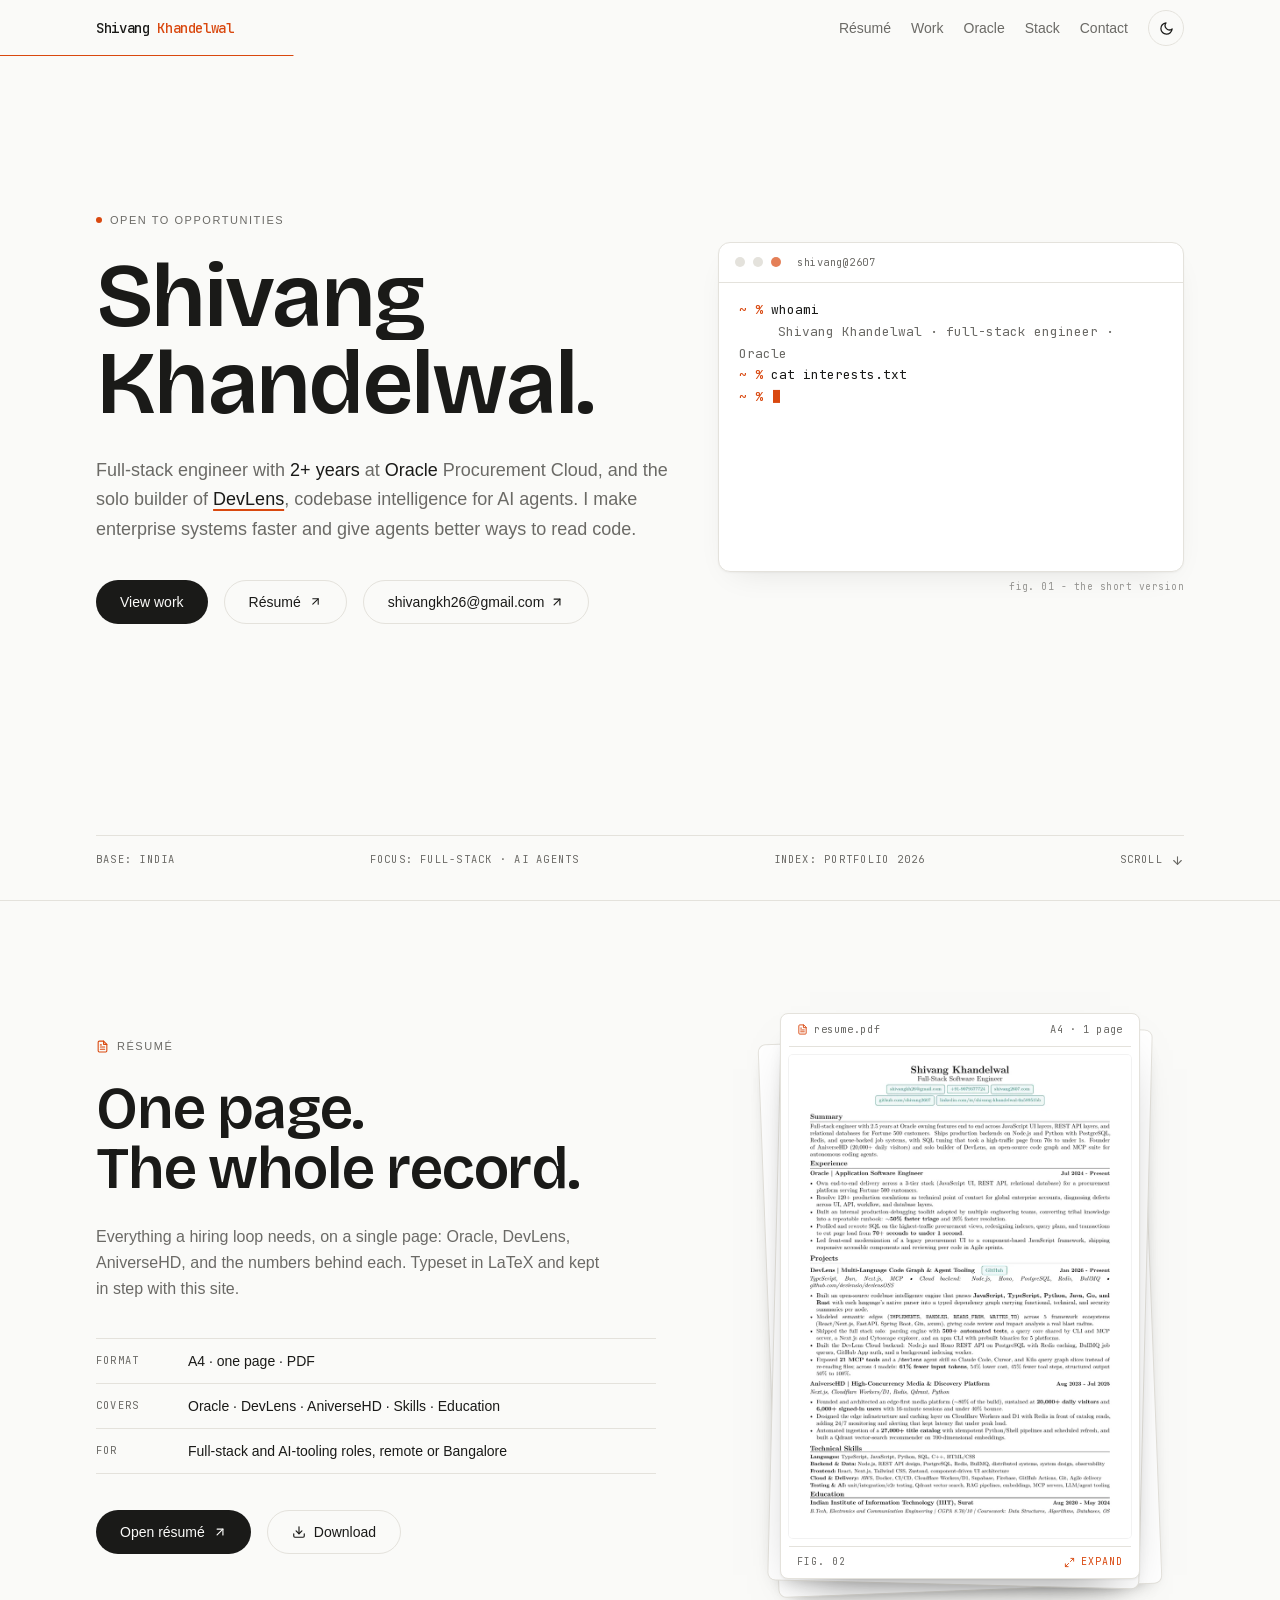
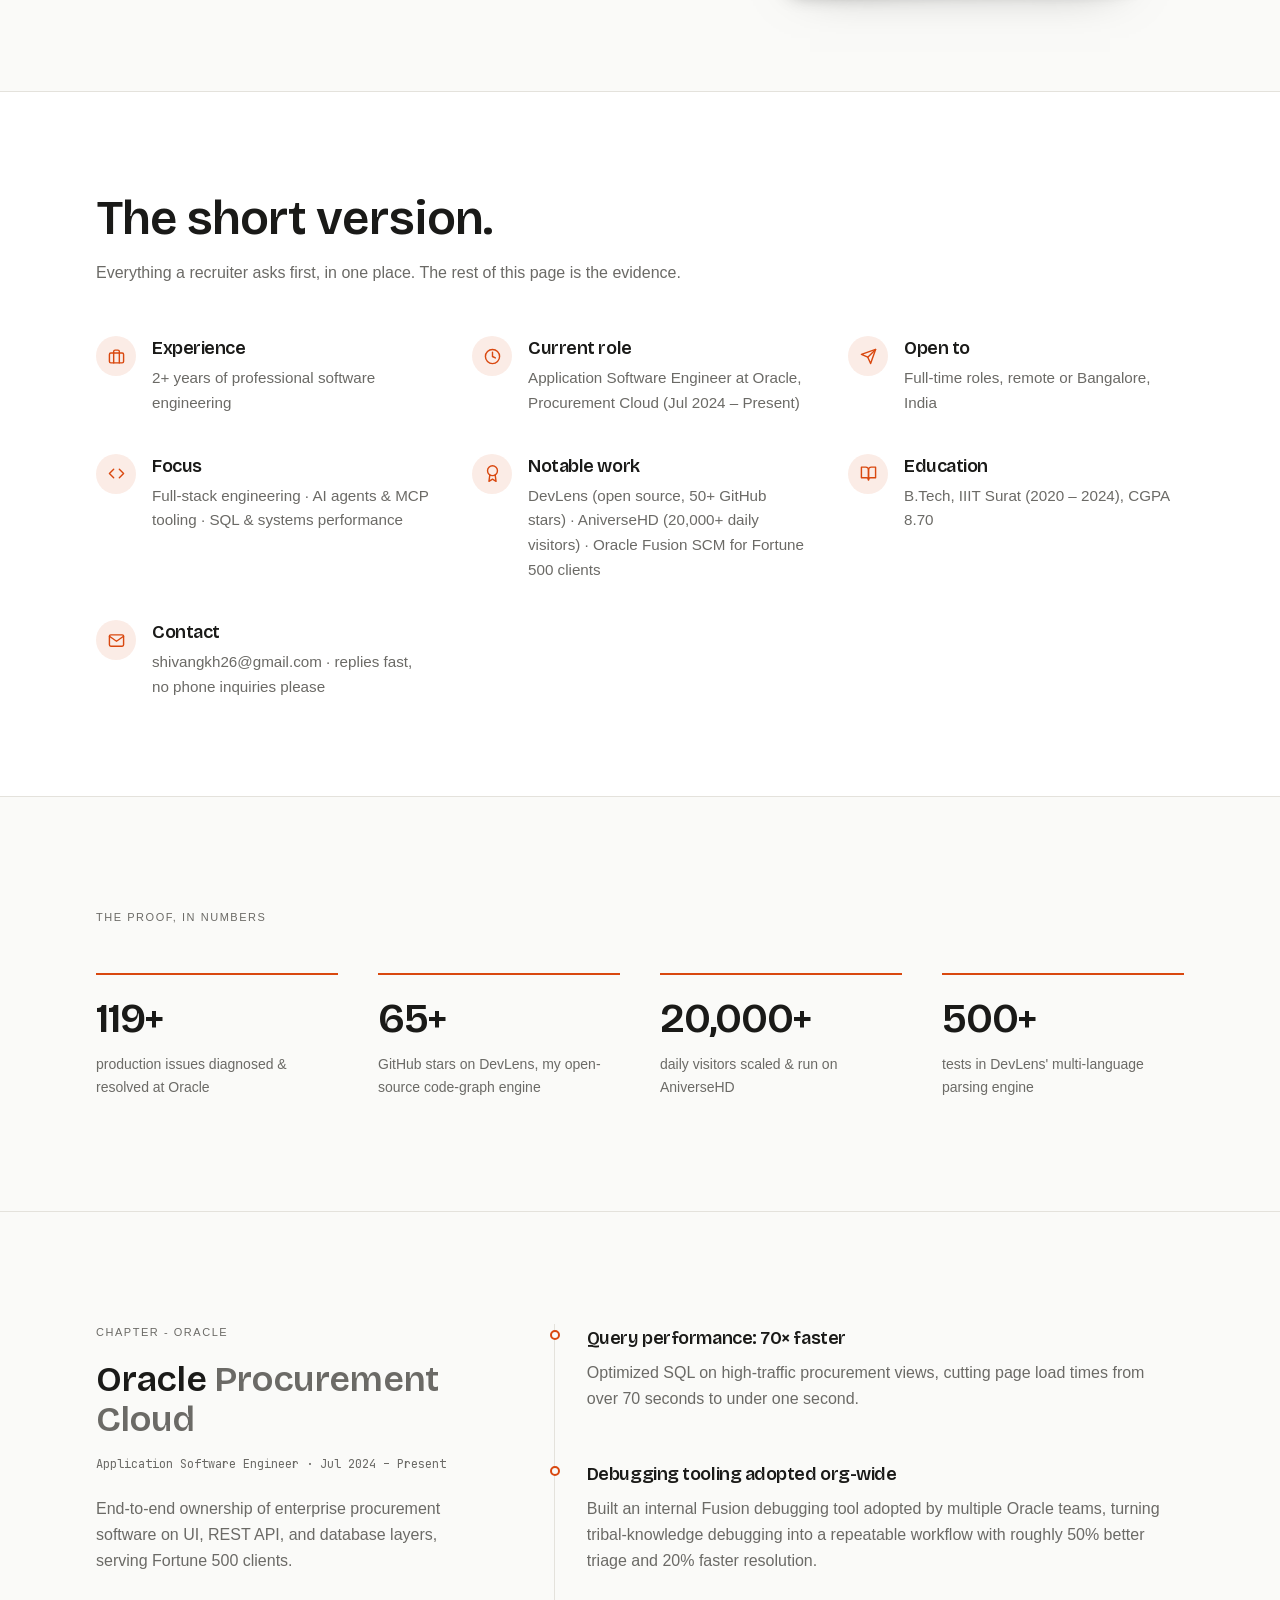
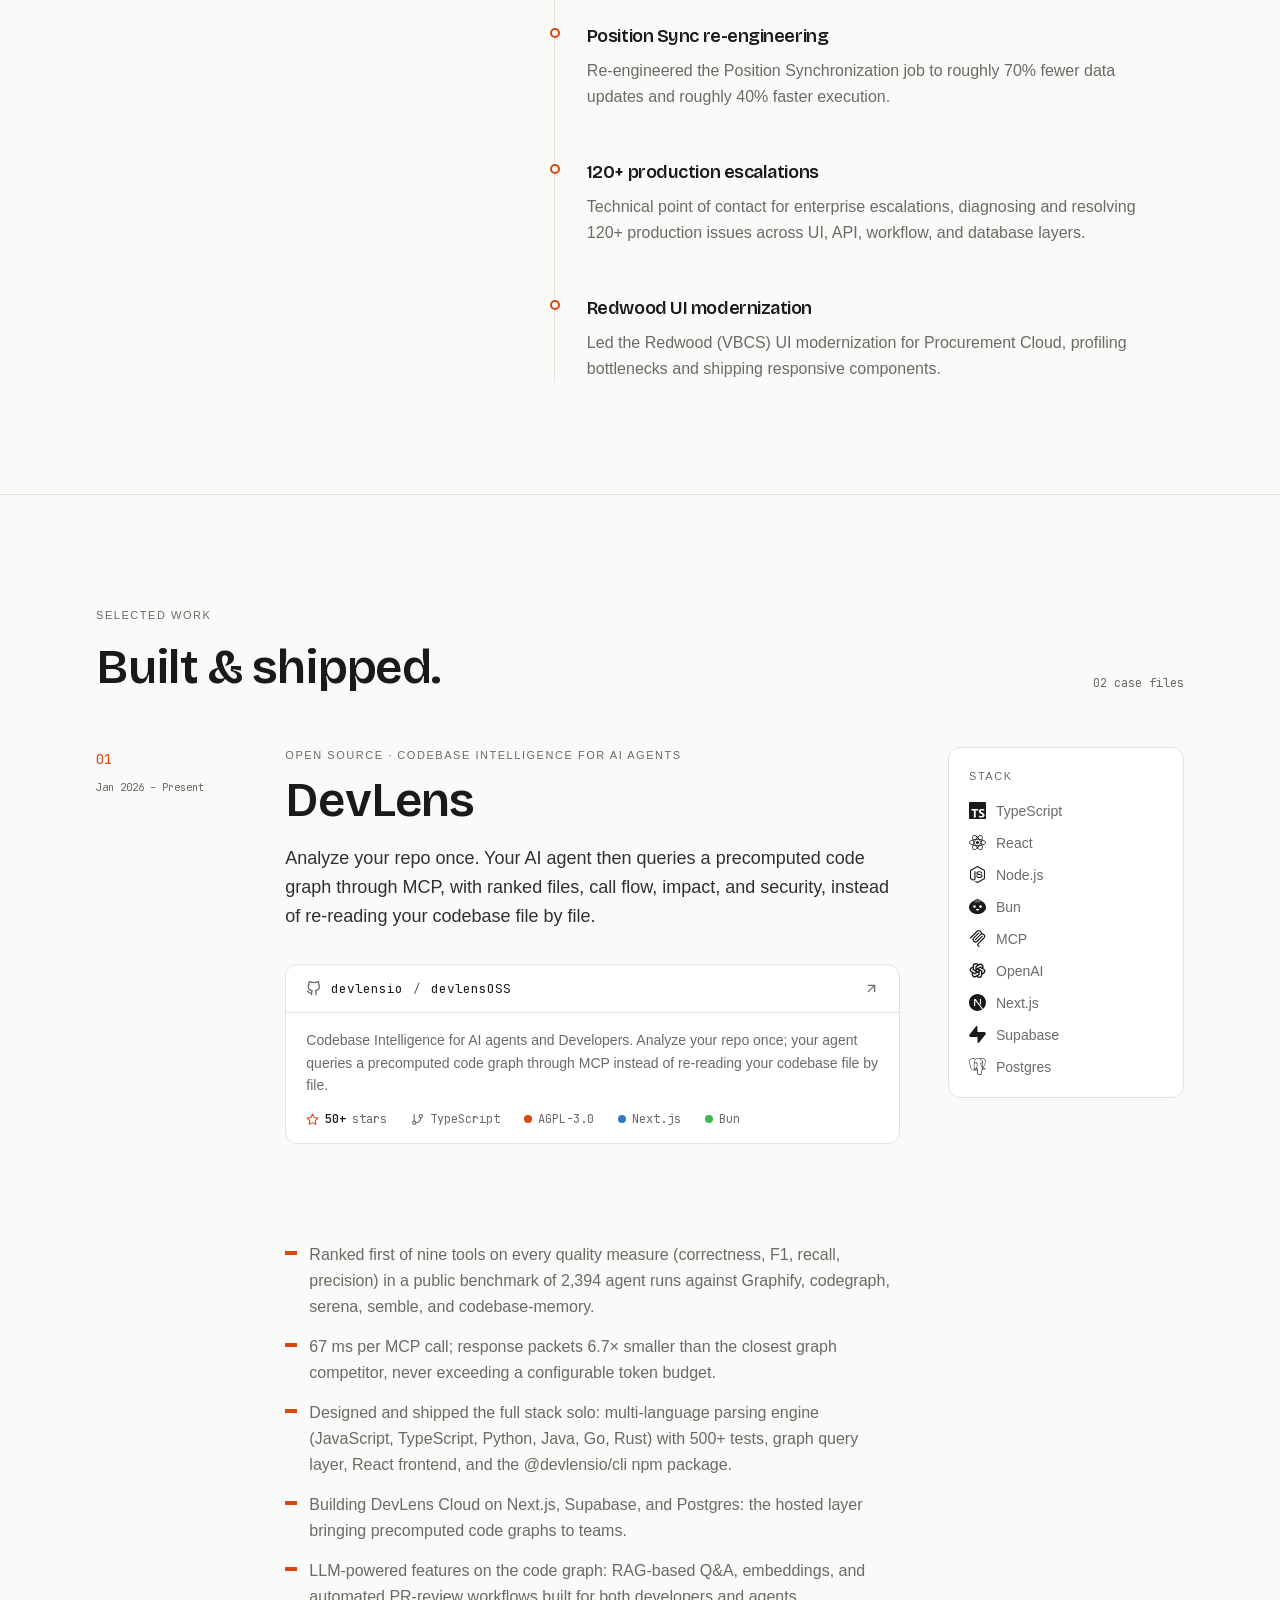
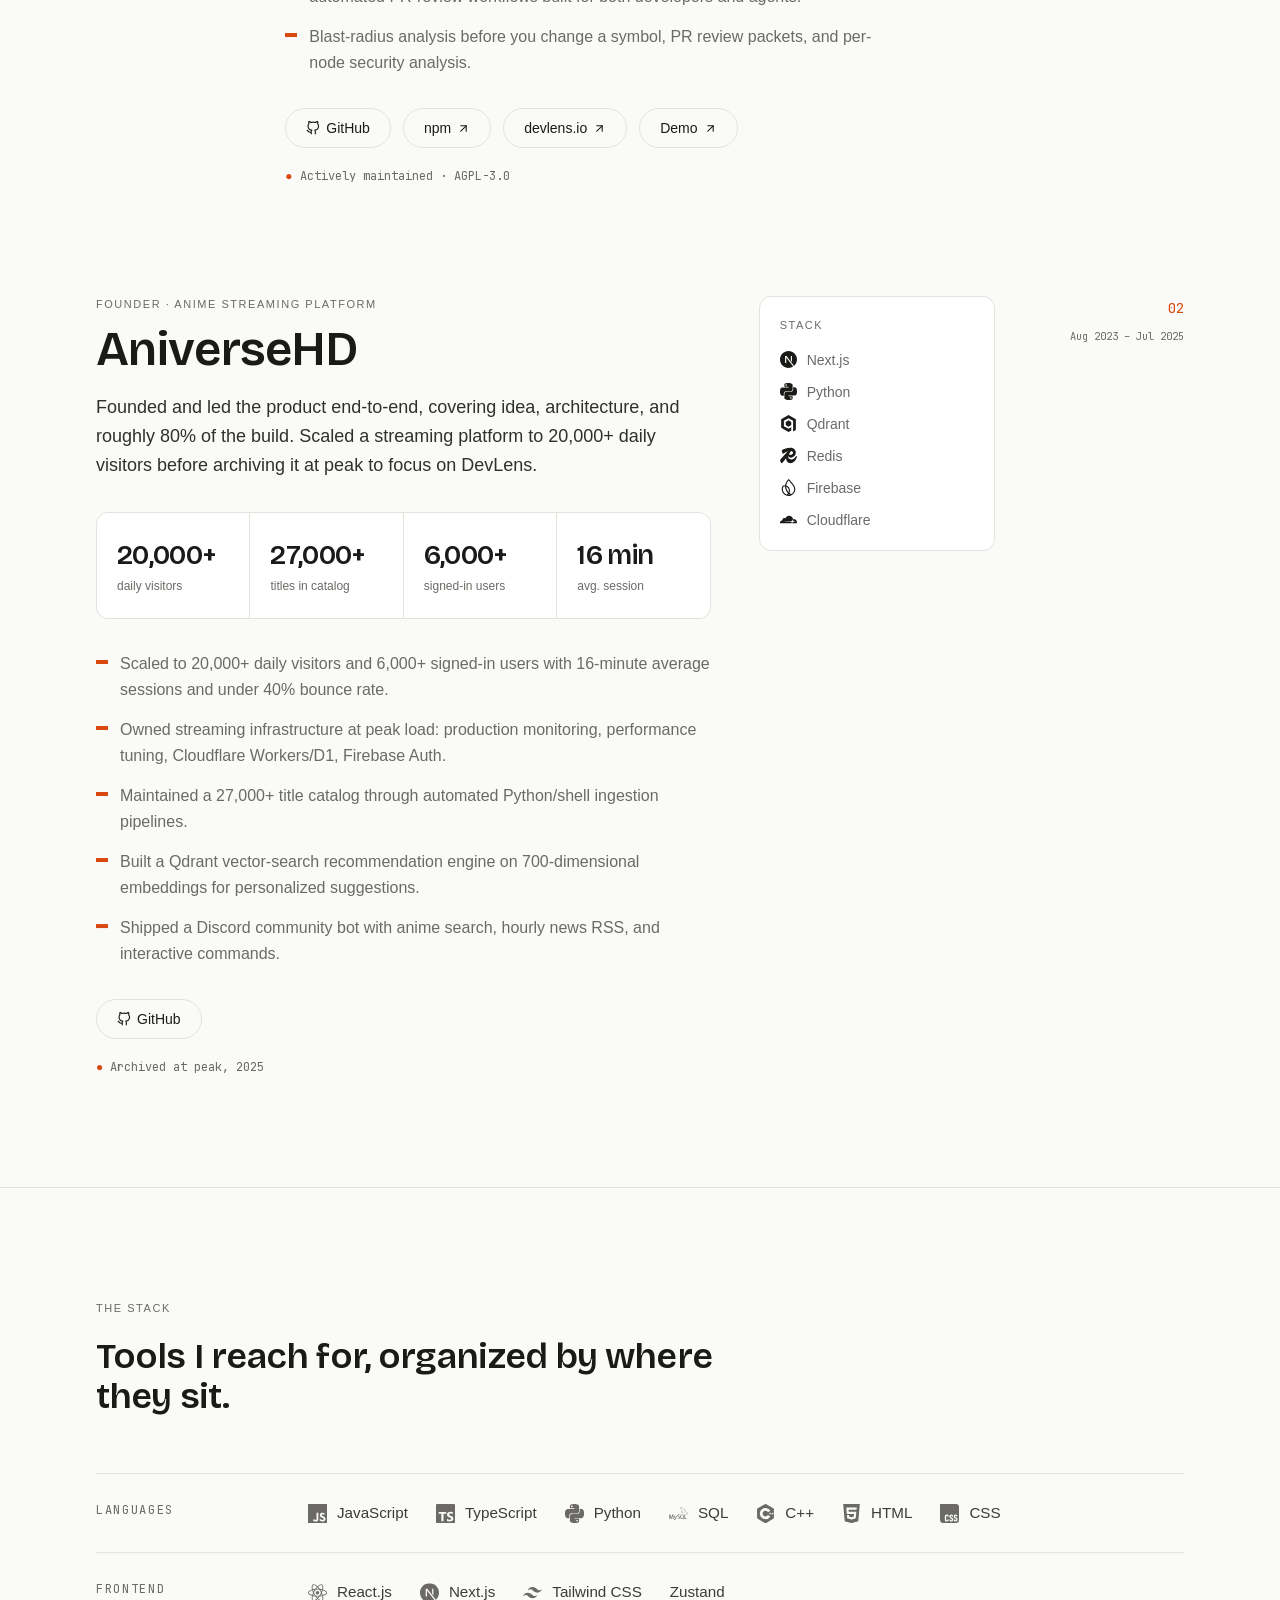
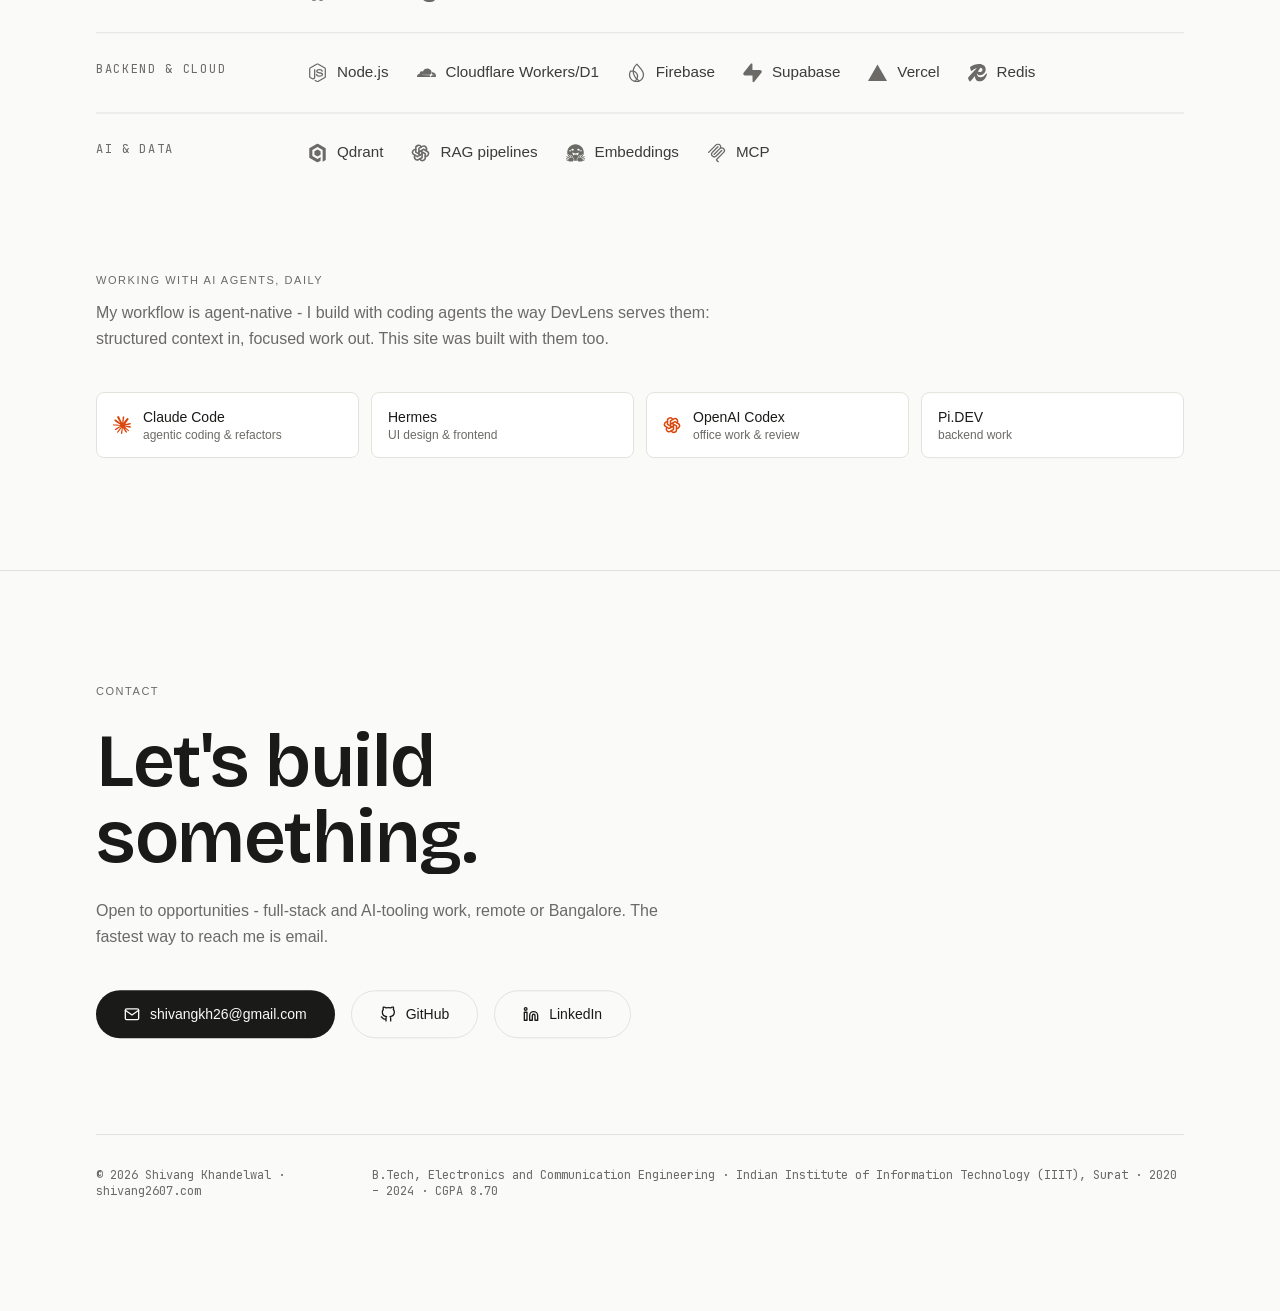
<file: index.html>
<!DOCTYPE html><html lang="en" data-theme="light"><head><meta charSet="utf-8"/><meta name="viewport" content="width=device-width, initial-scale=1"/><link rel="preload" href="/_next/static/media/017d9bea37084d9b-s.p.41rroleoq1br7.woff2" as="font" crossorigin="" type="font/woff2"/><link rel="preload" href="/_next/static/media/70bc3e132a0a741e-s.p.3t6q91iet4nsy.woff2" as="font" crossorigin="" type="font/woff2"/><link rel="preload" href="/_next/static/media/75affa71d1e2f6a7-s.p.17-aodiw50953.woff2" as="font" crossorigin="" type="font/woff2"/><link rel="stylesheet" href="/_next/static/chunks/2oezmll8r1l6e.css" data-precedence="next"/><link rel="preload" as="script" fetchPriority="low" href="/_next/static/chunks/310vm2bl3xxpt.js"/><script src="/_next/static/chunks/1f0m_nyksetzr.js" async=""></script><script src="/_next/static/chunks/1rj7ns8rte9vc.js" async=""></script><script src="/_next/static/chunks/3be3wo2rhu_d4.js" async=""></script><script src="/_next/static/chunks/turbopack-0hzkn0ux1ddr5.js" async=""></script><script src="/_next/static/chunks/0h2qsuyze9ds1.js" async=""></script><script src="/_next/static/chunks/0_4j756hu0kxs.js" async=""></script><meta name="theme-color" content="#fafaf8" media="(prefers-color-scheme: light)"/><meta name="theme-color" content="#101010" media="(prefers-color-scheme: dark)"/><title>Shivang Khandelwal - Full-Stack Engineer</title><meta name="description" content="Full-stack engineer with 2+ years of experience at Oracle Procurement Cloud. Solo builder of DevLens, codebase intelligence for AI agents. Open to full-time roles, remote or Bangalore."/><link rel="author" href="https://shivang2607.com"/><meta name="author" content="Shivang Khandelwal"/><meta name="keywords" content="Shivang Khandelwal,full-stack engineer,Oracle,DevLens,AI agents,MCP,React,Next.js,Node.js,portfolio"/><meta name="creator" content="Shivang Khandelwal"/><meta name="robots" content="index, follow"/><meta name="googlebot" content="index, follow, max-image-preview:large"/><link rel="canonical" href="https://shivang2607.com/"/><meta property="og:title" content="Shivang Khandelwal - Full-Stack Engineer"/><meta property="og:description" content="Full-stack engineer with 2+ years of experience at Oracle Procurement Cloud. Solo builder of DevLens, codebase intelligence for AI agents. Open to full-time roles, remote or Bangalore."/><meta property="og:url" content="https://shivang2607.com/"/><meta property="og:site_name" content="Shivang Khandelwal"/><meta property="og:locale" content="en_US"/><meta property="og:type" content="profile"/><meta name="twitter:card" content="summary_large_image"/><meta name="twitter:title" content="Shivang Khandelwal - Full-Stack Engineer"/><meta name="twitter:description" content="Full-stack engineer with 2+ years of experience at Oracle Procurement Cloud. Solo builder of DevLens, codebase intelligence for AI agents. Open to full-time roles, remote or Bangalore."/><link rel="icon" href="/icon.svg?icon.36lumgwgehj-3.svg" sizes="any" type="image/svg+xml"/><meta name="next-size-adjust" content=""/><script>(()=>{try{const t=localStorage.getItem("theme");if(t==="dark"||t==="light")document.documentElement.dataset.theme=t;else document.documentElement.dataset.theme="light";}catch(e){document.documentElement.dataset.theme="light";}})();</script><script type="application/ld+json">{"@context":"https://schema.org","@graph":[{"@type":"Person","@id":"https://shivang2607.com/#person","name":"Shivang Khandelwal","url":"https://shivang2607.com","email":"mailto:shivangkh26@gmail.com","jobTitle":"Full-Stack Engineer","description":"Full-stack engineer with 2+ years of experience at Oracle Procurement Cloud. Solo builder of DevLens, codebase intelligence for AI agents. Open to full-time roles, remote or Bangalore.","worksFor":{"@type":"Organization","name":"Oracle","department":"Procurement Cloud"},"alumniOf":{"@type":"CollegeOrUniversity","name":"Indian Institute of Information Technology (IIIT), Surat"},"address":{"@type":"PostalAddress","addressCountry":"IN"},"knowsAbout":["JavaScript","TypeScript","Python","SQL","C++","HTML","CSS","React.js","Next.js","Tailwind CSS","Zustand","Node.js","Cloudflare Workers/D1","Firebase","Supabase","Vercel","Redis","Qdrant","RAG pipelines","Embeddings","MCP","AI agent tooling"],"sameAs":["https://github.com/shivang2607","https://www.linkedin.com/in/shivang-khandelwal-0a58951bb","https://github.com/devlensio/devlensOSS","https://www.npmjs.com/package/@devlensio/cli"]},{"@type":"WebSite","@id":"https://shivang2607.com/#website","url":"https://shivang2607.com","name":"Shivang Khandelwal","description":"Full-stack engineer with 2+ years of experience at Oracle Procurement Cloud. Solo builder of DevLens, codebase intelligence for AI agents. Open to full-time roles, remote or Bangalore.","publisher":{"@id":"https://shivang2607.com/#person"},"inLanguage":"en"},{"@type":"SoftwareSourceCode","@id":"https://shivang2607.com/#project-devlens","name":"DevLens","description":"Analyze your repo once. Your AI agent then queries a precomputed code graph through MCP, with ranked files, call flow, impact, and security, instead of re-reading your codebase file by file.","url":"https://github.com/devlensio/devlensOSS","author":{"@id":"https://shivang2607.com/#person"},"keywords":"TypeScript, React, Node.js, Bun, MCP, OpenAI, Next.js, Supabase, Postgres","codeRepository":"https://github.com/devlensio/devlensOSS","programmingLanguage":["TypeScript","JavaScript","Python"],"runtimePlatform":"Node.js","license":"https://www.gnu.org/licenses/agpl-3.0"},{"@type":"SoftwareApplication","@id":"https://shivang2607.com/#project-aniversehd","name":"AniverseHD","description":"Founded and led the product end-to-end, covering idea, architecture, and roughly 80% of the build. Scaled a streaming platform to 20,000+ daily visitors before archiving it at peak to focus on DevLens.","url":"https://github.com/shivang2607","author":{"@id":"https://shivang2607.com/#person"},"keywords":"Next.js, Python, Qdrant, Redis, Firebase, Cloudflare","applicationCategory":"MultimediaApplication","operatingSystem":"Web"},{"@type":"ItemList","@id":"https://shivang2607.com/#agents","name":"AI agents and coding tools used by Shivang Khandelwal","itemListElement":[{"@type":"ListItem","position":1,"item":{"@type":"SoftwareApplication","name":"Claude Code","applicationCategory":"DeveloperApplication"}},{"@type":"ListItem","position":2,"item":{"@type":"SoftwareApplication","name":"Hermes","applicationCategory":"DeveloperApplication"}},{"@type":"ListItem","position":3,"item":{"@type":"SoftwareApplication","name":"OpenAI Codex","applicationCategory":"DeveloperApplication"}},{"@type":"ListItem","position":4,"item":{"@type":"SoftwareApplication","name":"Pi.DEV","applicationCategory":"DeveloperApplication"}}]}]}</script><script src="/_next/static/chunks/0cz1d0mv5g_q7.js" noModule=""></script></head><body class="bricolage_grotesque_9d91b8bf-module__4pkBmW__variable archivo_c50fddcf-module__xTJHDW__variable jetbrains_mono_80bdd358-module__UtJNba__variable min-h-screen flex flex-col antialiased"><div hidden=""><!--$--><!--/$--></div><header class="fixed inset-x-0 top-0 z-50 transition-all duration-300 border-b border-transparent"><div class="mx-auto flex h-14 max-w-6xl items-center justify-between px-5 md:px-8"><a href="#top" class="font-mono text-sm font-medium tracking-tight">Shivang<span class="text-accent"> Khandelwal</span></a><nav aria-label="Primary" class="flex items-center gap-5"><a href="#resume" class="relative hidden text-sm text-muted transition-colors after:absolute after:-bottom-1 after:left-0 after:h-px after:w-full after:origin-left after:scale-x-0 after:bg-accent after:transition-transform after:duration-300 after:content-[&#x27;&#x27;] hover:text-ink hover:after:scale-x-100 sm:inline">Résumé</a><a href="#work" class="relative hidden text-sm text-muted transition-colors after:absolute after:-bottom-1 after:left-0 after:h-px after:w-full after:origin-left after:scale-x-0 after:bg-accent after:transition-transform after:duration-300 after:content-[&#x27;&#x27;] hover:text-ink hover:after:scale-x-100 sm:inline">Work</a><a href="#oracle" class="relative hidden text-sm text-muted transition-colors after:absolute after:-bottom-1 after:left-0 after:h-px after:w-full after:origin-left after:scale-x-0 after:bg-accent after:transition-transform after:duration-300 after:content-[&#x27;&#x27;] hover:text-ink hover:after:scale-x-100 sm:inline">Oracle</a><a href="#stack" class="relative hidden text-sm text-muted transition-colors after:absolute after:-bottom-1 after:left-0 after:h-px after:w-full after:origin-left after:scale-x-0 after:bg-accent after:transition-transform after:duration-300 after:content-[&#x27;&#x27;] hover:text-ink hover:after:scale-x-100 sm:inline">Stack</a><a href="#contact" class="relative hidden text-sm text-muted transition-colors after:absolute after:-bottom-1 after:left-0 after:h-px after:w-full after:origin-left after:scale-x-0 after:bg-accent after:transition-transform after:duration-300 after:content-[&#x27;&#x27;] hover:text-ink hover:after:scale-x-100 sm:inline">Contact</a><button type="button" aria-label="Switch to dark theme" title="Switch to dark theme" class="inline-flex h-9 w-9 items-center justify-center rounded-full border border-line text-ink transition-colors hover:border-accent hover:text-accent"><svg stroke="currentColor" fill="none" stroke-width="2" viewBox="0 0 24 24" stroke-linecap="round" stroke-linejoin="round" height="15" width="15" xmlns="http://www.w3.org/2000/svg"><path d="M21 12.79A9 9 0 1 1 11.21 3 7 7 0 0 0 21 12.79z"></path></svg></button></nav></div><div aria-hidden="true" class="absolute inset-x-0 bottom-0 h-px origin-left bg-accent" style="transform:scaleX(0)"></div></header><main id="top" class="flex-1"><section id="hero" aria-label="Introduction" class="relative mx-auto flex min-h-svh w-full max-w-6xl flex-col justify-center px-5 pt-4 pb-20 md:px-8"><div class="grid items-center gap-10 md:grid-cols-[1.25fr_1fr]"><div><p class="kicker mb-6 flex items-center gap-2"><span class="inline-block h-1.5 w-1.5 animate-pulse rounded-full bg-accent"></span>Open to opportunities</p><h1 class="font-display text-[clamp(2.9rem,8.5vw,5.6rem)] leading-[0.98] font-semibold tracking-[-0.03em]"><span><span class="block overflow-hidden"><span class="block text-ink" style="transform:translateY(110%)">Shivang</span></span><span class="block overflow-hidden"><span class="block text-ink" style="transform:translateY(110%)">Khandelwal.</span></span></span></h1><p class="mt-7 max-w-xl text-lg leading-relaxed text-muted">Full-stack engineer with<!-- --> <strong class="font-medium text-ink">2+ years</strong> at<!-- --> <strong class="font-medium text-ink">Oracle</strong> <!-- -->Procurement Cloud, and the solo builder of<!-- --> <a href="#project-devlens" class="font-medium text-ink underline decoration-accent decoration-2 underline-offset-4 hover:text-accent">DevLens</a>, codebase intelligence for AI agents. I make enterprise systems faster and give agents better ways to read code.</p><div class="mt-9 flex flex-wrap items-center gap-4"><div style="opacity:0;transform:translateY(24px)"><a href="#work" class="inline-flex h-11 items-center gap-2 rounded-full bg-ink px-6 text-sm font-medium text-background transition-transform duration-200 hover:-translate-y-0.5">View work</a></div><div style="opacity:0;transform:translateY(24px)"><a href="/resume.pdf" target="_blank" rel="noopener noreferrer" class="group inline-flex h-11 items-center gap-2 rounded-full border border-line px-6 text-sm font-medium text-ink transition-colors hover:border-accent hover:text-accent">Résumé<svg stroke="currentColor" fill="none" stroke-width="2" viewBox="0 0 24 24" stroke-linecap="round" stroke-linejoin="round" class="transition-transform duration-200 group-hover:-translate-y-0.5 group-hover:translate-x-0.5" height="13" width="13" xmlns="http://www.w3.org/2000/svg"><line x1="7" y1="17" x2="17" y2="7"></line><polyline points="7 7 17 7 17 17"></polyline></svg></a></div><div style="opacity:0;transform:translateY(24px)"><a href="mailto:shivangkh26@gmail.com" class="inline-flex h-11 items-center gap-1.5 rounded-full border border-line px-6 text-sm font-medium text-ink transition-colors hover:border-accent hover:text-accent">shivangkh26@gmail.com<!-- --> <svg stroke="currentColor" fill="none" stroke-width="2" viewBox="0 0 24 24" stroke-linecap="round" stroke-linejoin="round" height="14" width="14" xmlns="http://www.w3.org/2000/svg"><line x1="7" y1="17" x2="17" y2="7"></line><polyline points="7 7 17 7 17 17"></polyline></svg></a></div></div></div><div class="hidden md:block" aria-hidden="true"><div aria-hidden="true" class="relative"><span class="sr-only">Terminal session: who Shivang is, what he focuses on, the projects he built, and the stack he works in.</span><div class="overflow-hidden rounded-xl border border-line bg-surface shadow-[0_1px_2px_rgba(0,0,0,0.04),0_12px_32px_-16px_rgba(0,0,0,0.12)]"><div class="flex items-center gap-2 border-b border-line px-4 py-3"><span class="h-2.5 w-2.5 rounded-full bg-line"></span><span class="h-2.5 w-2.5 rounded-full bg-line"></span><span class="h-2.5 w-2.5 rounded-full bg-accent/70"></span><span class="ml-2 font-mono text-[0.65rem] tracking-wider text-muted">shivang@2607</span></div><div class="h-[288px] overflow-hidden px-5 py-4 font-mono text-[0.78rem] leading-[1.7] sm:text-[0.8rem]"><p class="break-all text-ink"><span class="mr-2 text-accent">~ %</span><span class="ml-0.5 inline-block h-[1em] w-[0.55em] translate-y-[0.15em] animate-pulse bg-accent"></span></p></div></div><p class="mt-2 text-right font-mono text-[0.6rem] tracking-wider text-muted opacity-70">fig. 01 - the short version</p></div></div></div><div class="absolute inset-x-5 bottom-8 md:inset-x-8"><div class="flex items-end justify-between gap-6 border-t border-line pt-4 font-mono text-[0.65rem] uppercase tracking-[0.12em] text-muted"><span>Base: India</span><span class="hidden sm:inline">Focus: Full-stack · AI agents</span><span class="hidden md:inline">Index: Portfolio 2026</span><a href="#snapshot" aria-label="Scroll to the story" class="group flex items-center gap-2 transition-colors hover:text-accent">Scroll<span class="block transition-transform duration-300 ease-out group-hover:translate-y-1"><svg stroke="currentColor" fill="none" stroke-width="2" viewBox="0 0 24 24" stroke-linecap="round" stroke-linejoin="round" height="13" width="13" xmlns="http://www.w3.org/2000/svg"><line x1="12" y1="5" x2="12" y2="19"></line><polyline points="19 12 12 19 5 12"></polyline></svg></span></a></div></div></section><section id="resume" aria-label="Résumé" class="rule w-full scroll-mt-20 border-line"><div class="mx-auto grid max-w-6xl items-center gap-14 px-5 py-20 md:px-8 md:py-28 lg:grid-cols-[1fr_0.8fr] lg:gap-20"><div><div style="opacity:0;transform:translateY(12px)"><p class="kicker mb-6 flex items-center gap-2"><svg stroke="currentColor" fill="none" stroke-width="2" viewBox="0 0 24 24" stroke-linecap="round" stroke-linejoin="round" class="text-accent" height="13" width="13" xmlns="http://www.w3.org/2000/svg"><path d="M14 2H6a2 2 0 0 0-2 2v16a2 2 0 0 0 2 2h12a2 2 0 0 0 2-2V8z"></path><polyline points="14 2 14 8 20 8"></polyline><line x1="16" y1="13" x2="8" y2="13"></line><line x1="16" y1="17" x2="8" y2="17"></line><polyline points="10 9 9 9 8 9"></polyline></svg>Résumé</p></div><h2 class="font-display text-[clamp(2.1rem,5.6vw,3.7rem)] font-semibold leading-[1.02] tracking-[-0.02em]"><span><span class="block overflow-hidden"><span class="block " style="transform:translateY(110%)">One page.</span></span><span class="block overflow-hidden"><span class="block " style="transform:translateY(110%)">The whole record.</span></span></span></h2><div style="opacity:0;transform:translateY(28px)"><p class="mt-6 max-w-lg leading-relaxed text-muted">Everything a hiring loop needs, on a single page: Oracle, DevLens, AniverseHD, and the numbers behind each. Typeset in LaTeX and kept in step with this site.</p></div><dl class="mt-9 border-t border-line"><div style="opacity:0;transform:translateY(10px)"><div class="flex gap-5 border-b border-line py-3"><dt class="w-[4.5rem] shrink-0 pt-0.5 font-mono text-[0.65rem] uppercase tracking-[0.12em] text-muted">Format</dt><dd class="text-sm text-ink">A4 · one page · PDF</dd></div></div><div style="opacity:0;transform:translateY(10px)"><div class="flex gap-5 border-b border-line py-3"><dt class="w-[4.5rem] shrink-0 pt-0.5 font-mono text-[0.65rem] uppercase tracking-[0.12em] text-muted">Covers</dt><dd class="text-sm text-ink">Oracle · DevLens · AniverseHD · Skills · Education</dd></div></div><div style="opacity:0;transform:translateY(10px)"><div class="flex gap-5 border-b border-line py-3"><dt class="w-[4.5rem] shrink-0 pt-0.5 font-mono text-[0.65rem] uppercase tracking-[0.12em] text-muted">For</dt><dd class="text-sm text-ink">Full-stack and AI-tooling roles, remote or Bangalore</dd></div></div></dl><div style="opacity:0;transform:translateY(14px)"><div class="mt-9 flex flex-wrap items-center gap-4"><a href="/resume.pdf" target="_blank" rel="noopener noreferrer" class="group inline-flex h-11 items-center gap-2 rounded-full bg-ink px-6 text-sm font-medium text-background transition-transform duration-200 hover:-translate-y-0.5">Open résumé<svg stroke="currentColor" fill="none" stroke-width="2" viewBox="0 0 24 24" stroke-linecap="round" stroke-linejoin="round" class="transition-transform duration-200 group-hover:-translate-y-0.5 group-hover:translate-x-0.5" height="14" width="14" xmlns="http://www.w3.org/2000/svg"><line x1="7" y1="17" x2="17" y2="7"></line><polyline points="7 7 17 7 17 17"></polyline></svg></a><a href="/resume.pdf" download="" class="inline-flex h-11 items-center gap-2 rounded-full border border-line px-6 text-sm font-medium transition-colors hover:border-accent hover:text-accent"><svg stroke="currentColor" fill="none" stroke-width="2" viewBox="0 0 24 24" stroke-linecap="round" stroke-linejoin="round" height="14" width="14" xmlns="http://www.w3.org/2000/svg"><path d="M21 15v4a2 2 0 0 1-2 2H5a2 2 0 0 1-2-2v-4"></path><polyline points="7 10 12 15 17 10"></polyline><line x1="12" y1="15" x2="12" y2="3"></line></svg> Download</a></div></div></div><div class="resume-stack group/sheet relative mx-auto w-full max-w-[360px] [perspective:1500px]"><span aria-hidden="true" class="absolute inset-x-2 top-6 -bottom-3 -rotate-[2.2deg] rounded-lg border border-line bg-surface shadow-[0_8px_20px_-14px_rgba(0,0,0,0.45)] transition-transform duration-500 ease-out group-hover/sheet:-translate-y-0.5 group-hover/sheet:-rotate-[3.8deg] md:-inset-x-3"></span><span aria-hidden="true" class="absolute inset-x-1 top-3 -bottom-1.5 rotate-[1.4deg] rounded-lg border border-line bg-surface shadow-[0_10px_22px_-16px_rgba(0,0,0,0.45)] transition-transform duration-500 ease-out group-hover/sheet:-translate-y-0.5 group-hover/sheet:rotate-[2.8deg] md:-inset-x-1.5"></span><button type="button" aria-label="Open the full résumé preview" class="relative block w-full cursor-pointer overflow-hidden rounded-lg border border-line bg-surface p-2 text-left shadow-[0_1px_2px_rgba(0,0,0,0.05),0_26px_52px_-30px_rgba(0,0,0,0.5)] transition-colors duration-300 hover:border-accent/60" style="transform-style:preserve-3d;opacity:0;transform:translateY(52px)"><span class="flex items-center justify-between border-b border-line px-2 pb-2 font-mono text-[0.65rem] tracking-[0.06em] text-muted"><span class="flex items-center gap-1.5"><svg stroke="currentColor" fill="none" stroke-width="2" viewBox="0 0 24 24" stroke-linecap="round" stroke-linejoin="round" class="text-accent" height="11" width="11" xmlns="http://www.w3.org/2000/svg"><path d="M14 2H6a2 2 0 0 0-2 2v16a2 2 0 0 0 2 2h12a2 2 0 0 0 2-2V8z"></path><polyline points="14 2 14 8 20 8"></polyline><line x1="16" y1="13" x2="8" y2="13"></line><line x1="16" y1="17" x2="8" y2="17"></line><polyline points="10 9 9 9 8 9"></polyline></svg> resume.pdf</span><span>A4 · 1 page</span></span><span class="relative mt-2 block overflow-hidden rounded-[4px] bg-white ring-1 ring-black/5"><img src="/resume-page-sm.webp" srcSet="/resume-page-sm.webp 780w, /resume-page.webp 1600w" sizes="(min-width: 768px) 340px, 82vw" width="780" height="1103" loading="lazy" decoding="async" alt="First page of Shivang Khandelwal&#x27;s résumé: summary, Oracle experience, DevLens and AniverseHD projects, technical skills, and education." class="resume-page block w-full"/><span aria-hidden="true" class="pointer-events-none absolute inset-0 opacity-0 transition-opacity duration-300 group-hover/sheet:opacity-100" style="background-image:radial-gradient(circle 320px at 50% 50%, color-mix(in srgb, var(--accent) 34%, transparent), transparent 78%)"></span><span aria-hidden="true" class="pointer-events-none absolute inset-y-0 w-1/3 -skew-x-12 bg-gradient-to-r from-transparent via-white/50 to-transparent" style="transform:translateX(-140%)"></span></span><span class="mt-2 flex items-center justify-between border-t border-line px-2 pt-2 font-mono text-[0.62rem] uppercase tracking-[0.1em]"><span class="text-muted">fig. 02</span><span class="flex items-center gap-1.5 text-accent"><svg stroke="currentColor" fill="none" stroke-width="2" viewBox="0 0 24 24" stroke-linecap="round" stroke-linejoin="round" height="11" width="11" xmlns="http://www.w3.org/2000/svg"><polyline points="15 3 21 3 21 9"></polyline><polyline points="9 21 3 21 3 15"></polyline><line x1="21" y1="3" x2="14" y2="10"></line><line x1="3" y1="21" x2="10" y2="14"></line></svg>Expand</span></span></button></div></div></section><section id="snapshot" aria-label="Recruiter snapshot: key facts" class="rule w-full border-line bg-surface"><div class="mx-auto max-w-6xl px-5 py-16 md:px-8 md:py-24"><h2 class="font-display text-[clamp(1.9rem,4vw,3rem)] font-semibold leading-tight tracking-[-0.02em] text-ink">The short version.</h2><p class="mt-3 max-w-2xl text-base leading-relaxed text-muted">Everything a recruiter asks first, in one place. The rest of this page is the evidence.</p><div class="mt-12 grid grid-cols-1 gap-x-10 gap-y-9 sm:grid-cols-2 lg:grid-cols-3"><div style="opacity:0;transform:translateY(24px)"><div class="flex h-full gap-4"><span class="mt-0.5 flex h-10 w-10 shrink-0 items-center justify-center rounded-full bg-accent/10 text-accent"><svg stroke="currentColor" fill="none" stroke-width="2" viewBox="0 0 24 24" stroke-linecap="round" stroke-linejoin="round" height="17" width="17" xmlns="http://www.w3.org/2000/svg"><rect x="2" y="7" width="20" height="14" rx="2" ry="2"></rect><path d="M16 21V5a2 2 0 0 0-2-2h-4a2 2 0 0 0-2 2v16"></path></svg></span><div><dt class="font-display text-lg font-semibold tracking-tight text-ink">Experience</dt><dd class="mt-1 text-[0.95rem] leading-relaxed text-muted">2+ years of professional software engineering</dd></div></div></div><div style="opacity:0;transform:translateY(24px)"><div class="flex h-full gap-4"><span class="mt-0.5 flex h-10 w-10 shrink-0 items-center justify-center rounded-full bg-accent/10 text-accent"><svg stroke="currentColor" fill="none" stroke-width="2" viewBox="0 0 24 24" stroke-linecap="round" stroke-linejoin="round" height="17" width="17" xmlns="http://www.w3.org/2000/svg"><circle cx="12" cy="12" r="10"></circle><polyline points="12 6 12 12 16 14"></polyline></svg></span><div><dt class="font-display text-lg font-semibold tracking-tight text-ink">Current role</dt><dd class="mt-1 text-[0.95rem] leading-relaxed text-muted">Application Software Engineer at Oracle, Procurement Cloud (Jul 2024 – Present)</dd></div></div></div><div style="opacity:0;transform:translateY(24px)"><div class="flex h-full gap-4"><span class="mt-0.5 flex h-10 w-10 shrink-0 items-center justify-center rounded-full bg-accent/10 text-accent"><svg stroke="currentColor" fill="none" stroke-width="2" viewBox="0 0 24 24" stroke-linecap="round" stroke-linejoin="round" height="17" width="17" xmlns="http://www.w3.org/2000/svg"><line x1="22" y1="2" x2="11" y2="13"></line><polygon points="22 2 15 22 11 13 2 9 22 2"></polygon></svg></span><div><dt class="font-display text-lg font-semibold tracking-tight text-ink">Open to</dt><dd class="mt-1 text-[0.95rem] leading-relaxed text-muted">Full-time roles, remote or Bangalore, India</dd></div></div></div><div style="opacity:0;transform:translateY(24px)"><div class="flex h-full gap-4"><span class="mt-0.5 flex h-10 w-10 shrink-0 items-center justify-center rounded-full bg-accent/10 text-accent"><svg stroke="currentColor" fill="none" stroke-width="2" viewBox="0 0 24 24" stroke-linecap="round" stroke-linejoin="round" height="17" width="17" xmlns="http://www.w3.org/2000/svg"><polyline points="16 18 22 12 16 6"></polyline><polyline points="8 6 2 12 8 18"></polyline></svg></span><div><dt class="font-display text-lg font-semibold tracking-tight text-ink">Focus</dt><dd class="mt-1 text-[0.95rem] leading-relaxed text-muted">Full-stack engineering · AI agents &amp; MCP tooling · SQL &amp; systems performance</dd></div></div></div><div style="opacity:0;transform:translateY(24px)"><div class="flex h-full gap-4"><span class="mt-0.5 flex h-10 w-10 shrink-0 items-center justify-center rounded-full bg-accent/10 text-accent"><svg stroke="currentColor" fill="none" stroke-width="2" viewBox="0 0 24 24" stroke-linecap="round" stroke-linejoin="round" height="17" width="17" xmlns="http://www.w3.org/2000/svg"><circle cx="12" cy="8" r="7"></circle><polyline points="8.21 13.89 7 23 12 20 17 23 15.79 13.88"></polyline></svg></span><div><dt class="font-display text-lg font-semibold tracking-tight text-ink">Notable work</dt><dd class="mt-1 text-[0.95rem] leading-relaxed text-muted">DevLens (open source, 50+ GitHub stars) · AniverseHD (20,000+ daily visitors) · Oracle Fusion SCM for Fortune 500 clients</dd></div></div></div><div style="opacity:0;transform:translateY(24px)"><div class="flex h-full gap-4"><span class="mt-0.5 flex h-10 w-10 shrink-0 items-center justify-center rounded-full bg-accent/10 text-accent"><svg stroke="currentColor" fill="none" stroke-width="2" viewBox="0 0 24 24" stroke-linecap="round" stroke-linejoin="round" height="17" width="17" xmlns="http://www.w3.org/2000/svg"><path d="M2 3h6a4 4 0 0 1 4 4v14a3 3 0 0 0-3-3H2z"></path><path d="M22 3h-6a4 4 0 0 0-4 4v14a3 3 0 0 1 3-3h7z"></path></svg></span><div><dt class="font-display text-lg font-semibold tracking-tight text-ink">Education</dt><dd class="mt-1 text-[0.95rem] leading-relaxed text-muted">B.Tech, IIIT Surat (2020 – 2024), CGPA 8.70</dd></div></div></div><div style="opacity:0;transform:translateY(24px)"><div class="flex h-full gap-4"><span class="mt-0.5 flex h-10 w-10 shrink-0 items-center justify-center rounded-full bg-accent/10 text-accent"><svg stroke="currentColor" fill="none" stroke-width="2" viewBox="0 0 24 24" stroke-linecap="round" stroke-linejoin="round" height="17" width="17" xmlns="http://www.w3.org/2000/svg"><path d="M4 4h16c1.1 0 2 .9 2 2v12c0 1.1-.9 2-2 2H4c-1.1 0-2-.9-2-2V6c0-1.1.9-2 2-2z"></path><polyline points="22,6 12,13 2,6"></polyline></svg></span><div><dt class="font-display text-lg font-semibold tracking-tight text-ink">Contact</dt><dd class="mt-1 text-[0.95rem] leading-relaxed text-muted">shivangkh26@gmail.com · replies fast, no phone inquiries please</dd></div></div></div></div></div></section><section id="proof" aria-label="Results in numbers" class="rule w-full border-line"><div class="mx-auto max-w-6xl px-5 py-20 md:px-8 md:py-28"><p class="kicker mb-12">The proof, in numbers</p><div class="grid grid-cols-1 gap-x-10 gap-y-12 sm:grid-cols-2 lg:grid-cols-4"><div style="opacity:0;transform:translateY(24px)"><div class="border-t-2 border-accent pt-5"><span class="block font-display text-4xl font-semibold tracking-tight text-ink md:text-[2.6rem]">120<!-- -->+</span><p class="mt-3 text-sm leading-relaxed text-muted">production issues diagnosed &amp; resolved at Oracle</p></div></div><div style="opacity:0;transform:translateY(24px)"><div class="border-t-2 border-accent pt-5"><span class="block font-display text-4xl font-semibold tracking-tight text-ink md:text-[2.6rem]">65<!-- -->+</span><p class="mt-3 text-sm leading-relaxed text-muted">GitHub stars on DevLens, my open-source code-graph engine</p></div></div><div style="opacity:0;transform:translateY(24px)"><div class="border-t-2 border-accent pt-5"><span class="block font-display text-4xl font-semibold tracking-tight text-ink md:text-[2.6rem]">20,000<!-- -->+</span><p class="mt-3 text-sm leading-relaxed text-muted">daily visitors scaled &amp; run on AniverseHD</p></div></div><div style="opacity:0;transform:translateY(24px)"><div class="border-t-2 border-accent pt-5"><span class="block font-display text-4xl font-semibold tracking-tight text-ink md:text-[2.6rem]">500<!-- -->+</span><p class="mt-3 text-sm leading-relaxed text-muted">tests in DevLens&#x27; multi-language parsing engine</p></div></div></div></div></section><section id="oracle" aria-label="Experience" class="rule w-full border-line"><div class="mx-auto max-w-6xl px-5 py-20 md:px-8 md:py-28"><div class="grid gap-12 md:grid-cols-[1fr_1.6fr] md:gap-16"><div class="md:sticky md:top-28 md:self-start"><p class="kicker mb-5">Chapter - Oracle</p><h2 class="font-display text-3xl font-semibold tracking-tight md:text-4xl">Oracle<!-- --> <span class="text-muted">Procurement Cloud</span></h2><p class="mt-4 font-mono text-xs text-muted">Application Software Engineer<!-- --> · <!-- -->Jul 2024 – Present</p><p class="mt-6 max-w-sm leading-relaxed text-muted">End-to-end ownership of enterprise procurement software on UI, REST API, and database layers, serving Fortune 500 clients.</p></div><ol class="relative ml-2 border-l border-line pl-8 md:ml-0"><li class="relative pb-12 last:pb-0" style="opacity:0;transform:translateY(28px)"><span aria-hidden="true" class="absolute -left-[37px] top-1.5 h-2.5 w-2.5 rounded-full border-2 border-accent bg-background"></span><h3 class="font-display text-lg font-semibold tracking-tight text-ink">Query performance: 70× faster</h3><p class="mt-2 max-w-xl leading-relaxed text-muted">Optimized SQL on high-traffic procurement views, cutting page load times from over 70 seconds to under one second.</p></li><li class="relative pb-12 last:pb-0" style="opacity:0;transform:translateY(28px)"><span aria-hidden="true" class="absolute -left-[37px] top-1.5 h-2.5 w-2.5 rounded-full border-2 border-accent bg-background"></span><h3 class="font-display text-lg font-semibold tracking-tight text-ink">Debugging tooling adopted org-wide</h3><p class="mt-2 max-w-xl leading-relaxed text-muted">Built an internal Fusion debugging tool adopted by multiple Oracle teams, turning tribal-knowledge debugging into a repeatable workflow with roughly 50% better triage and 20% faster resolution.</p></li><li class="relative pb-12 last:pb-0" style="opacity:0;transform:translateY(28px)"><span aria-hidden="true" class="absolute -left-[37px] top-1.5 h-2.5 w-2.5 rounded-full border-2 border-accent bg-background"></span><h3 class="font-display text-lg font-semibold tracking-tight text-ink">Position Sync re-engineering</h3><p class="mt-2 max-w-xl leading-relaxed text-muted">Re-engineered the Position Synchronization job to roughly 70% fewer data updates and roughly 40% faster execution.</p></li><li class="relative pb-12 last:pb-0" style="opacity:0;transform:translateY(28px)"><span aria-hidden="true" class="absolute -left-[37px] top-1.5 h-2.5 w-2.5 rounded-full border-2 border-accent bg-background"></span><h3 class="font-display text-lg font-semibold tracking-tight text-ink">120+ production escalations</h3><p class="mt-2 max-w-xl leading-relaxed text-muted">Technical point of contact for enterprise escalations, diagnosing and resolving 120+ production issues across UI, API, workflow, and database layers.</p></li><li class="relative pb-12 last:pb-0" style="opacity:0;transform:translateY(28px)"><span aria-hidden="true" class="absolute -left-[37px] top-1.5 h-2.5 w-2.5 rounded-full border-2 border-accent bg-background"></span><h3 class="font-display text-lg font-semibold tracking-tight text-ink">Redwood UI modernization</h3><p class="mt-2 max-w-xl leading-relaxed text-muted">Led the Redwood (VBCS) UI modernization for Procurement Cloud, profiling bottlenecks and shipping responsive components.</p></li></ol></div></div></section><section id="work" aria-label="Projects" class="rule w-full border-line"><div class="mx-auto max-w-6xl px-5 py-20 md:px-8 md:py-28"><div class="mb-14 flex items-end justify-between"><div><p class="kicker mb-5">Selected work</p><h2 class="font-display text-3xl font-semibold tracking-tight md:text-5xl"><span><span class="block overflow-hidden"><span class="block " style="transform:translateY(110%)">Built &amp; shipped.</span></span></span></h2></div><span class="hidden font-mono text-xs text-muted md:block">02<!-- --> case files</span></div><div class="flex flex-col gap-20 md:gap-28"><article id="project-devlens" aria-label="DevLens - case study" class="grid gap-8 md:grid-cols-12 md:gap-12"><div class="md:col-span-2 " style="opacity:0;transform:translateY(16px)"><span class="font-mono text-sm text-accent">01</span><p class="mt-2 font-mono text-[0.65rem] leading-relaxed text-muted">Jan 2026 – Present</p></div><div class="md:col-span-7"><div style="opacity:0;transform:translateY(20px)"><p class="kicker mb-3">Open source · Codebase intelligence for AI agents</p><h3 class="font-display text-4xl font-semibold tracking-tight md:text-5xl">DevLens</h3><p class="mt-5 text-lg leading-relaxed text-ink/90">Analyze your repo once. Your AI agent then queries a precomputed code graph through MCP, with ranked files, call flow, impact, and security, instead of re-reading your codebase file by file.</p></div><div style="opacity:0;transform:translateY(22px)"><div class="mt-8"><a href="https://github.com/devlensio/devlensOSS" target="_blank" rel="noopener noreferrer" aria-label="Open DevLens on GitHub (opens in a new tab)" class="group block rounded-xl border border-line bg-surface transition-colors duration-200 hover:border-accent"><div class="flex items-center justify-between border-b border-line px-5 py-3.5"><span class="flex items-center gap-2.5 font-mono text-[0.8rem] text-ink"><svg stroke="currentColor" fill="none" stroke-width="2" viewBox="0 0 24 24" stroke-linecap="round" stroke-linejoin="round" class="text-muted transition-colors group-hover:text-accent" height="15" width="15" xmlns="http://www.w3.org/2000/svg"><path d="M9 19c-5 1.5-5-2.5-7-3m14 6v-3.87a3.37 3.37 0 0 0-.94-2.61c3.14-.35 6.44-1.54 6.44-7A5.44 5.44 0 0 0 20 4.77 5.07 5.07 0 0 0 19.91 1S18.73.65 16 2.48a13.38 13.38 0 0 0-7 0C6.27.65 5.09 1 5.09 1A5.07 5.07 0 0 0 5 4.77a5.44 5.44 0 0 0-1.5 3.78c0 5.42 3.3 6.61 6.44 7A3.37 3.37 0 0 0 9 18.13V22"></path></svg>devlensio<span class="text-muted">/</span>devlensOSS</span><svg stroke="currentColor" fill="none" stroke-width="2" viewBox="0 0 24 24" stroke-linecap="round" stroke-linejoin="round" class="text-muted transition-all duration-200 group-hover:-translate-y-0.5 group-hover:translate-x-0.5 group-hover:text-accent" height="15" width="15" xmlns="http://www.w3.org/2000/svg"><line x1="7" y1="17" x2="17" y2="7"></line><polyline points="7 7 17 7 17 17"></polyline></svg></div><p class="px-5 pt-4 text-sm leading-relaxed text-muted">Codebase Intelligence for AI agents and Developers. Analyze your repo once; your agent queries a precomputed code graph through MCP instead of re-reading your codebase file by file.</p><div class="flex flex-wrap items-center gap-x-6 gap-y-2 px-5 pb-4 pt-3.5 font-mono text-xs text-muted"><span class="flex items-center gap-1.5"><svg stroke="currentColor" fill="none" stroke-width="2" viewBox="0 0 24 24" stroke-linecap="round" stroke-linejoin="round" class="text-accent transition-transform duration-200 group-hover:scale-110" height="13" width="13" xmlns="http://www.w3.org/2000/svg"><polygon points="12 2 15.09 8.26 22 9.27 17 14.14 18.18 21.02 12 17.77 5.82 21.02 7 14.14 2 9.27 8.91 8.26 12 2"></polygon></svg><span class="font-medium text-ink tabular-nums">50+</span>stars</span><span class="flex items-center gap-1.5"><svg stroke="currentColor" fill="none" stroke-width="2" viewBox="0 0 24 24" stroke-linecap="round" stroke-linejoin="round" class="text-muted" height="13" width="13" xmlns="http://www.w3.org/2000/svg"><line x1="6" y1="3" x2="6" y2="15"></line><circle cx="18" cy="6" r="3"></circle><circle cx="6" cy="18" r="3"></circle><path d="M18 9a9 9 0 0 1-9 9"></path></svg>TypeScript</span><span class="flex items-center gap-1.5"><span class="inline-block h-2 w-2 rounded-full bg-accent"></span>AGPL-3.0</span><span class="hidden items-center gap-1.5 sm:flex"><span class="inline-block h-2 w-2 rounded-full bg-[#3178c6]"></span>Next.js</span><span class="hidden items-center gap-1.5 sm:flex"><span class="inline-block h-2 w-2 rounded-full bg-[#3fb950]"></span>Bun</span></div></a></div></div><ul class="mt-8 space-y-3.5"><li style="opacity:0;transform:translateY(16px)"><span class="flex gap-3 leading-relaxed text-muted"><span aria-hidden="true" class="mt-[0.55rem] h-1 w-3 shrink-0 bg-accent"></span><span>50+ GitHub stars and an active community. Maintainer of devlensio/devlensOSS (AGPL-3.0), with @devlensio/cli published on npm.</span></span></li><li style="opacity:0;transform:translateY(16px)"><span class="flex gap-3 leading-relaxed text-muted"><span aria-hidden="true" class="mt-[0.55rem] h-1 w-3 shrink-0 bg-accent"></span><span>Ranked first of nine tools on every quality measure (correctness, F1, recall, precision) in a public benchmark of 2,394 agent runs against Graphify, codegraph, serena, semble, and codebase-memory.</span></span></li><li style="opacity:0;transform:translateY(16px)"><span class="flex gap-3 leading-relaxed text-muted"><span aria-hidden="true" class="mt-[0.55rem] h-1 w-3 shrink-0 bg-accent"></span><span>67 ms per MCP call; response packets 6.7× smaller than the closest graph competitor, never exceeding a configurable token budget.</span></span></li><li style="opacity:0;transform:translateY(16px)"><span class="flex gap-3 leading-relaxed text-muted"><span aria-hidden="true" class="mt-[0.55rem] h-1 w-3 shrink-0 bg-accent"></span><span>Designed and shipped the full stack solo: multi-language parsing engine (JavaScript, TypeScript, Python, Java, Go, Rust) with 500+ tests, graph query layer, React frontend, and the @devlensio/cli npm package.</span></span></li><li style="opacity:0;transform:translateY(16px)"><span class="flex gap-3 leading-relaxed text-muted"><span aria-hidden="true" class="mt-[0.55rem] h-1 w-3 shrink-0 bg-accent"></span><span>Building DevLens Cloud on Next.js, Supabase, and Postgres: the hosted layer bringing precomputed code graphs to teams.</span></span></li><li style="opacity:0;transform:translateY(16px)"><span class="flex gap-3 leading-relaxed text-muted"><span aria-hidden="true" class="mt-[0.55rem] h-1 w-3 shrink-0 bg-accent"></span><span>LLM-powered features on the code graph: RAG-based Q&amp;A, embeddings, and automated PR-review workflows built for both developers and agents.</span></span></li><li style="opacity:0;transform:translateY(16px)"><span class="flex gap-3 leading-relaxed text-muted"><span aria-hidden="true" class="mt-[0.55rem] h-1 w-3 shrink-0 bg-accent"></span><span>Blast-radius analysis before you change a symbol, PR review packets, and per-node security analysis.</span></span></li></ul><div style="opacity:0;transform:translateY(14px)"><div class="mt-8 flex flex-wrap items-center gap-3"><a href="https://github.com/devlensio/devlensOSS" target="_blank" rel="noopener noreferrer" class="inline-flex h-10 items-center gap-1.5 rounded-full border border-line px-5 text-sm font-medium transition-colors hover:border-accent hover:text-accent"><svg stroke="currentColor" fill="none" stroke-width="2" viewBox="0 0 24 24" stroke-linecap="round" stroke-linejoin="round" height="14" width="14" xmlns="http://www.w3.org/2000/svg"><path d="M9 19c-5 1.5-5-2.5-7-3m14 6v-3.87a3.37 3.37 0 0 0-.94-2.61c3.14-.35 6.44-1.54 6.44-7A5.44 5.44 0 0 0 20 4.77 5.07 5.07 0 0 0 19.91 1S18.73.65 16 2.48a13.38 13.38 0 0 0-7 0C6.27.65 5.09 1 5.09 1A5.07 5.07 0 0 0 5 4.77a5.44 5.44 0 0 0-1.5 3.78c0 5.42 3.3 6.61 6.44 7A3.37 3.37 0 0 0 9 18.13V22"></path></svg>GitHub</a><a href="https://www.npmjs.com/package/@devlensio/cli" target="_blank" rel="noopener noreferrer" class="inline-flex h-10 items-center gap-1.5 rounded-full border border-line px-5 text-sm font-medium transition-colors hover:border-accent hover:text-accent">npm<svg stroke="currentColor" fill="none" stroke-width="2" viewBox="0 0 24 24" stroke-linecap="round" stroke-linejoin="round" height="13" width="13" xmlns="http://www.w3.org/2000/svg"><line x1="7" y1="17" x2="17" y2="7"></line><polyline points="7 7 17 7 17 17"></polyline></svg></a><a href="https://devlens.io" target="_blank" rel="noopener noreferrer" class="inline-flex h-10 items-center gap-1.5 rounded-full border border-line px-5 text-sm font-medium transition-colors hover:border-accent hover:text-accent">devlens.io<svg stroke="currentColor" fill="none" stroke-width="2" viewBox="0 0 24 24" stroke-linecap="round" stroke-linejoin="round" height="13" width="13" xmlns="http://www.w3.org/2000/svg"><line x1="7" y1="17" x2="17" y2="7"></line><polyline points="7 7 17 7 17 17"></polyline></svg></a><a href="https://youtu.be/6OMsk8lNv4c" target="_blank" rel="noopener noreferrer" class="inline-flex h-10 items-center gap-1.5 rounded-full border border-line px-5 text-sm font-medium transition-colors hover:border-accent hover:text-accent">Demo<svg stroke="currentColor" fill="none" stroke-width="2" viewBox="0 0 24 24" stroke-linecap="round" stroke-linejoin="round" height="13" width="13" xmlns="http://www.w3.org/2000/svg"><line x1="7" y1="17" x2="17" y2="7"></line><polyline points="7 7 17 7 17 17"></polyline></svg></a></div><p class="mt-5 font-mono text-xs text-muted"><span class="text-accent">●</span> <!-- -->Actively maintained · AGPL-3.0</p></div></div><div class="md:col-span-3" style="opacity:0;transform:translateY(16px)"><div class="rounded-xl border border-line bg-surface p-5 md:sticky md:top-24"><p class="kicker mb-4">Stack</p><ul class="space-y-3"><li class="flex items-center gap-2.5 text-sm text-muted"><svg stroke="currentColor" fill="currentColor" stroke-width="0" role="img" viewBox="0 0 24 24" class="shrink-0 text-ink" aria-hidden="true" height="17" width="17" xmlns="http://www.w3.org/2000/svg"><path d="M1.125 0C.502 0 0 .502 0 1.125v21.75C0 23.498.502 24 1.125 24h21.75c.623 0 1.125-.502 1.125-1.125V1.125C24 .502 23.498 0 22.875 0zm17.363 9.75c.612 0 1.154.037 1.627.111a6.38 6.38 0 0 1 1.306.34v2.458a3.95 3.95 0 0 0-.643-.361 5.093 5.093 0 0 0-.717-.26 5.453 5.453 0 0 0-1.426-.2c-.3 0-.573.028-.819.086a2.1 2.1 0 0 0-.623.242c-.17.104-.3.229-.393.374a.888.888 0 0 0-.14.49c0 .196.053.373.156.529.104.156.252.304.443.444s.423.276.696.41c.273.135.582.274.926.416.47.197.892.407 1.266.628.374.222.695.473.963.753.268.279.472.598.614.957.142.359.214.776.214 1.253 0 .657-.125 1.21-.373 1.656a3.033 3.033 0 0 1-1.012 1.085 4.38 4.38 0 0 1-1.487.596c-.566.12-1.163.18-1.79.18a9.916 9.916 0 0 1-1.84-.164 5.544 5.544 0 0 1-1.512-.493v-2.63a5.033 5.033 0 0 0 3.237 1.2c.333 0 .624-.03.872-.09.249-.06.456-.144.623-.25.166-.108.29-.234.373-.38a1.023 1.023 0 0 0-.074-1.089 2.12 2.12 0 0 0-.537-.5 5.597 5.597 0 0 0-.807-.444 27.72 27.72 0 0 0-1.007-.436c-.918-.383-1.602-.852-2.053-1.405-.45-.553-.676-1.222-.676-2.005 0-.614.123-1.141.369-1.582.246-.441.58-.804 1.004-1.089a4.494 4.494 0 0 1 1.47-.629 7.536 7.536 0 0 1 1.77-.201zm-15.113.188h9.563v2.166H9.506v9.646H6.789v-9.646H3.375z"></path></svg>TypeScript</li><li class="flex items-center gap-2.5 text-sm text-muted"><svg stroke="currentColor" fill="currentColor" stroke-width="0" role="img" viewBox="0 0 24 24" class="shrink-0 text-ink" aria-hidden="true" height="17" width="17" xmlns="http://www.w3.org/2000/svg"><path d="M14.23 12.004a2.236 2.236 0 0 1-2.235 2.236 2.236 2.236 0 0 1-2.236-2.236 2.236 2.236 0 0 1 2.235-2.236 2.236 2.236 0 0 1 2.236 2.236zm2.648-10.69c-1.346 0-3.107.96-4.888 2.622-1.78-1.653-3.542-2.602-4.887-2.602-.41 0-.783.093-1.106.278-1.375.793-1.683 3.264-.973 6.365C1.98 8.917 0 10.42 0 12.004c0 1.59 1.99 3.097 5.043 4.03-.704 3.113-.39 5.588.988 6.38.32.187.69.275 1.102.275 1.345 0 3.107-.96 4.888-2.624 1.78 1.654 3.542 2.603 4.887 2.603.41 0 .783-.09 1.106-.275 1.374-.792 1.683-3.263.973-6.365C22.02 15.096 24 13.59 24 12.004c0-1.59-1.99-3.097-5.043-4.032.704-3.11.39-5.587-.988-6.38-.318-.184-.688-.277-1.092-.278zm-.005 1.09v.006c.225 0 .406.044.558.127.666.382.955 1.835.73 3.704-.054.46-.142.945-.25 1.44-.96-.236-2.006-.417-3.107-.534-.66-.905-1.345-1.727-2.035-2.447 1.592-1.48 3.087-2.292 4.105-2.295zm-9.77.02c1.012 0 2.514.808 4.11 2.28-.686.72-1.37 1.537-2.02 2.442-1.107.117-2.154.298-3.113.538-.112-.49-.195-.964-.254-1.42-.23-1.868.054-3.32.714-3.707.19-.09.4-.127.563-.132zm4.882 3.05c.455.468.91.992 1.36 1.564-.44-.02-.89-.034-1.345-.034-.46 0-.915.01-1.36.034.44-.572.895-1.096 1.345-1.565zM12 8.1c.74 0 1.477.034 2.202.093.406.582.802 1.203 1.183 1.86.372.64.71 1.29 1.018 1.946-.308.655-.646 1.31-1.013 1.95-.38.66-.773 1.288-1.18 1.87-.728.063-1.466.098-2.21.098-.74 0-1.477-.035-2.202-.093-.406-.582-.802-1.204-1.183-1.86-.372-.64-.71-1.29-1.018-1.946.303-.657.646-1.313 1.013-1.954.38-.66.773-1.286 1.18-1.868.728-.064 1.466-.098 2.21-.098zm-3.635.254c-.24.377-.48.763-.704 1.16-.225.39-.435.782-.635 1.174-.265-.656-.49-1.31-.676-1.947.64-.15 1.315-.283 2.015-.386zm7.26 0c.695.103 1.365.23 2.006.387-.18.632-.405 1.282-.66 1.933-.2-.39-.41-.783-.64-1.174-.225-.392-.465-.774-.705-1.146zm3.063.675c.484.15.944.317 1.375.498 1.732.74 2.852 1.708 2.852 2.476-.005.768-1.125 1.74-2.857 2.475-.42.18-.88.342-1.355.493-.28-.958-.646-1.956-1.1-2.98.45-1.017.81-2.01 1.085-2.964zm-13.395.004c.278.96.645 1.957 1.1 2.98-.45 1.017-.812 2.01-1.086 2.964-.484-.15-.944-.318-1.37-.5-1.732-.737-2.852-1.706-2.852-2.474 0-.768 1.12-1.742 2.852-2.476.42-.18.88-.342 1.356-.494zm11.678 4.28c.265.657.49 1.312.676 1.948-.64.157-1.316.29-2.016.39.24-.375.48-.762.705-1.158.225-.39.435-.788.636-1.18zm-9.945.02c.2.392.41.783.64 1.175.23.39.465.772.705 1.143-.695-.102-1.365-.23-2.006-.386.18-.63.406-1.282.66-1.933zM17.92 16.32c.112.493.2.968.254 1.423.23 1.868-.054 3.32-.714 3.708-.147.09-.338.128-.563.128-1.012 0-2.514-.807-4.11-2.28.686-.72 1.37-1.536 2.02-2.44 1.107-.118 2.154-.3 3.113-.54zm-11.83.01c.96.234 2.006.415 3.107.532.66.905 1.345 1.727 2.035 2.446-1.595 1.483-3.092 2.295-4.11 2.295-.22-.005-.406-.05-.553-.132-.666-.38-.955-1.834-.73-3.703.054-.46.142-.944.25-1.438zm4.56.64c.44.02.89.034 1.345.034.46 0 .915-.01 1.36-.034-.44.572-.895 1.095-1.345 1.565-.455-.47-.91-.993-1.36-1.565z"></path></svg>React</li><li class="flex items-center gap-2.5 text-sm text-muted"><svg stroke="currentColor" fill="currentColor" stroke-width="0" role="img" viewBox="0 0 24 24" class="shrink-0 text-ink" aria-hidden="true" height="17" width="17" xmlns="http://www.w3.org/2000/svg"><path d="M11.998,24c-0.321,0-0.641-0.084-0.922-0.247l-2.936-1.737c-0.438-0.245-0.224-0.332-0.08-0.383 c0.585-0.203,0.703-0.25,1.328-0.604c0.065-0.037,0.151-0.023,0.218,0.017l2.256,1.339c0.082,0.045,0.197,0.045,0.272,0l8.795-5.076 c0.082-0.047,0.134-0.141,0.134-0.238V6.921c0-0.099-0.053-0.192-0.137-0.242l-8.791-5.072c-0.081-0.047-0.189-0.047-0.271,0 L3.075,6.68C2.99,6.729,2.936,6.825,2.936,6.921v10.15c0,0.097,0.054,0.189,0.139,0.235l2.409,1.392 c1.307,0.654,2.108-0.116,2.108-0.89V7.787c0-0.142,0.114-0.253,0.256-0.253h1.115c0.139,0,0.255,0.112,0.255,0.253v10.021 c0,1.745-0.95,2.745-2.604,2.745c-0.508,0-0.909,0-2.026-0.551L2.28,18.675c-0.57-0.329-0.922-0.945-0.922-1.604V6.921 c0-0.659,0.353-1.275,0.922-1.603l8.795-5.082c0.557-0.315,1.296-0.315,1.848,0l8.794,5.082c0.57,0.329,0.924,0.944,0.924,1.603 v10.15c0,0.659-0.354,1.273-0.924,1.604l-8.794,5.078C12.643,23.916,12.324,24,11.998,24z M19.099,13.993 c0-1.9-1.284-2.406-3.987-2.763c-2.731-0.361-3.009-0.548-3.009-1.187c0-0.528,0.235-1.233,2.258-1.233 c1.807,0,2.473,0.389,2.747,1.607c0.024,0.115,0.129,0.199,0.247,0.199h1.141c0.071,0,0.138-0.031,0.186-0.081 c0.048-0.054,0.074-0.123,0.067-0.196c-0.177-2.098-1.571-3.076-4.388-3.076c-2.508,0-4.004,1.058-4.004,2.833 c0,1.925,1.488,2.457,3.895,2.695c2.88,0.282,3.103,0.703,3.103,1.269c0,0.983-0.789,1.402-2.642,1.402 c-2.327,0-2.839-0.584-3.011-1.742c-0.02-0.124-0.126-0.215-0.253-0.215h-1.137c-0.141,0-0.254,0.112-0.254,0.253 c0,1.482,0.806,3.248,4.655,3.248C17.501,17.007,19.099,15.91,19.099,13.993z"></path></svg>Node.js</li><li class="flex items-center gap-2.5 text-sm text-muted"><svg stroke="currentColor" fill="currentColor" stroke-width="0" role="img" viewBox="0 0 24 24" class="shrink-0 text-ink" aria-hidden="true" height="17" width="17" xmlns="http://www.w3.org/2000/svg"><path d="M12 22.596c6.628 0 12-4.338 12-9.688 0-3.318-2.057-6.248-5.219-7.986-1.286-.715-2.297-1.357-3.139-1.89C14.058 2.025 13.08 1.404 12 1.404c-1.097 0-2.334.785-3.966 1.821a49.92 49.92 0 0 1-2.816 1.697C2.057 6.66 0 9.59 0 12.908c0 5.35 5.372 9.687 12 9.687v.001ZM10.599 4.715c.334-.759.503-1.58.498-2.409 0-.145.202-.187.23-.029.658 2.783-.902 4.162-2.057 4.624-.124.048-.199-.121-.103-.209a5.763 5.763 0 0 0 1.432-1.977Zm2.058-.102a5.82 5.82 0 0 0-.782-2.306v-.016c-.069-.123.086-.263.185-.172 1.962 2.111 1.307 4.067.556 5.051-.082.103-.23-.003-.189-.126a5.85 5.85 0 0 0 .23-2.431Zm1.776-.561a5.727 5.727 0 0 0-1.612-1.806v-.014c-.112-.085-.024-.274.114-.218 2.595 1.087 2.774 3.18 2.459 4.407a.116.116 0 0 1-.049.071.11.11 0 0 1-.153-.026.122.122 0 0 1-.022-.083 5.891 5.891 0 0 0-.737-2.331Zm-5.087.561c-.617.546-1.282.76-2.063 1-.117 0-.195-.078-.156-.181 1.752-.909 2.376-1.649 2.999-2.778 0 0 .155-.118.188.085 0 .304-.349 1.329-.968 1.874Zm4.945 11.237a2.957 2.957 0 0 1-.937 1.553c-.346.346-.8.565-1.286.62a2.178 2.178 0 0 1-1.327-.62 2.955 2.955 0 0 1-.925-1.553.244.244 0 0 1 .064-.198.234.234 0 0 1 .193-.069h3.965a.226.226 0 0 1 .19.07c.05.053.073.125.063.197Zm-5.458-2.176a1.862 1.862 0 0 1-2.384-.245 1.98 1.98 0 0 1-.233-2.447c.207-.319.503-.566.848-.713a1.84 1.84 0 0 1 1.092-.11c.366.075.703.261.967.531a1.98 1.98 0 0 1 .408 2.114 1.931 1.931 0 0 1-.698.869v.001Zm8.495.005a1.86 1.86 0 0 1-2.381-.253 1.964 1.964 0 0 1-.547-1.366c0-.384.11-.76.32-1.079.207-.319.503-.567.849-.713a1.844 1.844 0 0 1 1.093-.108c.367.076.704.262.968.534a1.98 1.98 0 0 1 .4 2.117 1.932 1.932 0 0 1-.702.868Z"></path></svg>Bun</li><li class="flex items-center gap-2.5 text-sm text-muted"><svg stroke="currentColor" fill="currentColor" stroke-width="0" role="img" viewBox="0 0 24 24" class="shrink-0 text-ink" aria-hidden="true" height="17" width="17" xmlns="http://www.w3.org/2000/svg"><path d="M13.85 0a4.16 4.16 0 0 0-2.95 1.217L1.456 10.66a.835.835 0 0 0 0 1.18.835.835 0 0 0 1.18 0l9.442-9.442a2.49 2.49 0 0 1 3.541 0 2.49 2.49 0 0 1 0 3.541L8.59 12.97l-.1.1a.835.835 0 0 0 0 1.18.835.835 0 0 0 1.18 0l.1-.098 7.03-7.034a2.49 2.49 0 0 1 3.542 0l.049.05a2.49 2.49 0 0 1 0 3.54l-8.54 8.54a1.96 1.96 0 0 0 0 2.755l1.753 1.753a.835.835 0 0 0 1.18 0 .835.835 0 0 0 0-1.18l-1.753-1.753a.266.266 0 0 1 0-.394l8.54-8.54a4.185 4.185 0 0 0 0-5.9l-.05-.05a4.16 4.16 0 0 0-2.95-1.218c-.2 0-.401.02-.6.048a4.17 4.17 0 0 0-1.17-3.552A4.16 4.16 0 0 0 13.85 0m0 3.333a.84.84 0 0 0-.59.245L6.275 10.56a4.186 4.186 0 0 0 0 5.902 4.186 4.186 0 0 0 5.902 0L19.16 9.48a.835.835 0 0 0 0-1.18.835.835 0 0 0-1.18 0l-6.985 6.984a2.49 2.49 0 0 1-3.54 0 2.49 2.49 0 0 1 0-3.54l6.983-6.985a.835.835 0 0 0 0-1.18.84.84 0 0 0-.59-.245"></path></svg>MCP</li><li class="flex items-center gap-2.5 text-sm text-muted"><svg stroke="currentColor" fill="none" stroke-width="2" viewBox="0 0 24 24" stroke-linecap="round" stroke-linejoin="round" class="shrink-0 text-ink" aria-hidden="true" height="17" width="17" xmlns="http://www.w3.org/2000/svg"><path d="M11.217 19.384a3.501 3.501 0 0 0 6.783 -1.217v-5.167l-6 -3.35"></path><path d="M5.214 15.014a3.501 3.501 0 0 0 4.446 5.266l4.34 -2.534v-6.946"></path><path d="M6 7.63c-1.391 -.236 -2.787 .395 -3.534 1.689a3.474 3.474 0 0 0 1.271 4.745l4.263 2.514l6 -3.348"></path><path d="M12.783 4.616a3.501 3.501 0 0 0 -6.783 1.217v5.067l6 3.45"></path><path d="M18.786 8.986a3.501 3.501 0 0 0 -4.446 -5.266l-4.34 2.534v6.946"></path><path d="M18 16.302c1.391 .236 2.787 -.395 3.534 -1.689a3.474 3.474 0 0 0 -1.271 -4.745l-4.308 -2.514l-5.955 3.42"></path></svg>OpenAI</li><li class="flex items-center gap-2.5 text-sm text-muted"><svg stroke="currentColor" fill="currentColor" stroke-width="0" role="img" viewBox="0 0 24 24" class="shrink-0 text-ink" aria-hidden="true" height="17" width="17" xmlns="http://www.w3.org/2000/svg"><path d="M18.665 21.978C16.758 23.255 14.465 24 12 24 5.377 24 0 18.623 0 12S5.377 0 12 0s12 5.377 12 12c0 3.583-1.574 6.801-4.067 9.001L9.219 7.2H7.2v9.596h1.615V9.251l9.85 12.727Zm-3.332-8.533 1.6 2.061V7.2h-1.6v6.245Z"></path></svg>Next.js</li><li class="flex items-center gap-2.5 text-sm text-muted"><svg stroke="currentColor" fill="currentColor" stroke-width="0" role="img" viewBox="0 0 24 24" class="shrink-0 text-ink" aria-hidden="true" height="17" width="17" xmlns="http://www.w3.org/2000/svg"><path d="M11.9 1.036c-.015-.986-1.26-1.41-1.874-.637L.764 12.05C-.33 13.427.65 15.455 2.409 15.455h9.579l.113 7.51c.014.985 1.259 1.408 1.873.636l9.262-11.653c1.093-1.375.113-3.403-1.645-3.403h-9.642z"></path></svg>Supabase</li><li class="flex items-center gap-2.5 text-sm text-muted"><svg stroke="currentColor" fill="currentColor" stroke-width="0" role="img" viewBox="0 0 24 24" class="shrink-0 text-ink" aria-hidden="true" height="17" width="17" xmlns="http://www.w3.org/2000/svg"><path d="M23.5594 14.7228a.5269.5269 0 0 0-.0563-.1191c-.139-.2632-.4768-.3418-1.0074-.2321-1.6533.3411-2.2935.1312-2.5256-.0191 1.342-2.0482 2.445-4.522 3.0411-6.8297.2714-1.0507.7982-3.5237.1222-4.7316a1.5641 1.5641 0 0 0-.1509-.235C21.6931.9086 19.8007.0248 17.5099.0005c-1.4947-.0158-2.7705.3461-3.1161.4794a9.449 9.449 0 0 0-.5159-.0816 8.044 8.044 0 0 0-1.3114-.1278c-1.1822-.0184-2.2038.2642-3.0498.8406-.8573-.3211-4.7888-1.645-7.2219.0788C.9359 2.1526.3086 3.8733.4302 6.3043c.0409.818.5069 3.334 1.2423 5.7436.4598 1.5065.9387 2.7019 1.4334 3.582.553.9942 1.1259 1.5933 1.7143 1.7895.4474.1491 1.1327.1441 1.8581-.7279.8012-.9635 1.5903-1.8258 1.9446-2.2069.4351.2355.9064.3625 1.39.3772a.0569.0569 0 0 0 .0004.0041 11.0312 11.0312 0 0 0-.2472.3054c-.3389.4302-.4094.5197-1.5002.7443-.3102.064-1.1344.2339-1.1464.8115-.0025.1224.0329.2309.0919.3268.2269.4231.9216.6097 1.015.6331 1.3345.3335 2.5044.092 3.3714-.6787-.017 2.231.0775 4.4174.3454 5.0874.2212.5529.7618 1.9045 2.4692 1.9043.2505 0 .5263-.0291.8296-.0941 1.7819-.3821 2.5557-1.1696 2.855-2.9059.1503-.8707.4016-2.8753.5388-4.1012.0169-.0703.0357-.1207.057-.1362.0007-.0005.0697-.0471.4272.0307a.3673.3673 0 0 0 .0443.0068l.2539.0223.0149.001c.8468.0384 1.9114-.1426 2.5312-.4308.6438-.2988 1.8057-1.0323 1.5951-1.6698zM2.371 11.8765c-.7435-2.4358-1.1779-4.8851-1.2123-5.5719-.1086-2.1714.4171-3.6829 1.5623-4.4927 1.8367-1.2986 4.8398-.5408 6.108-.13-.0032.0032-.0066.0061-.0098.0094-2.0238 2.044-1.9758 5.536-1.9708 5.7495-.0002.0823.0066.1989.0162.3593.0348.5873.0996 1.6804-.0735 2.9184-.1609 1.1504.1937 2.2764.9728 3.0892.0806.0841.1648.1631.2518.2374-.3468.3714-1.1004 1.1926-1.9025 2.1576-.5677.6825-.9597.5517-1.0886.5087-.3919-.1307-.813-.5871-1.2381-1.3223-.4796-.839-.9635-2.0317-1.4155-3.5126zm6.0072 5.0871c-.1711-.0428-.3271-.1132-.4322-.1772.0889-.0394.2374-.0902.4833-.1409 1.2833-.2641 1.4815-.4506 1.9143-1.0002.0992-.126.2116-.2687.3673-.4426a.3549.3549 0 0 0 .0737-.1298c.1708-.1513.2724-.1099.4369-.0417.156.0646.3078.26.3695.4752.0291.1016.0619.2945-.0452.4444-.9043 1.2658-2.2216 1.2494-3.1676 1.0128zm2.094-3.988-.0525.141c-.133.3566-.2567.6881-.3334 1.003-.6674-.0021-1.3168-.2872-1.8105-.8024-.6279-.6551-.9131-1.5664-.7825-2.5004.1828-1.3079.1153-2.4468.079-3.0586-.005-.0857-.0095-.1607-.0122-.2199.2957-.2621 1.6659-.9962 2.6429-.7724.4459.1022.7176.4057.8305.928.5846 2.7038.0774 3.8307-.3302 4.7363-.084.1866-.1633.3629-.2311.5454zm7.3637 4.5725c-.0169.1768-.0358.376-.0618.5959l-.146.4383a.3547.3547 0 0 0-.0182.1077c-.0059.4747-.054.6489-.115.8693-.0634.2292-.1353.4891-.1794 1.0575-.11 1.4143-.8782 2.2267-2.4172 2.5565-1.5155.3251-1.7843-.4968-2.0212-1.2217a6.5824 6.5824 0 0 0-.0769-.2266c-.2154-.5858-.1911-1.4119-.1574-2.5551.0165-.5612-.0249-1.9013-.3302-2.6462.0044-.2932.0106-.5909.019-.8918a.3529.3529 0 0 0-.0153-.1126 1.4927 1.4927 0 0 0-.0439-.208c-.1226-.4283-.4213-.7866-.7797-.9351-.1424-.059-.4038-.1672-.7178-.0869.067-.276.1831-.5875.309-.9249l.0529-.142c.0595-.16.134-.3257.213-.5012.4265-.9476 1.0106-2.2453.3766-5.1772-.2374-1.0981-1.0304-1.6343-2.2324-1.5098-.7207.0746-1.3799.3654-1.7088.5321a5.6716 5.6716 0 0 0-.1958.1041c.0918-1.1064.4386-3.1741 1.7357-4.4823a4.0306 4.0306 0 0 1 .3033-.276.3532.3532 0 0 0 .1447-.0644c.7524-.5706 1.6945-.8506 2.802-.8325.4091.0067.8017.0339 1.1742.081 1.939.3544 3.2439 1.4468 4.0359 2.3827.8143.9623 1.2552 1.9315 1.4312 2.4543-1.3232-.1346-2.2234.1268-2.6797.779-.9926 1.4189.543 4.1729 1.2811 5.4964.1353.2426.2522.4522.2889.5413.2403.5825.5515.9713.7787 1.2552.0696.087.1372.1714.1885.245-.4008.1155-1.1208.3825-1.0552 1.717-.0123.1563-.0423.4469-.0834.8148-.0461.2077-.0702.4603-.0994.7662zm.8905-1.6211c-.0405-.8316.2691-.9185.5967-1.0105a2.8566 2.8566 0 0 0 .135-.0406 1.202 1.202 0 0 0 .1342.103c.5703.3765 1.5823.4213 3.0068.1344-.2016.1769-.5189.3994-.9533.6011-.4098.1903-1.0957.333-1.7473.3636-.7197.0336-1.0859-.0807-1.1721-.151zm.5695-9.2712c-.0059.3508-.0542.6692-.1054 1.0017-.055.3576-.112.7274-.1264 1.1762-.0142.4368.0404.8909.0932 1.3301.1066.887.216 1.8003-.2075 2.7014a3.5272 3.5272 0 0 1-.1876-.3856c-.0527-.1276-.1669-.3326-.3251-.6162-.6156-1.1041-2.0574-3.6896-1.3193-4.7446.3795-.5427 1.3408-.5661 2.1781-.463zm.2284 7.0137a12.3762 12.3762 0 0 0-.0853-.1074l-.0355-.0444c.7262-1.1995.5842-2.3862.4578-3.4385-.0519-.4318-.1009-.8396-.0885-1.2226.0129-.4061.0666-.7543.1185-1.0911.0639-.415.1288-.8443.1109-1.3505.0134-.0531.0188-.1158.0118-.1902-.0457-.4855-.5999-1.938-1.7294-3.253-.6076-.7073-1.4896-1.4972-2.6889-2.0395.5251-.1066 1.2328-.2035 2.0244-.1859 2.0515.0456 3.6746.8135 4.8242 2.2824a.908.908 0 0 1 .0667.1002c.7231 1.3556-.2762 6.2751-2.9867 10.5405zm-8.8166-6.1162c-.025.1794-.3089.4225-.6211.4225a.5821.5821 0 0 1-.0809-.0056c-.1873-.026-.3765-.144-.5059-.3156-.0458-.0605-.1203-.178-.1055-.2844.0055-.0401.0261-.0985.0925-.1488.1182-.0894.3518-.1226.6096-.0867.3163.0441.6426.1938.6113.4186zm7.9305-.4114c.0111.0792-.049.201-.1531.3102-.0683.0717-.212.1961-.4079.2232a.5456.5456 0 0 1-.075.0052c-.2935 0-.5414-.2344-.5607-.3717-.024-.1765.2641-.3106.5611-.352.297-.0414.6111.0088.6356.1851z"></path></svg>Postgres</li></ul></div></div></article><article id="project-aniversehd" aria-label="AniverseHD - case study" class="grid gap-8 md:grid-cols-12 md:gap-12"><div class="md:col-span-2 md:order-3 md:text-right" style="opacity:0;transform:translateY(16px)"><span class="font-mono text-sm text-accent">02</span><p class="mt-2 font-mono text-[0.65rem] leading-relaxed text-muted">Aug 2023 – Jul 2025</p></div><div class="md:col-span-7"><div style="opacity:0;transform:translateY(20px)"><p class="kicker mb-3">Founder · Anime streaming platform</p><h3 class="font-display text-4xl font-semibold tracking-tight md:text-5xl">AniverseHD</h3><p class="mt-5 text-lg leading-relaxed text-ink/90">Founded and led the product end-to-end, covering idea, architecture, and roughly 80% of the build. Scaled a streaming platform to 20,000+ daily visitors before archiving it at peak to focus on DevLens.</p></div><div style="opacity:0;transform:translateY(22px)"><div class="mt-8"><div aria-label="AniverseHD platform metrics" class="grid grid-cols-2 gap-px overflow-hidden rounded-xl border border-line bg-line sm:grid-cols-4"><div class="bg-surface px-5 py-6"><span class="block font-display text-2xl font-semibold tracking-tight text-ink md:text-[1.7rem]">20,000+</span><span class="mt-1 block text-xs leading-snug text-muted">daily visitors</span></div><div class="bg-surface px-5 py-6"><span class="block font-display text-2xl font-semibold tracking-tight text-ink md:text-[1.7rem]">27,000+</span><span class="mt-1 block text-xs leading-snug text-muted">titles in catalog</span></div><div class="bg-surface px-5 py-6"><span class="block font-display text-2xl font-semibold tracking-tight text-ink md:text-[1.7rem]">6,000+</span><span class="mt-1 block text-xs leading-snug text-muted">signed-in users</span></div><div class="bg-surface px-5 py-6"><span class="block font-display text-2xl font-semibold tracking-tight text-ink md:text-[1.7rem]">16 min</span><span class="mt-1 block text-xs leading-snug text-muted">avg. session</span></div></div></div></div><ul class="mt-8 space-y-3.5"><li style="opacity:0;transform:translateY(16px)"><span class="flex gap-3 leading-relaxed text-muted"><span aria-hidden="true" class="mt-[0.55rem] h-1 w-3 shrink-0 bg-accent"></span><span>Scaled to 20,000+ daily visitors and 6,000+ signed-in users with 16-minute average sessions and under 40% bounce rate.</span></span></li><li style="opacity:0;transform:translateY(16px)"><span class="flex gap-3 leading-relaxed text-muted"><span aria-hidden="true" class="mt-[0.55rem] h-1 w-3 shrink-0 bg-accent"></span><span>Owned streaming infrastructure at peak load: production monitoring, performance tuning, Cloudflare Workers/D1, Firebase Auth.</span></span></li><li style="opacity:0;transform:translateY(16px)"><span class="flex gap-3 leading-relaxed text-muted"><span aria-hidden="true" class="mt-[0.55rem] h-1 w-3 shrink-0 bg-accent"></span><span>Maintained a 27,000+ title catalog through automated Python/shell ingestion pipelines.</span></span></li><li style="opacity:0;transform:translateY(16px)"><span class="flex gap-3 leading-relaxed text-muted"><span aria-hidden="true" class="mt-[0.55rem] h-1 w-3 shrink-0 bg-accent"></span><span>Built a Qdrant vector-search recommendation engine on 700-dimensional embeddings for personalized suggestions.</span></span></li><li style="opacity:0;transform:translateY(16px)"><span class="flex gap-3 leading-relaxed text-muted"><span aria-hidden="true" class="mt-[0.55rem] h-1 w-3 shrink-0 bg-accent"></span><span>Shipped a Discord community bot with anime search, hourly news RSS, and interactive commands.</span></span></li></ul><div style="opacity:0;transform:translateY(14px)"><div class="mt-8 flex flex-wrap items-center gap-3"><a href="https://github.com/shivang2607" target="_blank" rel="noopener noreferrer" class="inline-flex h-10 items-center gap-1.5 rounded-full border border-line px-5 text-sm font-medium transition-colors hover:border-accent hover:text-accent"><svg stroke="currentColor" fill="none" stroke-width="2" viewBox="0 0 24 24" stroke-linecap="round" stroke-linejoin="round" height="14" width="14" xmlns="http://www.w3.org/2000/svg"><path d="M9 19c-5 1.5-5-2.5-7-3m14 6v-3.87a3.37 3.37 0 0 0-.94-2.61c3.14-.35 6.44-1.54 6.44-7A5.44 5.44 0 0 0 20 4.77 5.07 5.07 0 0 0 19.91 1S18.73.65 16 2.48a13.38 13.38 0 0 0-7 0C6.27.65 5.09 1 5.09 1A5.07 5.07 0 0 0 5 4.77a5.44 5.44 0 0 0-1.5 3.78c0 5.42 3.3 6.61 6.44 7A3.37 3.37 0 0 0 9 18.13V22"></path></svg>GitHub</a></div><p class="mt-5 font-mono text-xs text-muted"><span class="text-accent">●</span> <!-- -->Archived at peak, 2025</p></div></div><div class="md:col-span-3" style="opacity:0;transform:translateY(16px)"><div class="rounded-xl border border-line bg-surface p-5 md:sticky md:top-24"><p class="kicker mb-4">Stack</p><ul class="space-y-3"><li class="flex items-center gap-2.5 text-sm text-muted"><svg stroke="currentColor" fill="currentColor" stroke-width="0" role="img" viewBox="0 0 24 24" class="shrink-0 text-ink" aria-hidden="true" height="17" width="17" xmlns="http://www.w3.org/2000/svg"><path d="M18.665 21.978C16.758 23.255 14.465 24 12 24 5.377 24 0 18.623 0 12S5.377 0 12 0s12 5.377 12 12c0 3.583-1.574 6.801-4.067 9.001L9.219 7.2H7.2v9.596h1.615V9.251l9.85 12.727Zm-3.332-8.533 1.6 2.061V7.2h-1.6v6.245Z"></path></svg>Next.js</li><li class="flex items-center gap-2.5 text-sm text-muted"><svg stroke="currentColor" fill="currentColor" stroke-width="0" role="img" viewBox="0 0 24 24" class="shrink-0 text-ink" aria-hidden="true" height="17" width="17" xmlns="http://www.w3.org/2000/svg"><path d="M14.25.18l.9.2.73.26.59.3.45.32.34.34.25.34.16.33.1.3.04.26.02.2-.01.13V8.5l-.05.63-.13.55-.21.46-.26.38-.3.31-.33.25-.35.19-.35.14-.33.1-.3.07-.26.04-.21.02H8.77l-.69.05-.59.14-.5.22-.41.27-.33.32-.27.35-.2.36-.15.37-.1.35-.07.32-.04.27-.02.21v3.06H3.17l-.21-.03-.28-.07-.32-.12-.35-.18-.36-.26-.36-.36-.35-.46-.32-.59-.28-.73-.21-.88-.14-1.05-.05-1.23.06-1.22.16-1.04.24-.87.32-.71.36-.57.4-.44.42-.33.42-.24.4-.16.36-.1.32-.05.24-.01h.16l.06.01h8.16v-.83H6.18l-.01-2.75-.02-.37.05-.34.11-.31.17-.28.25-.26.31-.23.38-.2.44-.18.51-.15.58-.12.64-.1.71-.06.77-.04.84-.02 1.27.05zm-6.3 1.98l-.23.33-.08.41.08.41.23.34.33.22.41.09.41-.09.33-.22.23-.34.08-.41-.08-.41-.23-.33-.33-.22-.41-.09-.41.09zm13.09 3.95l.28.06.32.12.35.18.36.27.36.35.35.47.32.59.28.73.21.88.14 1.04.05 1.23-.06 1.23-.16 1.04-.24.86-.32.71-.36.57-.4.45-.42.33-.42.24-.4.16-.36.09-.32.05-.24.02-.16-.01h-8.22v.82h5.84l.01 2.76.02.36-.05.34-.11.31-.17.29-.25.25-.31.24-.38.2-.44.17-.51.15-.58.13-.64.09-.71.07-.77.04-.84.01-1.27-.04-1.07-.14-.9-.2-.73-.25-.59-.3-.45-.33-.34-.34-.25-.34-.16-.33-.1-.3-.04-.25-.02-.2.01-.13v-5.34l.05-.64.13-.54.21-.46.26-.38.3-.32.33-.24.35-.2.35-.14.33-.1.3-.06.26-.04.21-.02.13-.01h5.84l.69-.05.59-.14.5-.21.41-.28.33-.32.27-.35.2-.36.15-.36.1-.35.07-.32.04-.28.02-.21V6.07h2.09l.14.01zm-6.47 14.25l-.23.33-.08.41.08.41.23.33.33.23.41.08.41-.08.33-.23.23-.33.08-.41-.08-.41-.23-.33-.33-.23-.41-.08-.41.08z"></path></svg>Python</li><li class="flex items-center gap-2.5 text-sm text-muted"><svg stroke="currentColor" fill="currentColor" stroke-width="0" role="img" viewBox="0 0 24 24" class="shrink-0 text-ink" aria-hidden="true" height="17" width="17" xmlns="http://www.w3.org/2000/svg"><path d="m12 16.5 3.897-2.25v-4.5L12 7.5 8.103 9.75v4.5zM1.607 18 12 24l3.897-2.25v-4.5L12 19.5l-6.495-3.75v-7.5L12 4.5l6.495 3.75v15L22.393 21V6L12 0 1.607 6Z"></path></svg>Qdrant</li><li class="flex items-center gap-2.5 text-sm text-muted"><svg stroke="currentColor" fill="currentColor" stroke-width="0" role="img" viewBox="0 0 24 24" class="shrink-0 text-ink" aria-hidden="true" height="17" width="17" xmlns="http://www.w3.org/2000/svg"><path d="M22.71 13.145c-1.66 2.092-3.452 4.483-7.038 4.483-3.203 0-4.397-2.825-4.48-5.12.701 1.484 2.073 2.685 4.214 2.63 4.117-.133 6.94-3.852 6.94-7.239 0-4.05-3.022-6.972-8.268-6.972-3.752 0-8.4 1.428-11.455 3.685C2.59 6.937 3.885 9.958 4.35 9.626c2.648-1.904 4.748-3.13 6.784-3.744C8.12 9.244.886 17.05 0 18.425c.1 1.261 1.66 4.648 2.424 4.648.232 0 .431-.133.664-.365a100.49 100.49 0 0 0 5.54-6.765c.222 3.104 1.748 6.898 6.014 6.898 3.819 0 7.604-2.756 9.33-8.965.2-.764-.73-1.361-1.261-.73zm-4.349-5.013c0 1.959-1.926 2.922-3.685 2.922-.941 0-1.664-.247-2.235-.568 1.051-1.592 2.092-3.225 3.21-4.973 1.972.334 2.71 1.43 2.71 2.619z"></path></svg>Redis</li><li class="flex items-center gap-2.5 text-sm text-muted"><svg stroke="currentColor" fill="currentColor" stroke-width="0" role="img" viewBox="0 0 24 24" class="shrink-0 text-ink" aria-hidden="true" height="17" width="17" xmlns="http://www.w3.org/2000/svg"><path d="M19.455 8.369c-.538-.748-1.778-2.285-3.681-4.569-.826-.991-1.535-1.832-1.884-2.245a146 146 0 0 0-.488-.576l-.207-.245-.113-.133-.022-.032-.01-.005L12.57 0l-.609.488c-1.555 1.246-2.828 2.851-3.681 4.64-.523 1.064-.864 2.105-1.043 3.176-.047.241-.088.489-.121.738-.209-.017-.421-.028-.632-.033-.018-.001-.035-.002-.059-.003a7.46 7.46 0 0 0-2.28.274l-.317.089-.163.286c-.765 1.342-1.198 2.869-1.252 4.416-.07 2.01.477 3.954 1.583 5.625 1.082 1.633 2.61 2.882 4.42 3.611l.236.095.071.025.003-.001a9.59 9.59 0 0 0 2.941.568q.171.006.342.006c1.273 0 2.513-.249 3.69-.742l.008.004.313-.145a9.63 9.63 0 0 0 3.927-3.335c1.01-1.49 1.577-3.234 1.641-5.042.075-2.161-.643-4.304-2.133-6.371m-7.083 6.695c.328 1.244.264 2.44-.191 3.558-1.135-1.12-1.967-2.352-2.475-3.665-.543-1.404-.87-2.74-.974-3.975.48.157.922.366 1.315.622 1.132.737 1.914 1.902 2.325 3.461zm.207 6.022c.482.368.99.712 1.513 1.028-.771.21-1.565.302-2.369.273a8 8 0 0 1-.373-.022c.458-.394.869-.823 1.228-1.279zm1.347-6.431c-.516-1.957-1.527-3.437-3.002-4.398-.647-.421-1.385-.741-2.194-.95.011-.134.026-.268.043-.4.014-.113.03-.216.046-.313.133-.689.332-1.37.589-2.025.099-.25.206-.499.321-.74l.004-.008c.177-.358.376-.719.61-1.105l.092-.152-.003-.001c.544-.851 1.197-1.627 1.942-2.311l.288.341c.672.796 1.304 1.548 1.878 2.237 1.291 1.549 2.966 3.583 3.612 4.48 1.277 1.771 1.893 3.579 1.83 5.375-.049 1.395-.461 2.755-1.195 3.933-.694 1.116-1.661 2.05-2.8 2.708-.636-.318-1.559-.839-2.539-1.599.79-1.575.952-3.28.479-5.072zm-2.575 5.397c-.725.939-1.587 1.55-2.09 1.856-.081-.029-.163-.06-.243-.093l-.065-.026c-1.49-.616-2.747-1.656-3.635-3.01-.907-1.384-1.356-2.993-1.298-4.653.041-1.19.338-2.327.882-3.379.316-.07.638-.114.96-.131l.084-.002c.162-.003.324-.003.478 0 .227.011.454.035.677.07.073 1.513.445 3.145 1.105 4.852.637 1.644 1.694 3.162 3.144 4.515z"></path></svg>Firebase</li><li class="flex items-center gap-2.5 text-sm text-muted"><svg stroke="currentColor" fill="currentColor" stroke-width="0" role="img" viewBox="0 0 24 24" class="shrink-0 text-ink" aria-hidden="true" height="17" width="17" xmlns="http://www.w3.org/2000/svg"><path d="M16.5088 16.8447c.1475-.5068.0908-.9707-.1553-1.3154-.2246-.3164-.6045-.499-1.0615-.5205l-8.6592-.1123a.1559.1559 0 0 1-.1333-.0713c-.0283-.042-.0351-.0986-.021-.1553.0278-.084.1123-.1484.2036-.1562l8.7359-.1123c1.0351-.0489 2.1601-.8868 2.5537-1.9136l.499-1.3013c.0215-.0561.0293-.1128.0147-.168-.5625-2.5463-2.835-4.4453-5.5499-4.4453-2.5039 0-4.6284 1.6177-5.3876 3.8614-.4927-.3658-1.1187-.5625-1.794-.499-1.2026.119-2.1665 1.083-2.2861 2.2856-.0283.31-.0069.6128.0635.894C1.5683 13.171 0 14.7754 0 16.752c0 .1748.0142.3515.0352.5273.0141.083.0844.1475.1689.1475h15.9814c.0909 0 .1758-.0645.2032-.1553l.12-.4268zm2.7568-5.5634c-.0771 0-.1611 0-.2383.0112-.0566 0-.1054.0415-.127.0976l-.3378 1.1744c-.1475.5068-.0918.9707.1543 1.3164.2256.3164.6055.498 1.0625.5195l1.8437.1133c.0557 0 .1055.0263.1329.0703.0283.043.0351.1074.0214.1562-.0283.084-.1132.1485-.204.1553l-1.921.1123c-1.041.0488-2.1582.8867-2.5527 1.914l-.1406.3585c-.0283.0713.0215.1416.0986.1416h6.5977c.0771 0 .1474-.0489.169-.126.1122-.4082.1757-.837.1757-1.2803 0-2.6025-2.125-4.727-4.7344-4.727"></path></svg>Cloudflare</li></ul></div></div></article></div></div></section><section id="stack" aria-label="Skills and tools" class="rule w-full border-line"><div class="mx-auto max-w-6xl px-5 py-20 md:px-8 md:py-28"><p class="kicker mb-5">The stack</p><h2 class="mb-14 max-w-2xl font-display text-3xl font-semibold tracking-tight md:text-4xl">Tools I reach for, organized by where they sit.</h2><div class="flex flex-col"><div style="opacity:0;transform:translateY(28px)"><div class="grid gap-4 border-t border-line py-7 md:grid-cols-[180px_1fr] md:gap-8"><h3 class="font-mono text-xs uppercase tracking-[0.14em] text-muted">Languages</h3><ul class="flex flex-wrap gap-x-7 gap-y-4"><li class="group flex items-center gap-2.5 text-[0.95rem] text-ink/85 transition-colors hover:text-accent"><svg stroke="currentColor" fill="currentColor" stroke-width="0" role="img" viewBox="0 0 24 24" class="text-muted transition-colors group-hover:text-accent" aria-hidden="true" height="19" width="19" xmlns="http://www.w3.org/2000/svg"><path d="M0 0h24v24H0V0zm22.034 18.276c-.175-1.095-.888-2.015-3.003-2.873-.736-.345-1.554-.585-1.797-1.14-.091-.33-.105-.51-.046-.705.15-.646.915-.84 1.515-.66.39.12.75.42.976.9 1.034-.676 1.034-.676 1.755-1.125-.27-.42-.404-.601-.586-.78-.63-.705-1.469-1.065-2.834-1.034l-.705.089c-.676.165-1.32.525-1.71 1.005-1.14 1.291-.811 3.541.569 4.471 1.365 1.02 3.361 1.244 3.616 2.205.24 1.17-.87 1.545-1.966 1.41-.811-.18-1.26-.586-1.755-1.336l-1.83 1.051c.21.48.45.689.81 1.109 1.74 1.756 6.09 1.666 6.871-1.004.029-.09.24-.705.074-1.65l.046.067zm-8.983-7.245h-2.248c0 1.938-.009 3.864-.009 5.805 0 1.232.063 2.363-.138 2.711-.33.689-1.18.601-1.566.48-.396-.196-.597-.466-.83-.855-.063-.105-.11-.196-.127-.196l-1.825 1.125c.305.63.75 1.172 1.324 1.517.855.51 2.004.675 3.207.405.783-.226 1.458-.691 1.811-1.411.51-.93.402-2.07.397-3.346.012-2.054 0-4.109 0-6.179l.004-.056z"></path></svg>JavaScript</li><li class="group flex items-center gap-2.5 text-[0.95rem] text-ink/85 transition-colors hover:text-accent"><svg stroke="currentColor" fill="currentColor" stroke-width="0" role="img" viewBox="0 0 24 24" class="text-muted transition-colors group-hover:text-accent" aria-hidden="true" height="19" width="19" xmlns="http://www.w3.org/2000/svg"><path d="M1.125 0C.502 0 0 .502 0 1.125v21.75C0 23.498.502 24 1.125 24h21.75c.623 0 1.125-.502 1.125-1.125V1.125C24 .502 23.498 0 22.875 0zm17.363 9.75c.612 0 1.154.037 1.627.111a6.38 6.38 0 0 1 1.306.34v2.458a3.95 3.95 0 0 0-.643-.361 5.093 5.093 0 0 0-.717-.26 5.453 5.453 0 0 0-1.426-.2c-.3 0-.573.028-.819.086a2.1 2.1 0 0 0-.623.242c-.17.104-.3.229-.393.374a.888.888 0 0 0-.14.49c0 .196.053.373.156.529.104.156.252.304.443.444s.423.276.696.41c.273.135.582.274.926.416.47.197.892.407 1.266.628.374.222.695.473.963.753.268.279.472.598.614.957.142.359.214.776.214 1.253 0 .657-.125 1.21-.373 1.656a3.033 3.033 0 0 1-1.012 1.085 4.38 4.38 0 0 1-1.487.596c-.566.12-1.163.18-1.79.18a9.916 9.916 0 0 1-1.84-.164 5.544 5.544 0 0 1-1.512-.493v-2.63a5.033 5.033 0 0 0 3.237 1.2c.333 0 .624-.03.872-.09.249-.06.456-.144.623-.25.166-.108.29-.234.373-.38a1.023 1.023 0 0 0-.074-1.089 2.12 2.12 0 0 0-.537-.5 5.597 5.597 0 0 0-.807-.444 27.72 27.72 0 0 0-1.007-.436c-.918-.383-1.602-.852-2.053-1.405-.45-.553-.676-1.222-.676-2.005 0-.614.123-1.141.369-1.582.246-.441.58-.804 1.004-1.089a4.494 4.494 0 0 1 1.47-.629 7.536 7.536 0 0 1 1.77-.201zm-15.113.188h9.563v2.166H9.506v9.646H6.789v-9.646H3.375z"></path></svg>TypeScript</li><li class="group flex items-center gap-2.5 text-[0.95rem] text-ink/85 transition-colors hover:text-accent"><svg stroke="currentColor" fill="currentColor" stroke-width="0" role="img" viewBox="0 0 24 24" class="text-muted transition-colors group-hover:text-accent" aria-hidden="true" height="19" width="19" xmlns="http://www.w3.org/2000/svg"><path d="M14.25.18l.9.2.73.26.59.3.45.32.34.34.25.34.16.33.1.3.04.26.02.2-.01.13V8.5l-.05.63-.13.55-.21.46-.26.38-.3.31-.33.25-.35.19-.35.14-.33.1-.3.07-.26.04-.21.02H8.77l-.69.05-.59.14-.5.22-.41.27-.33.32-.27.35-.2.36-.15.37-.1.35-.07.32-.04.27-.02.21v3.06H3.17l-.21-.03-.28-.07-.32-.12-.35-.18-.36-.26-.36-.36-.35-.46-.32-.59-.28-.73-.21-.88-.14-1.05-.05-1.23.06-1.22.16-1.04.24-.87.32-.71.36-.57.4-.44.42-.33.42-.24.4-.16.36-.1.32-.05.24-.01h.16l.06.01h8.16v-.83H6.18l-.01-2.75-.02-.37.05-.34.11-.31.17-.28.25-.26.31-.23.38-.2.44-.18.51-.15.58-.12.64-.1.71-.06.77-.04.84-.02 1.27.05zm-6.3 1.98l-.23.33-.08.41.08.41.23.34.33.22.41.09.41-.09.33-.22.23-.34.08-.41-.08-.41-.23-.33-.33-.22-.41-.09-.41.09zm13.09 3.95l.28.06.32.12.35.18.36.27.36.35.35.47.32.59.28.73.21.88.14 1.04.05 1.23-.06 1.23-.16 1.04-.24.86-.32.71-.36.57-.4.45-.42.33-.42.24-.4.16-.36.09-.32.05-.24.02-.16-.01h-8.22v.82h5.84l.01 2.76.02.36-.05.34-.11.31-.17.29-.25.25-.31.24-.38.2-.44.17-.51.15-.58.13-.64.09-.71.07-.77.04-.84.01-1.27-.04-1.07-.14-.9-.2-.73-.25-.59-.3-.45-.33-.34-.34-.25-.34-.16-.33-.1-.3-.04-.25-.02-.2.01-.13v-5.34l.05-.64.13-.54.21-.46.26-.38.3-.32.33-.24.35-.2.35-.14.33-.1.3-.06.26-.04.21-.02.13-.01h5.84l.69-.05.59-.14.5-.21.41-.28.33-.32.27-.35.2-.36.15-.36.1-.35.07-.32.04-.28.02-.21V6.07h2.09l.14.01zm-6.47 14.25l-.23.33-.08.41.08.41.23.33.33.23.41.08.41-.08.33-.23.23-.33.08-.41-.08-.41-.23-.33-.33-.23-.41-.08-.41.08z"></path></svg>Python</li><li class="group flex items-center gap-2.5 text-[0.95rem] text-ink/85 transition-colors hover:text-accent"><svg stroke="currentColor" fill="currentColor" stroke-width="0" role="img" viewBox="0 0 24 24" class="text-muted transition-colors group-hover:text-accent" aria-hidden="true" height="19" width="19" xmlns="http://www.w3.org/2000/svg"><path d="M16.405 5.501c-.115 0-.193.014-.274.033v.013h.014c.054.104.146.18.214.273.054.107.1.214.154.32l.014-.015c.094-.066.14-.172.14-.333-.04-.047-.046-.094-.08-.14-.04-.067-.126-.1-.18-.153zM5.77 18.695h-.927a50.854 50.854 0 00-.27-4.41h-.008l-1.41 4.41H2.45l-1.4-4.41h-.01a72.892 72.892 0 00-.195 4.41H0c.055-1.966.192-3.81.41-5.53h1.15l1.335 4.064h.008l1.347-4.064h1.095c.242 2.015.384 3.86.428 5.53zm4.017-4.08c-.378 2.045-.876 3.533-1.492 4.46-.482.716-1.01 1.073-1.583 1.073-.153 0-.34-.046-.566-.138v-.494c.11.017.24.026.386.026.268 0 .483-.075.647-.222.197-.18.295-.382.295-.605 0-.155-.077-.47-.23-.944L6.23 14.615h.91l.727 2.36c.164.536.233.91.205 1.123.4-1.064.678-2.227.835-3.483zm12.325 4.08h-2.63v-5.53h.885v4.85h1.745zm-3.32.135l-1.016-.5c.09-.076.177-.158.255-.25.433-.506.648-1.258.648-2.253 0-1.83-.718-2.746-2.155-2.746-.704 0-1.254.232-1.65.697-.43.508-.646 1.256-.646 2.245 0 .972.19 1.686.574 2.14.35.41.877.615 1.583.615.264 0 .506-.033.725-.098l1.325.772.36-.622zM15.5 17.588c-.225-.36-.337-.94-.337-1.736 0-1.393.424-2.09 1.27-2.09.443 0 .77.167.977.5.224.362.336.936.336 1.723 0 1.404-.424 2.108-1.27 2.108-.445 0-.77-.167-.978-.5zm-1.658-.425c0 .47-.172.856-.516 1.156-.344.3-.803.45-1.384.45-.543 0-1.064-.172-1.573-.515l.237-.476c.438.22.833.328 1.19.328.332 0 .593-.073.783-.22a.754.754 0 00.3-.615c0-.33-.23-.61-.648-.845-.388-.213-1.163-.657-1.163-.657-.422-.307-.632-.636-.632-1.177 0-.45.157-.81.47-1.085.315-.278.72-.415 1.22-.415.512 0 .98.136 1.4.41l-.213.476a2.726 2.726 0 00-1.064-.23c-.283 0-.502.068-.654.206a.685.685 0 00-.248.524c0 .328.234.61.666.85.393.215 1.187.67 1.187.67.433.305.648.63.648 1.168zm9.382-5.852c-.535-.014-.95.04-1.297.188-.1.04-.26.04-.274.167.055.053.063.14.11.214.08.134.218.313.346.407.14.11.28.216.427.31.26.16.555.255.81.416.145.094.293.213.44.313.073.05.12.14.214.172v-.02c-.046-.06-.06-.147-.105-.214-.067-.067-.134-.127-.2-.193a3.223 3.223 0 00-.695-.675c-.214-.146-.682-.35-.77-.595l-.013-.014c.146-.013.32-.066.46-.106.227-.06.435-.047.67-.106.106-.027.213-.06.32-.094v-.06c-.12-.12-.21-.283-.334-.395a8.867 8.867 0 00-1.104-.823c-.21-.134-.476-.22-.697-.334-.08-.04-.214-.06-.26-.127-.12-.146-.19-.34-.275-.514a17.69 17.69 0 01-.547-1.163c-.12-.262-.193-.523-.34-.763-.69-1.137-1.437-1.826-2.586-2.5-.247-.14-.543-.2-.856-.274-.167-.008-.334-.02-.5-.027-.11-.047-.216-.174-.31-.235-.38-.24-1.364-.76-1.644-.072-.18.434.267.862.422 1.082.115.153.26.328.34.5.047.116.06.235.107.356.106.294.207.622.347.897.073.14.153.287.247.413.054.073.146.107.167.227-.094.136-.1.334-.154.5-.24.757-.146 1.693.194 2.25.107.166.362.534.703.393.3-.12.234-.5.32-.835.02-.08.007-.133.048-.187v.015c.094.188.188.367.274.555.206.328.566.668.867.895.16.12.287.328.487.402v-.02h-.015c-.043-.058-.1-.086-.154-.133a3.445 3.445 0 01-.35-.4 8.76 8.76 0 01-.747-1.218c-.11-.21-.202-.436-.29-.643-.04-.08-.04-.2-.107-.24-.1.146-.247.273-.32.453-.127.288-.14.642-.188 1.01-.027.007-.014 0-.027.014-.214-.052-.287-.274-.367-.46-.2-.475-.233-1.238-.06-1.785.047-.14.247-.582.167-.716-.042-.127-.174-.2-.247-.303a2.478 2.478 0 01-.24-.427c-.16-.374-.24-.788-.414-1.162-.08-.173-.22-.354-.334-.513-.127-.18-.267-.307-.368-.52-.033-.073-.08-.194-.027-.274.014-.054.042-.075.094-.09.088-.072.335.022.422.062.247.1.455.194.662.334.094.066.195.193.315.226h.14c.214.047.455.014.655.073.355.114.675.28.962.46a5.953 5.953 0 012.085 2.286c.08.154.115.295.188.455.14.33.313.663.455.982.14.315.275.636.476.897.1.14.502.213.682.286.133.06.34.115.46.188.23.14.454.3.67.454.11.076.443.243.463.378z"></path></svg>SQL</li><li class="group flex items-center gap-2.5 text-[0.95rem] text-ink/85 transition-colors hover:text-accent"><svg stroke="currentColor" fill="currentColor" stroke-width="0" role="img" viewBox="0 0 24 24" class="text-muted transition-colors group-hover:text-accent" aria-hidden="true" height="19" width="19" xmlns="http://www.w3.org/2000/svg"><path d="M22.394 6c-.167-.29-.398-.543-.652-.69L12.926.22c-.509-.294-1.34-.294-1.848 0L2.26 5.31c-.508.293-.923 1.013-.923 1.6v10.18c0 .294.104.62.271.91.167.29.398.543.652.69l8.816 5.09c.508.293 1.34.293 1.848 0l8.816-5.09c.254-.147.485-.4.652-.69.167-.29.27-.616.27-.91V6.91c.003-.294-.1-.62-.268-.91zM12 19.11c-3.92 0-7.109-3.19-7.109-7.11 0-3.92 3.19-7.11 7.11-7.11a7.133 7.133 0 016.156 3.553l-3.076 1.78a3.567 3.567 0 00-3.08-1.78A3.56 3.56 0 008.444 12 3.56 3.56 0 0012 15.555a3.57 3.57 0 003.08-1.778l3.078 1.78A7.135 7.135 0 0112 19.11zm7.11-6.715h-.79v.79h-.79v-.79h-.79v-.79h.79v-.79h.79v.79h.79zm2.962 0h-.79v.79h-.79v-.79h-.79v-.79h.79v-.79h.79v.79h.79z"></path></svg>C++</li><li class="group flex items-center gap-2.5 text-[0.95rem] text-ink/85 transition-colors hover:text-accent"><svg stroke="currentColor" fill="currentColor" stroke-width="0" role="img" viewBox="0 0 24 24" class="text-muted transition-colors group-hover:text-accent" aria-hidden="true" height="19" width="19" xmlns="http://www.w3.org/2000/svg"><path d="M1.5 0h21l-1.91 21.563L11.977 24l-8.564-2.438L1.5 0zm7.031 9.75l-.232-2.718 10.059.003.23-2.622L5.412 4.41l.698 8.01h9.126l-.326 3.426-2.91.804-2.955-.81-.188-2.11H6.248l.33 4.171L12 19.351l5.379-1.443.744-8.157H8.531z"></path></svg>HTML</li><li class="group flex items-center gap-2.5 text-[0.95rem] text-ink/85 transition-colors hover:text-accent"><svg stroke="currentColor" fill="currentColor" stroke-width="0" role="img" viewBox="0 0 24 24" class="text-muted transition-colors group-hover:text-accent" aria-hidden="true" height="19" width="19" xmlns="http://www.w3.org/2000/svg"><path d="M0 0v20.16A3.84 3.84 0 0 0 3.84 24h16.32A3.84 3.84 0 0 0 24 20.16V3.84A3.84 3.84 0 0 0 20.16 0Zm14.256 13.08c1.56 0 2.28 1.08 2.304 2.64h-1.608c.024-.288-.048-.6-.144-.84-.096-.192-.288-.264-.552-.264-.456 0-.696.264-.696.84-.024.576.288.888.768 1.08.72.288 1.608.744 1.92 1.296q.432.648.432 1.656c0 1.608-.912 2.592-2.496 2.592-1.656 0-2.4-1.032-2.424-2.688h1.68c0 .792.264 1.176.792 1.176.264 0 .456-.072.552-.24.192-.312.24-1.176-.048-1.512-.312-.408-.912-.6-1.32-.816q-.828-.396-1.224-.936c-.24-.36-.36-.888-.36-1.536 0-1.44.936-2.472 2.424-2.448m5.4 0c1.584 0 2.304 1.08 2.328 2.64h-1.608c0-.288-.048-.6-.168-.84-.096-.192-.264-.264-.528-.264-.48 0-.72.264-.72.84s.288.888.792 1.08c.696.288 1.608.744 1.92 1.296.264.432.408.984.408 1.656.024 1.608-.888 2.592-2.472 2.592-1.68 0-2.424-1.056-2.448-2.688h1.68c0 .744.264 1.176.792 1.176.264 0 .456-.072.552-.24.216-.312.264-1.176-.048-1.512-.288-.408-.888-.6-1.32-.816-.552-.264-.96-.576-1.2-.936s-.36-.888-.36-1.536c-.024-1.44.912-2.472 2.4-2.448m-11.031.018c.711-.006 1.419.198 1.839.63.432.432.672 1.128.648 1.992H9.336c.024-.456-.096-.792-.432-.96-.312-.144-.768-.048-.888.24-.12.264-.192.576-.168.864v3.504c0 .744.264 1.128.768 1.128a.65.65 0 0 0 .552-.264c.168-.24.192-.552.168-.84h1.776c.096 1.632-.984 2.712-2.568 2.688-1.536 0-2.496-.864-2.472-2.472v-4.032c0-.816.24-1.44.696-1.848.432-.408 1.146-.624 1.857-.63"></path></svg>CSS</li></ul></div></div><div style="opacity:0;transform:translateY(28px)"><div class="grid gap-4 border-t border-line py-7 md:grid-cols-[180px_1fr] md:gap-8"><h3 class="font-mono text-xs uppercase tracking-[0.14em] text-muted">Frontend</h3><ul class="flex flex-wrap gap-x-7 gap-y-4"><li class="group flex items-center gap-2.5 text-[0.95rem] text-ink/85 transition-colors hover:text-accent"><svg stroke="currentColor" fill="currentColor" stroke-width="0" role="img" viewBox="0 0 24 24" class="text-muted transition-colors group-hover:text-accent" aria-hidden="true" height="19" width="19" xmlns="http://www.w3.org/2000/svg"><path d="M14.23 12.004a2.236 2.236 0 0 1-2.235 2.236 2.236 2.236 0 0 1-2.236-2.236 2.236 2.236 0 0 1 2.235-2.236 2.236 2.236 0 0 1 2.236 2.236zm2.648-10.69c-1.346 0-3.107.96-4.888 2.622-1.78-1.653-3.542-2.602-4.887-2.602-.41 0-.783.093-1.106.278-1.375.793-1.683 3.264-.973 6.365C1.98 8.917 0 10.42 0 12.004c0 1.59 1.99 3.097 5.043 4.03-.704 3.113-.39 5.588.988 6.38.32.187.69.275 1.102.275 1.345 0 3.107-.96 4.888-2.624 1.78 1.654 3.542 2.603 4.887 2.603.41 0 .783-.09 1.106-.275 1.374-.792 1.683-3.263.973-6.365C22.02 15.096 24 13.59 24 12.004c0-1.59-1.99-3.097-5.043-4.032.704-3.11.39-5.587-.988-6.38-.318-.184-.688-.277-1.092-.278zm-.005 1.09v.006c.225 0 .406.044.558.127.666.382.955 1.835.73 3.704-.054.46-.142.945-.25 1.44-.96-.236-2.006-.417-3.107-.534-.66-.905-1.345-1.727-2.035-2.447 1.592-1.48 3.087-2.292 4.105-2.295zm-9.77.02c1.012 0 2.514.808 4.11 2.28-.686.72-1.37 1.537-2.02 2.442-1.107.117-2.154.298-3.113.538-.112-.49-.195-.964-.254-1.42-.23-1.868.054-3.32.714-3.707.19-.09.4-.127.563-.132zm4.882 3.05c.455.468.91.992 1.36 1.564-.44-.02-.89-.034-1.345-.034-.46 0-.915.01-1.36.034.44-.572.895-1.096 1.345-1.565zM12 8.1c.74 0 1.477.034 2.202.093.406.582.802 1.203 1.183 1.86.372.64.71 1.29 1.018 1.946-.308.655-.646 1.31-1.013 1.95-.38.66-.773 1.288-1.18 1.87-.728.063-1.466.098-2.21.098-.74 0-1.477-.035-2.202-.093-.406-.582-.802-1.204-1.183-1.86-.372-.64-.71-1.29-1.018-1.946.303-.657.646-1.313 1.013-1.954.38-.66.773-1.286 1.18-1.868.728-.064 1.466-.098 2.21-.098zm-3.635.254c-.24.377-.48.763-.704 1.16-.225.39-.435.782-.635 1.174-.265-.656-.49-1.31-.676-1.947.64-.15 1.315-.283 2.015-.386zm7.26 0c.695.103 1.365.23 2.006.387-.18.632-.405 1.282-.66 1.933-.2-.39-.41-.783-.64-1.174-.225-.392-.465-.774-.705-1.146zm3.063.675c.484.15.944.317 1.375.498 1.732.74 2.852 1.708 2.852 2.476-.005.768-1.125 1.74-2.857 2.475-.42.18-.88.342-1.355.493-.28-.958-.646-1.956-1.1-2.98.45-1.017.81-2.01 1.085-2.964zm-13.395.004c.278.96.645 1.957 1.1 2.98-.45 1.017-.812 2.01-1.086 2.964-.484-.15-.944-.318-1.37-.5-1.732-.737-2.852-1.706-2.852-2.474 0-.768 1.12-1.742 2.852-2.476.42-.18.88-.342 1.356-.494zm11.678 4.28c.265.657.49 1.312.676 1.948-.64.157-1.316.29-2.016.39.24-.375.48-.762.705-1.158.225-.39.435-.788.636-1.18zm-9.945.02c.2.392.41.783.64 1.175.23.39.465.772.705 1.143-.695-.102-1.365-.23-2.006-.386.18-.63.406-1.282.66-1.933zM17.92 16.32c.112.493.2.968.254 1.423.23 1.868-.054 3.32-.714 3.708-.147.09-.338.128-.563.128-1.012 0-2.514-.807-4.11-2.28.686-.72 1.37-1.536 2.02-2.44 1.107-.118 2.154-.3 3.113-.54zm-11.83.01c.96.234 2.006.415 3.107.532.66.905 1.345 1.727 2.035 2.446-1.595 1.483-3.092 2.295-4.11 2.295-.22-.005-.406-.05-.553-.132-.666-.38-.955-1.834-.73-3.703.054-.46.142-.944.25-1.438zm4.56.64c.44.02.89.034 1.345.034.46 0 .915-.01 1.36-.034-.44.572-.895 1.095-1.345 1.565-.455-.47-.91-.993-1.36-1.565z"></path></svg>React.js</li><li class="group flex items-center gap-2.5 text-[0.95rem] text-ink/85 transition-colors hover:text-accent"><svg stroke="currentColor" fill="currentColor" stroke-width="0" role="img" viewBox="0 0 24 24" class="text-muted transition-colors group-hover:text-accent" aria-hidden="true" height="19" width="19" xmlns="http://www.w3.org/2000/svg"><path d="M18.665 21.978C16.758 23.255 14.465 24 12 24 5.377 24 0 18.623 0 12S5.377 0 12 0s12 5.377 12 12c0 3.583-1.574 6.801-4.067 9.001L9.219 7.2H7.2v9.596h1.615V9.251l9.85 12.727Zm-3.332-8.533 1.6 2.061V7.2h-1.6v6.245Z"></path></svg>Next.js</li><li class="group flex items-center gap-2.5 text-[0.95rem] text-ink/85 transition-colors hover:text-accent"><svg stroke="currentColor" fill="currentColor" stroke-width="0" role="img" viewBox="0 0 24 24" class="text-muted transition-colors group-hover:text-accent" aria-hidden="true" height="19" width="19" xmlns="http://www.w3.org/2000/svg"><path d="M12.001,4.8c-3.2,0-5.2,1.6-6,4.8c1.2-1.6,2.6-2.2,4.2-1.8c0.913,0.228,1.565,0.89,2.288,1.624 C13.666,10.618,15.027,12,18.001,12c3.2,0,5.2-1.6,6-4.8c-1.2,1.6-2.6,2.2-4.2,1.8c-0.913-0.228-1.565-0.89-2.288-1.624 C16.337,6.182,14.976,4.8,12.001,4.8z M6.001,12c-3.2,0-5.2,1.6-6,4.8c1.2-1.6,2.6-2.2,4.2-1.8c0.913,0.228,1.565,0.89,2.288,1.624 c1.177,1.194,2.538,2.576,5.512,2.576c3.2,0,5.2-1.6,6-4.8c-1.2,1.6-2.6,2.2-4.2,1.8c-0.913-0.228-1.565-0.89-2.288-1.624 C10.337,13.382,8.976,12,6.001,12z"></path></svg>Tailwind CSS</li><li class="group flex items-center gap-2.5 text-[0.95rem] text-ink/85 transition-colors hover:text-accent">Zustand</li></ul></div></div><div style="opacity:0;transform:translateY(28px)"><div class="grid gap-4 border-t border-line py-7 md:grid-cols-[180px_1fr] md:gap-8"><h3 class="font-mono text-xs uppercase tracking-[0.14em] text-muted">Backend &amp; Cloud</h3><ul class="flex flex-wrap gap-x-7 gap-y-4"><li class="group flex items-center gap-2.5 text-[0.95rem] text-ink/85 transition-colors hover:text-accent"><svg stroke="currentColor" fill="currentColor" stroke-width="0" role="img" viewBox="0 0 24 24" class="text-muted transition-colors group-hover:text-accent" aria-hidden="true" height="19" width="19" xmlns="http://www.w3.org/2000/svg"><path d="M11.998,24c-0.321,0-0.641-0.084-0.922-0.247l-2.936-1.737c-0.438-0.245-0.224-0.332-0.08-0.383 c0.585-0.203,0.703-0.25,1.328-0.604c0.065-0.037,0.151-0.023,0.218,0.017l2.256,1.339c0.082,0.045,0.197,0.045,0.272,0l8.795-5.076 c0.082-0.047,0.134-0.141,0.134-0.238V6.921c0-0.099-0.053-0.192-0.137-0.242l-8.791-5.072c-0.081-0.047-0.189-0.047-0.271,0 L3.075,6.68C2.99,6.729,2.936,6.825,2.936,6.921v10.15c0,0.097,0.054,0.189,0.139,0.235l2.409,1.392 c1.307,0.654,2.108-0.116,2.108-0.89V7.787c0-0.142,0.114-0.253,0.256-0.253h1.115c0.139,0,0.255,0.112,0.255,0.253v10.021 c0,1.745-0.95,2.745-2.604,2.745c-0.508,0-0.909,0-2.026-0.551L2.28,18.675c-0.57-0.329-0.922-0.945-0.922-1.604V6.921 c0-0.659,0.353-1.275,0.922-1.603l8.795-5.082c0.557-0.315,1.296-0.315,1.848,0l8.794,5.082c0.57,0.329,0.924,0.944,0.924,1.603 v10.15c0,0.659-0.354,1.273-0.924,1.604l-8.794,5.078C12.643,23.916,12.324,24,11.998,24z M19.099,13.993 c0-1.9-1.284-2.406-3.987-2.763c-2.731-0.361-3.009-0.548-3.009-1.187c0-0.528,0.235-1.233,2.258-1.233 c1.807,0,2.473,0.389,2.747,1.607c0.024,0.115,0.129,0.199,0.247,0.199h1.141c0.071,0,0.138-0.031,0.186-0.081 c0.048-0.054,0.074-0.123,0.067-0.196c-0.177-2.098-1.571-3.076-4.388-3.076c-2.508,0-4.004,1.058-4.004,2.833 c0,1.925,1.488,2.457,3.895,2.695c2.88,0.282,3.103,0.703,3.103,1.269c0,0.983-0.789,1.402-2.642,1.402 c-2.327,0-2.839-0.584-3.011-1.742c-0.02-0.124-0.126-0.215-0.253-0.215h-1.137c-0.141,0-0.254,0.112-0.254,0.253 c0,1.482,0.806,3.248,4.655,3.248C17.501,17.007,19.099,15.91,19.099,13.993z"></path></svg>Node.js</li><li class="group flex items-center gap-2.5 text-[0.95rem] text-ink/85 transition-colors hover:text-accent"><svg stroke="currentColor" fill="currentColor" stroke-width="0" role="img" viewBox="0 0 24 24" class="text-muted transition-colors group-hover:text-accent" aria-hidden="true" height="19" width="19" xmlns="http://www.w3.org/2000/svg"><path d="M16.5088 16.8447c.1475-.5068.0908-.9707-.1553-1.3154-.2246-.3164-.6045-.499-1.0615-.5205l-8.6592-.1123a.1559.1559 0 0 1-.1333-.0713c-.0283-.042-.0351-.0986-.021-.1553.0278-.084.1123-.1484.2036-.1562l8.7359-.1123c1.0351-.0489 2.1601-.8868 2.5537-1.9136l.499-1.3013c.0215-.0561.0293-.1128.0147-.168-.5625-2.5463-2.835-4.4453-5.5499-4.4453-2.5039 0-4.6284 1.6177-5.3876 3.8614-.4927-.3658-1.1187-.5625-1.794-.499-1.2026.119-2.1665 1.083-2.2861 2.2856-.0283.31-.0069.6128.0635.894C1.5683 13.171 0 14.7754 0 16.752c0 .1748.0142.3515.0352.5273.0141.083.0844.1475.1689.1475h15.9814c.0909 0 .1758-.0645.2032-.1553l.12-.4268zm2.7568-5.5634c-.0771 0-.1611 0-.2383.0112-.0566 0-.1054.0415-.127.0976l-.3378 1.1744c-.1475.5068-.0918.9707.1543 1.3164.2256.3164.6055.498 1.0625.5195l1.8437.1133c.0557 0 .1055.0263.1329.0703.0283.043.0351.1074.0214.1562-.0283.084-.1132.1485-.204.1553l-1.921.1123c-1.041.0488-2.1582.8867-2.5527 1.914l-.1406.3585c-.0283.0713.0215.1416.0986.1416h6.5977c.0771 0 .1474-.0489.169-.126.1122-.4082.1757-.837.1757-1.2803 0-2.6025-2.125-4.727-4.7344-4.727"></path></svg>Cloudflare Workers/D1</li><li class="group flex items-center gap-2.5 text-[0.95rem] text-ink/85 transition-colors hover:text-accent"><svg stroke="currentColor" fill="currentColor" stroke-width="0" role="img" viewBox="0 0 24 24" class="text-muted transition-colors group-hover:text-accent" aria-hidden="true" height="19" width="19" xmlns="http://www.w3.org/2000/svg"><path d="M19.455 8.369c-.538-.748-1.778-2.285-3.681-4.569-.826-.991-1.535-1.832-1.884-2.245a146 146 0 0 0-.488-.576l-.207-.245-.113-.133-.022-.032-.01-.005L12.57 0l-.609.488c-1.555 1.246-2.828 2.851-3.681 4.64-.523 1.064-.864 2.105-1.043 3.176-.047.241-.088.489-.121.738-.209-.017-.421-.028-.632-.033-.018-.001-.035-.002-.059-.003a7.46 7.46 0 0 0-2.28.274l-.317.089-.163.286c-.765 1.342-1.198 2.869-1.252 4.416-.07 2.01.477 3.954 1.583 5.625 1.082 1.633 2.61 2.882 4.42 3.611l.236.095.071.025.003-.001a9.59 9.59 0 0 0 2.941.568q.171.006.342.006c1.273 0 2.513-.249 3.69-.742l.008.004.313-.145a9.63 9.63 0 0 0 3.927-3.335c1.01-1.49 1.577-3.234 1.641-5.042.075-2.161-.643-4.304-2.133-6.371m-7.083 6.695c.328 1.244.264 2.44-.191 3.558-1.135-1.12-1.967-2.352-2.475-3.665-.543-1.404-.87-2.74-.974-3.975.48.157.922.366 1.315.622 1.132.737 1.914 1.902 2.325 3.461zm.207 6.022c.482.368.99.712 1.513 1.028-.771.21-1.565.302-2.369.273a8 8 0 0 1-.373-.022c.458-.394.869-.823 1.228-1.279zm1.347-6.431c-.516-1.957-1.527-3.437-3.002-4.398-.647-.421-1.385-.741-2.194-.95.011-.134.026-.268.043-.4.014-.113.03-.216.046-.313.133-.689.332-1.37.589-2.025.099-.25.206-.499.321-.74l.004-.008c.177-.358.376-.719.61-1.105l.092-.152-.003-.001c.544-.851 1.197-1.627 1.942-2.311l.288.341c.672.796 1.304 1.548 1.878 2.237 1.291 1.549 2.966 3.583 3.612 4.48 1.277 1.771 1.893 3.579 1.83 5.375-.049 1.395-.461 2.755-1.195 3.933-.694 1.116-1.661 2.05-2.8 2.708-.636-.318-1.559-.839-2.539-1.599.79-1.575.952-3.28.479-5.072zm-2.575 5.397c-.725.939-1.587 1.55-2.09 1.856-.081-.029-.163-.06-.243-.093l-.065-.026c-1.49-.616-2.747-1.656-3.635-3.01-.907-1.384-1.356-2.993-1.298-4.653.041-1.19.338-2.327.882-3.379.316-.07.638-.114.96-.131l.084-.002c.162-.003.324-.003.478 0 .227.011.454.035.677.07.073 1.513.445 3.145 1.105 4.852.637 1.644 1.694 3.162 3.144 4.515z"></path></svg>Firebase</li><li class="group flex items-center gap-2.5 text-[0.95rem] text-ink/85 transition-colors hover:text-accent"><svg stroke="currentColor" fill="currentColor" stroke-width="0" role="img" viewBox="0 0 24 24" class="text-muted transition-colors group-hover:text-accent" aria-hidden="true" height="19" width="19" xmlns="http://www.w3.org/2000/svg"><path d="M11.9 1.036c-.015-.986-1.26-1.41-1.874-.637L.764 12.05C-.33 13.427.65 15.455 2.409 15.455h9.579l.113 7.51c.014.985 1.259 1.408 1.873.636l9.262-11.653c1.093-1.375.113-3.403-1.645-3.403h-9.642z"></path></svg>Supabase</li><li class="group flex items-center gap-2.5 text-[0.95rem] text-ink/85 transition-colors hover:text-accent"><svg stroke="currentColor" fill="currentColor" stroke-width="0" role="img" viewBox="0 0 24 24" class="text-muted transition-colors group-hover:text-accent" aria-hidden="true" height="19" width="19" xmlns="http://www.w3.org/2000/svg"><path d="m12 1.608 12 20.784H0Z"></path></svg>Vercel</li><li class="group flex items-center gap-2.5 text-[0.95rem] text-ink/85 transition-colors hover:text-accent"><svg stroke="currentColor" fill="currentColor" stroke-width="0" role="img" viewBox="0 0 24 24" class="text-muted transition-colors group-hover:text-accent" aria-hidden="true" height="19" width="19" xmlns="http://www.w3.org/2000/svg"><path d="M22.71 13.145c-1.66 2.092-3.452 4.483-7.038 4.483-3.203 0-4.397-2.825-4.48-5.12.701 1.484 2.073 2.685 4.214 2.63 4.117-.133 6.94-3.852 6.94-7.239 0-4.05-3.022-6.972-8.268-6.972-3.752 0-8.4 1.428-11.455 3.685C2.59 6.937 3.885 9.958 4.35 9.626c2.648-1.904 4.748-3.13 6.784-3.744C8.12 9.244.886 17.05 0 18.425c.1 1.261 1.66 4.648 2.424 4.648.232 0 .431-.133.664-.365a100.49 100.49 0 0 0 5.54-6.765c.222 3.104 1.748 6.898 6.014 6.898 3.819 0 7.604-2.756 9.33-8.965.2-.764-.73-1.361-1.261-.73zm-4.349-5.013c0 1.959-1.926 2.922-3.685 2.922-.941 0-1.664-.247-2.235-.568 1.051-1.592 2.092-3.225 3.21-4.973 1.972.334 2.71 1.43 2.71 2.619z"></path></svg>Redis</li></ul></div></div><div style="opacity:0;transform:translateY(28px)"><div class="grid gap-4 border-t border-line py-7 md:grid-cols-[180px_1fr] md:gap-8"><h3 class="font-mono text-xs uppercase tracking-[0.14em] text-muted">AI &amp; Data</h3><ul class="flex flex-wrap gap-x-7 gap-y-4"><li class="group flex items-center gap-2.5 text-[0.95rem] text-ink/85 transition-colors hover:text-accent"><svg stroke="currentColor" fill="currentColor" stroke-width="0" role="img" viewBox="0 0 24 24" class="text-muted transition-colors group-hover:text-accent" aria-hidden="true" height="19" width="19" xmlns="http://www.w3.org/2000/svg"><path d="m12 16.5 3.897-2.25v-4.5L12 7.5 8.103 9.75v4.5zM1.607 18 12 24l3.897-2.25v-4.5L12 19.5l-6.495-3.75v-7.5L12 4.5l6.495 3.75v15L22.393 21V6L12 0 1.607 6Z"></path></svg>Qdrant</li><li class="group flex items-center gap-2.5 text-[0.95rem] text-ink/85 transition-colors hover:text-accent"><svg stroke="currentColor" fill="none" stroke-width="2" viewBox="0 0 24 24" stroke-linecap="round" stroke-linejoin="round" class="text-muted transition-colors group-hover:text-accent" aria-hidden="true" height="19" width="19" xmlns="http://www.w3.org/2000/svg"><path d="M11.217 19.384a3.501 3.501 0 0 0 6.783 -1.217v-5.167l-6 -3.35"></path><path d="M5.214 15.014a3.501 3.501 0 0 0 4.446 5.266l4.34 -2.534v-6.946"></path><path d="M6 7.63c-1.391 -.236 -2.787 .395 -3.534 1.689a3.474 3.474 0 0 0 1.271 4.745l4.263 2.514l6 -3.348"></path><path d="M12.783 4.616a3.501 3.501 0 0 0 -6.783 1.217v5.067l6 3.45"></path><path d="M18.786 8.986a3.501 3.501 0 0 0 -4.446 -5.266l-4.34 2.534v6.946"></path><path d="M18 16.302c1.391 .236 2.787 -.395 3.534 -1.689a3.474 3.474 0 0 0 -1.271 -4.745l-4.308 -2.514l-5.955 3.42"></path></svg>RAG pipelines</li><li class="group flex items-center gap-2.5 text-[0.95rem] text-ink/85 transition-colors hover:text-accent"><svg stroke="currentColor" fill="currentColor" stroke-width="0" role="img" viewBox="0 0 24 24" class="text-muted transition-colors group-hover:text-accent" aria-hidden="true" height="19" width="19" xmlns="http://www.w3.org/2000/svg"><path d="M12.025 1.13c-5.77 0-10.449 4.647-10.449 10.378 0 1.112.178 2.181.503 3.185.064-.222.203-.444.416-.577a.96.96 0 0 1 .524-.15c.293 0 .584.124.84.284.278.173.48.408.71.694.226.282.458.611.684.951v-.014c.017-.324.106-.622.264-.874s.403-.487.762-.543c.3-.047.596.06.787.203s.31.313.4.467c.15.257.212.468.233.542.01.026.653 1.552 1.657 2.54.616.605 1.01 1.223 1.082 1.912.055.537-.096 1.059-.38 1.572.637.121 1.294.187 1.967.187.657 0 1.298-.063 1.921-.178-.287-.517-.44-1.041-.384-1.581.07-.69.465-1.307 1.081-1.913 1.004-.987 1.647-2.513 1.657-2.539.021-.074.083-.285.233-.542.09-.154.208-.323.4-.467a1.08 1.08 0 0 1 .787-.203c.359.056.604.29.762.543s.247.55.265.874v.015c.225-.34.457-.67.683-.952.23-.286.432-.52.71-.694.257-.16.547-.284.84-.285a.97.97 0 0 1 .524.151c.228.143.373.388.43.625l.006.04a10.3 10.3 0 0 0 .534-3.273c0-5.731-4.678-10.378-10.449-10.378M8.327 6.583a1.5 1.5 0 0 1 .713.174 1.487 1.487 0 0 1 .617 2.013c-.183.343-.762-.214-1.102-.094-.38.134-.532.914-.917.71a1.487 1.487 0 0 1 .69-2.803m7.486 0a1.487 1.487 0 0 1 .689 2.803c-.385.204-.536-.576-.916-.71-.34-.12-.92.437-1.103.094a1.487 1.487 0 0 1 .617-2.013 1.5 1.5 0 0 1 .713-.174m-10.68 1.55a.96.96 0 1 1 0 1.921.96.96 0 0 1 0-1.92m13.838 0a.96.96 0 1 1 0 1.92.96.96 0 0 1 0-1.92M8.489 11.458c.588.01 1.965 1.157 3.572 1.164 1.607-.007 2.984-1.155 3.572-1.164.196-.003.305.12.305.454 0 .886-.424 2.328-1.563 3.202-.22-.756-1.396-1.366-1.63-1.32q-.011.001-.02.006l-.044.026-.01.008-.03.024q-.018.017-.035.036l-.032.04a1 1 0 0 0-.058.09l-.014.025q-.049.088-.11.19a1 1 0 0 1-.083.116 1.2 1.2 0 0 1-.173.18q-.035.029-.075.058a1.3 1.3 0 0 1-.251-.243 1 1 0 0 1-.076-.107c-.124-.193-.177-.363-.337-.444-.034-.016-.104-.008-.2.022q-.094.03-.216.087-.06.028-.125.063l-.13.074q-.067.04-.136.086a3 3 0 0 0-.135.096 3 3 0 0 0-.26.219 2 2 0 0 0-.12.121 2 2 0 0 0-.106.128l-.002.002a2 2 0 0 0-.09.132l-.001.001a1.2 1.2 0 0 0-.105.212q-.013.036-.024.073c-1.139-.875-1.563-2.317-1.563-3.203 0-.334.109-.457.305-.454m.836 10.354c.824-1.19.766-2.082-.365-3.194-1.13-1.112-1.789-2.738-1.789-2.738s-.246-.945-.806-.858-.97 1.499.202 2.362c1.173.864-.233 1.45-.685.64-.45-.812-1.683-2.896-2.322-3.295s-1.089-.175-.938.647 2.822 2.813 2.562 3.244-1.176-.506-1.176-.506-2.866-2.567-3.49-1.898.473 1.23 2.037 2.16c1.564.932 1.686 1.178 1.464 1.53s-3.675-2.511-4-1.297c-.323 1.214 3.524 1.567 3.287 2.405-.238.839-2.71-1.587-3.216-.642-.506.946 3.49 2.056 3.522 2.064 1.29.33 4.568 1.028 5.713-.624m5.349 0c-.824-1.19-.766-2.082.365-3.194 1.13-1.112 1.789-2.738 1.789-2.738s.246-.945.806-.858.97 1.499-.202 2.362c-1.173.864.233 1.45.685.64.451-.812 1.683-2.896 2.322-3.295s1.089-.175.938.647-2.822 2.813-2.562 3.244 1.176-.506 1.176-.506 2.866-2.567 3.49-1.898-.473 1.23-2.037 2.16c-1.564.932-1.686 1.178-1.464 1.53s3.675-2.511 4-1.297c.323 1.214-3.524 1.567-3.287 2.405.238.839 2.71-1.587 3.216-.642.506.946-3.49 2.056-3.522 2.064-1.29.33-4.568 1.028-5.713-.624"></path></svg>Embeddings</li><li class="group flex items-center gap-2.5 text-[0.95rem] text-ink/85 transition-colors hover:text-accent"><svg stroke="currentColor" fill="currentColor" stroke-width="0" role="img" viewBox="0 0 24 24" class="text-muted transition-colors group-hover:text-accent" aria-hidden="true" height="19" width="19" xmlns="http://www.w3.org/2000/svg"><path d="M13.85 0a4.16 4.16 0 0 0-2.95 1.217L1.456 10.66a.835.835 0 0 0 0 1.18.835.835 0 0 0 1.18 0l9.442-9.442a2.49 2.49 0 0 1 3.541 0 2.49 2.49 0 0 1 0 3.541L8.59 12.97l-.1.1a.835.835 0 0 0 0 1.18.835.835 0 0 0 1.18 0l.1-.098 7.03-7.034a2.49 2.49 0 0 1 3.542 0l.049.05a2.49 2.49 0 0 1 0 3.54l-8.54 8.54a1.96 1.96 0 0 0 0 2.755l1.753 1.753a.835.835 0 0 0 1.18 0 .835.835 0 0 0 0-1.18l-1.753-1.753a.266.266 0 0 1 0-.394l8.54-8.54a4.185 4.185 0 0 0 0-5.9l-.05-.05a4.16 4.16 0 0 0-2.95-1.218c-.2 0-.401.02-.6.048a4.17 4.17 0 0 0-1.17-3.552A4.16 4.16 0 0 0 13.85 0m0 3.333a.84.84 0 0 0-.59.245L6.275 10.56a4.186 4.186 0 0 0 0 5.902 4.186 4.186 0 0 0 5.902 0L19.16 9.48a.835.835 0 0 0 0-1.18.835.835 0 0 0-1.18 0l-6.985 6.984a2.49 2.49 0 0 1-3.54 0 2.49 2.49 0 0 1 0-3.54l6.983-6.985a.835.835 0 0 0 0-1.18.84.84 0 0 0-.59-.245"></path></svg>MCP</li></ul></div></div></div><div class="mt-20"><p class="kicker mb-3">Working with AI agents, daily</p><p class="mb-10 max-w-2xl leading-relaxed text-muted">My workflow is agent-native - I build with coding agents the way DevLens serves them: structured context in, focused work out. This site was built with them too.</p><ul class="grid grid-cols-2 gap-3 sm:grid-cols-3 lg:grid-cols-4"><div style="opacity:0;transform:translateY(14px)"><li class="flex h-full items-center gap-3 rounded-lg border border-line bg-surface px-4 py-3.5 transition-colors hover:border-accent"><svg stroke="currentColor" fill="currentColor" stroke-width="0" role="img" viewBox="0 0 24 24" class="shrink-0 text-accent" aria-hidden="true" height="18" width="18" xmlns="http://www.w3.org/2000/svg"><path d="m4.7144 15.9555 4.7174-2.6471.079-.2307-.079-.1275h-.2307l-.7893-.0486-2.6956-.0729-2.3375-.0971-2.2646-.1214-.5707-.1215-.5343-.7042.0546-.3522.4797-.3218.686.0608 1.5179.1032 2.2767.1578 1.6514.0972 2.4468.255h.3886l.0546-.1579-.1336-.0971-.1032-.0972L6.973 9.8356l-2.55-1.6879-1.3356-.9714-.7225-.4918-.3643-.4614-.1578-1.0078.6557-.7225.8803.0607.2246.0607.8925.686 1.9064 1.4754 2.4893 1.8336.3643.3035.1457-.1032.0182-.0728-.164-.2733-1.3539-2.4467-1.445-2.4893-.6435-1.032-.17-.6194c-.0607-.255-.1032-.4674-.1032-.7285L6.287.1335 6.6997 0l.9957.1336.419.3642.6192 1.4147 1.0018 2.2282 1.5543 3.0296.4553.8985.2429.8318.091.255h.1579v-.1457l.1275-1.706.2368-2.0947.2307-2.6957.0789-.7589.3764-.9107.7468-.4918.5828.2793.4797.686-.0668.4433-.2853 1.8517-.5586 2.9021-.3643 1.9429h.2125l.2429-.2429.9835-1.3053 1.6514-2.0643.7286-.8196.85-.9046.5464-.4311h1.0321l.759 1.1293-.34 1.1657-1.0625 1.3478-.8804 1.1414-1.2628 1.7-.7893 1.36.0729.1093.1882-.0183 2.8535-.607 1.5421-.2794 1.8396-.3157.8318.3886.091.3946-.3278.8075-1.967.4857-2.3072.4614-3.4364.8136-.0425.0304.0486.0607 1.5482.1457.6618.0364h1.621l3.0175.2247.7892.522.4736.6376-.079.4857-1.2142.6193-1.6393-.3886-3.825-.9107-1.3113-.3279h-.1822v.1093l1.0929 1.0686 2.0035 1.8092 2.5075 2.3314.1275.5768-.3218.4554-.34-.0486-2.2039-1.6575-.85-.7468-1.9246-1.621h-.1275v.17l.4432.6496 2.3436 3.5214.1214 1.0807-.17.3521-.6071.2125-.6679-.1214-1.3721-1.9246L14.38 17.959l-1.1414-1.9428-.1397.079-.674 7.2552-.3156.3703-.7286.2793-.6071-.4614-.3218-.7468.3218-1.4753.3886-1.9246.3157-1.53.2853-1.9004.17-.6314-.0121-.0425-.1397.0182-1.4328 1.9672-2.1796 2.9446-1.7243 1.8456-.4128.164-.7164-.3704.0667-.6618.4008-.5889 2.386-3.0357 1.4389-1.882.929-1.0868-.0062-.1579h-.0546l-6.3385 4.1164-1.1293.1457-.4857-.4554.0608-.7467.2307-.2429 1.9064-1.3114Z"></path></svg><span><span class="block text-sm font-medium text-ink">Claude Code</span><span class="block text-xs text-muted">agentic coding &amp; refactors</span></span></li></div><div style="opacity:0;transform:translateY(14px)"><li class="flex h-full items-center gap-3 rounded-lg border border-line bg-surface px-4 py-3.5 transition-colors hover:border-accent"><span><span class="block text-sm font-medium text-ink">Hermes</span><span class="block text-xs text-muted">UI design &amp; frontend</span></span></li></div><div style="opacity:0;transform:translateY(14px)"><li class="flex h-full items-center gap-3 rounded-lg border border-line bg-surface px-4 py-3.5 transition-colors hover:border-accent"><svg stroke="currentColor" fill="none" stroke-width="2" viewBox="0 0 24 24" stroke-linecap="round" stroke-linejoin="round" class="shrink-0 text-accent" aria-hidden="true" height="18" width="18" xmlns="http://www.w3.org/2000/svg"><path d="M11.217 19.384a3.501 3.501 0 0 0 6.783 -1.217v-5.167l-6 -3.35"></path><path d="M5.214 15.014a3.501 3.501 0 0 0 4.446 5.266l4.34 -2.534v-6.946"></path><path d="M6 7.63c-1.391 -.236 -2.787 .395 -3.534 1.689a3.474 3.474 0 0 0 1.271 4.745l4.263 2.514l6 -3.348"></path><path d="M12.783 4.616a3.501 3.501 0 0 0 -6.783 1.217v5.067l6 3.45"></path><path d="M18.786 8.986a3.501 3.501 0 0 0 -4.446 -5.266l-4.34 2.534v6.946"></path><path d="M18 16.302c1.391 .236 2.787 -.395 3.534 -1.689a3.474 3.474 0 0 0 -1.271 -4.745l-4.308 -2.514l-5.955 3.42"></path></svg><span><span class="block text-sm font-medium text-ink">OpenAI Codex</span><span class="block text-xs text-muted">office work &amp; review</span></span></li></div><div style="opacity:0;transform:translateY(14px)"><li class="flex h-full items-center gap-3 rounded-lg border border-line bg-surface px-4 py-3.5 transition-colors hover:border-accent"><span><span class="block text-sm font-medium text-ink">Pi.DEV</span><span class="block text-xs text-muted">backend work</span></span></li></div></ul></div></div></section><footer id="contact" class="rule w-full border-line"><div class="mx-auto max-w-6xl px-5 py-20 md:px-8 md:py-28"><p class="kicker mb-6">Contact</p><h2 class="font-display text-[clamp(2.4rem,7vw,4.6rem)] font-semibold leading-[1.02] tracking-[-0.02em]"><span><span class="block overflow-hidden"><span class="block " style="transform:translateY(110%)">Let&#x27;s build</span></span><span class="block overflow-hidden"><span class="block " style="transform:translateY(110%)">something.</span></span></span></h2><p class="mt-6 max-w-xl leading-relaxed text-muted">Open to opportunities<!-- --> - full-stack and AI-tooling work, remote or Bangalore. The fastest way to reach me is email.</p><div style="opacity:0;transform:translateY(16px)"><div class="mt-10 flex flex-wrap gap-4"><a href="mailto:shivangkh26@gmail.com" class="inline-flex h-12 items-center gap-2.5 rounded-full bg-ink px-7 text-sm font-medium text-background transition-transform duration-200 hover:-translate-y-0.5"><svg stroke="currentColor" fill="none" stroke-width="2" viewBox="0 0 24 24" stroke-linecap="round" stroke-linejoin="round" height="16" width="16" xmlns="http://www.w3.org/2000/svg"><path d="M4 4h16c1.1 0 2 .9 2 2v12c0 1.1-.9 2-2 2H4c-1.1 0-2-.9-2-2V6c0-1.1.9-2 2-2z"></path><polyline points="22,6 12,13 2,6"></polyline></svg> <!-- -->shivangkh26@gmail.com</a><a href="https://github.com/shivang2607" target="_blank" rel="noopener noreferrer" class="inline-flex h-12 items-center gap-2.5 rounded-full border border-line px-7 text-sm font-medium transition-colors hover:border-accent hover:text-accent"><svg stroke="currentColor" fill="none" stroke-width="2" viewBox="0 0 24 24" stroke-linecap="round" stroke-linejoin="round" height="16" width="16" xmlns="http://www.w3.org/2000/svg"><path d="M9 19c-5 1.5-5-2.5-7-3m14 6v-3.87a3.37 3.37 0 0 0-.94-2.61c3.14-.35 6.44-1.54 6.44-7A5.44 5.44 0 0 0 20 4.77 5.07 5.07 0 0 0 19.91 1S18.73.65 16 2.48a13.38 13.38 0 0 0-7 0C6.27.65 5.09 1 5.09 1A5.07 5.07 0 0 0 5 4.77a5.44 5.44 0 0 0-1.5 3.78c0 5.42 3.3 6.61 6.44 7A3.37 3.37 0 0 0 9 18.13V22"></path></svg> GitHub</a><a href="https://www.linkedin.com/in/shivang-khandelwal-0a58951bb" target="_blank" rel="noopener noreferrer" class="inline-flex h-12 items-center gap-2.5 rounded-full border border-line px-7 text-sm font-medium transition-colors hover:border-accent hover:text-accent"><svg stroke="currentColor" fill="none" stroke-width="2" viewBox="0 0 24 24" stroke-linecap="round" stroke-linejoin="round" height="16" width="16" xmlns="http://www.w3.org/2000/svg"><path d="M16 8a6 6 0 0 1 6 6v7h-4v-7a2 2 0 0 0-2-2 2 2 0 0 0-2 2v7h-4v-7a6 6 0 0 1 6-6z"></path><rect x="2" y="9" width="4" height="12"></rect><circle cx="4" cy="4" r="2"></circle></svg> LinkedIn</a></div></div><div class="mt-24 flex flex-col gap-4 border-t border-line pt-8 md:flex-row md:items-center md:justify-between"><p class="font-mono text-xs text-muted">© <!-- -->2026<!-- --> <!-- -->Shivang Khandelwal<!-- --> · shivang2607.com</p><p class="font-mono text-xs text-muted">B.Tech, Electronics and Communication Engineering<!-- --> · <!-- -->Indian Institute of Information Technology (IIIT), Surat<!-- --> · <!-- -->2020 – 2024<!-- --> ·<!-- --> <!-- -->CGPA 8.70</p></div></div></footer></main><!--$--><!--/$--><script src="/_next/static/chunks/310vm2bl3xxpt.js" id="_R_" async=""></script><script>(self.__next_f=self.__next_f||[]).push([0])</script><script>self.__next_f.push([1,"1:\"$Sreact.fragment\"\n6:I[68027,[\"/_next/static/chunks/0h2qsuyze9ds1.js\"],\"default\",1]\n:HL[\"/_next/static/chunks/2oezmll8r1l6e.css\",\"style\"]\n:HL[\"/_next/static/media/017d9bea37084d9b-s.p.41rroleoq1br7.woff2\",\"font\",{\"crossOrigin\":\"\",\"type\":\"font/woff2\"}]\n:HL[\"/_next/static/media/70bc3e132a0a741e-s.p.3t6q91iet4nsy.woff2\",\"font\",{\"crossOrigin\":\"\",\"type\":\"font/woff2\"}]\n:HL[\"/_next/static/media/75affa71d1e2f6a7-s.p.17-aodiw50953.woff2\",\"font\",{\"crossOrigin\":\"\",\"type\":\"font/woff2\"}]\n2:Td80,{\"@context\":\"https://schema.org\",\"@graph\":[{\"@type\":\"Person\",\"@id\":\"https://shivang2607.com/#person\",\"name\":\"Shivang Khandelwal\",\"url\":\"https://shivang2607.com\",\"email\":\"mailto:shivangkh26@gmail.com\",\"jobTitle\":\"Full-Stack Engineer\",\"description\":\"Full-stack engineer with 2+ years of experience at Oracle Procurement Cloud. Solo builder of DevLens, codebase intelligence for AI agents. Open to full-time roles, remote or Bangalore.\",\"worksFor\":{\"@type\":\"Organization\",\"name\":\"Oracle\",\"department\":\"Procurement Cloud\"},\"alumniOf\":{\"@type\":\"CollegeOrUniversity\",\"name\":\"Indian Institute of Information Technology (IIIT), Surat\"},\"address\":{\"@type\":\"PostalAddress\",\"addressCountry\":\"IN\"},\"knowsAbout\":[\"JavaScript\",\"TypeScript\",\"Python\",\"SQL\",\"C++\",\"HTML\",\"CSS\",\"React.js\",\"Next.js\",\"Tailwind CSS\",\"Zustand\",\"Node.js\",\"Cloudflare Workers/D1\",\"Firebase\",\"Supabase\",\"Vercel\",\"Redis\",\"Qdrant\",\"RAG pipelines\",\"Embeddings\",\"MCP\",\"AI agent tooling\"],\"sameAs\":[\"https://github.com/shivang2607\",\"https://www.linkedin.com/in/shivang-khandelwal-0a58951bb\",\"https://github.com/devlensio/devlensOSS\",\"https://www.npmjs.com/package/@devlensio/cli\"]},{\"@type\":\"WebSite\",\"@id\":\"https://shivang2607.com/#website\",\"url\":\"https://shivang2607.com\",\"name\":\"Shivang Khandelwal\",\"description\":\"Full-stack engineer with 2+ years of experience at Oracle Procurement Cloud. Solo builder of DevLens, codebase intelligence for AI agents. Open to full-time roles, remote or Bangalore.\",\"publisher\":{\"@id\":\"https://shivang2607.com/#person\"},\"inLanguage\":\"en\"},{\"@type\":\"SoftwareSourceCode\",\"@id\":\"https://shivang2607.com/#project-devlens\",\"name\":\"DevLens\",\"description\":\"Analyze your repo once. Your AI agent then queries a precomputed code graph through MCP, with ranked files, call flow, impact, and security, instead of re-reading your codebase file by file.\",\"url\":\"https://github.com/devlensio/devlensOSS\",\"author\":{\"@id\":\"https://shivang2607.com/#person\"},\"keywords\":\"TypeScript, React, Node.js, Bun, MCP, OpenAI, Next.js, Supabase, Postgres\",\"codeRepository\":\"https://github.com/devlensio/devlensOSS\",\"programmingLanguage\":[\"TypeScript\",\"JavaScript\",\"Python\"],\"runtimePlatform\":\"Node.js\",\"license\":\"https://www.gnu.org/licenses/agpl-3.0\"},{\"@type\":\"SoftwareApplication\",\"@id\":\"https://shivang2607.com/#project-aniversehd\",\"name\":\"AniverseHD\",\"description\":\"Founded and led the product end-to-end, covering idea, architecture, and roughly 80% of the build. Scaled a streaming platform to 20,000+ daily visitors before archiving it at peak to focus on DevLens.\",\"url\":\"https://github.com/shivang2607\",\"author\":{\"@id\":\"https://shivang2607.com/#person\"},\"keywords\":\"Next.js, Python, Qdrant, Redis, Firebase, Cloudflare\",\"applicationCategory\":\"MultimediaApplication\",\"operatingSystem\":\"Web\"},{\"@type\":\"ItemList\",\"@id\":\"https://shivang2607.com/#agents\",\"name\":\"AI agents and coding tools used by Shivang Khandelwal\",\"itemListElement\":[{\"@type\":\"ListItem\",\"position\":1,\"item\":{\"@type\":\"SoftwareApplication\",\"name\":\"Claude Code\",\"applicationCategory\":\"DeveloperApplication\"}},{\"@type\":\"ListItem\",\"position\":2,\"item\":{\"@type\":\"SoftwareApplication\",\"name\":\"Hermes\",\"applicationCategory\":\"DeveloperApplication\"}},{\"@type\":\"ListItem\",\"position\":3,\"item\":{\"@type\":\"SoftwareApplication\",\"name\":\"OpenAI Codex\",\"applicationCategory\":\"DeveloperApplication\"}},{\"@type\":\"ListItem\",\"position\":4,\"item\":{\"@type\":\"SoftwareApplication\",\"name\":\"Pi.DEV\",\"applicationCategory\":\"DeveloperApplication\"}}]}]}0:{\"P\":null,\"c\":[\"\",\"\"],\"q\":\"\",\"i\":false,\"f\":[[[\"\",{\"children\":[\"__PAGE__\",{},\"$undefined\",\"$undefined\",4608]},\"$undefined\",\"$undefined\",4624],[[\"$\",\"$1\",\"c\",{\"children\":[[[\"$\",\"link\",\"0\",{\"rel\":\"stylesheet\",\"href\":\"/_next/static/chunks/2oezmll8r1l6e.css\",\"precedence\":\"next\",\"crossOrigin\":\"$undefined\",\"nonce\":\"$undefined\"}],[\"$\",\"script\",\"script-0\",{\"src\":\"/_next/static/chunks/0h2qsuyze9ds1.js\",\"async\":true,\"nonce\":\"$undefined\"}]],[\"$\",\"html\",null,{\"lang\":\"en\",\"data-theme\":\"light\",\"suppressHydrationWarning\":true,\"children\":[[\"$\",\"head\",null,{\"children\":[[\"$\",\"script\",null,{\"dangerouslySetInnerHTML\":{\"__html\":\"(()=\u003e{try{const t=localStorage.getItem(\\\"theme\\\");if(t===\\\"dark\\\"||t===\\\"light\\\")document.documentElement.dataset.theme=t;else document.documentElement.dataset.theme=\\\"light\\\";}catch(e){document.documentElement.dataset.theme=\\\"light\\\";}})();\"}}],[\"$\",\"script\",null,{\"type\":\"application/ld+json\",\"dangerouslySetInnerHTML\":{\"__html\":\"$2\"}}]]}],\"$L3\"]}]]}],{\"children\":[\"$L4\",{},null,false,null]},null,false,null],\"$L5\",false]],\"m\":\"$undefined\",\"G\":[\"$6\",[\"$L7\"]],\"S\":true,\"h\":null,\"r\":\"$undefined\",\"s\":\"$undefined\",\"a\":\"$undefined\",\"l\":\"$undefined\",\"p\":\"$undefined\",\"d\":\"$undefined\",\"b\":\"48OfxK6T0Tepe6R2QDJz2\"}\n8:I[39756,[\"/_next/static/chunks/0h2qsuyze9ds1.js\"],\"default\"]\n9:I[37457,[\"/_next/static/chunks/0h2qsuyze9ds1.js\"],\"default\"]\na:I[7482,[\"/_next/static/chunks/0h2qsuyze9ds1.js\",\"/_next/static/chunks/0_4j756hu0kxs.js\"],\"default\"]\nb:I[13293,[\"/_next/static/chunks/0h2qsuyze9ds1.js\",\"/_next/static/chunks/0_4j756hu0kxs.js\"],\"default\"]\nc:I[31287,[\"/_next/static/chunks/0h2qsuyze9ds1.js\",\"/_next/static/chunks/0_4j756hu0kxs.js\"],\"default\"]\nd:I[73524,[\"/_next/static/chunks/0h2qsuyze9ds1.js\",\"/_next/static/chunks/0_4j756hu0kxs.js\"],\"default\"]\ne:I[24203,[\"/_next/static/chunks/0h2qsuyze9ds1.js\",\"/_next/static/chunks/0_4j756hu0kxs.js\"],\"Stagger\"]\nf:I[24203,[\"/_next/static/chunks/0h2qsuyze9ds1.js\",\"/_next/static/chunks/0_4j756hu0kxs.js\"],\"StaggerItem\"]\n1b:I[97367,[\"/_next/static/chunks/0h2qsuyze9ds1.js\"],\"ViewportBoundary\"]\n1d:I[97367,[\"/_next/static/chunks/0h2qsuyze9ds1.js\"],\"MetadataBoundary\"]\n1e:\"$Sreact.suspense\"\n3:[\"$\",\"body\",null,{\"className\":\"bricolage_grotesque_9d91b8bf-module__4pkBmW__variable archivo_c50fddcf-module__xTJHDW__variable jetbrains_mono_80bdd358-module__UtJNba__variable min-h-screen flex flex-col antialiased\",\"children\":[\"$\",\"$L8\",null,{\"parallelRouterKey\":\"children\",\"error\":\"$undefined\",\"errorStyles\":\"$undefined\",\"errorScripts\":\"$undefined\",\"template\":[\"$\",\"$L9\",null,{}],\"templateStyles\":\"$undefined\",\"templateScripts\":\"$undefined\",\"notFound\":[[[\"$\",\"title\",null,{\"children\":\"404: This page could not be found.\"}],[\"$\",\"div\",null,{\"style\":{\"fontFamily\":\"system-ui,\\\"Segoe UI\\\",Roboto,Helvetica,Arial,sans-serif,\\\"Apple Color Emoji\\\",\\\"Segoe UI Emoji\\\"\",\"height\":\"100vh\",\"textAlign\":\"center\",\"display\":\"flex\",\"flexDirection\":\"column\",\"alignItems\":\"center\",\"justifyContent\":\"center\"},\"children\":[\"$\",\"div\",null,{\"children\":[[\"$\",\"style\",null,{\"dangerouslySetInnerHTML\":{\"__html\":\"body{color:#000;background:#fff;margin:0}.next-error-h1{border-right:1px solid rgba(0,0,0,.3)}@media (prefers-color-scheme:dark){body{color:#fff;background:#000}.next-error-h1{border-right:1px solid rgba(255,255,255,.3)}}\"}}],[\"$\",\"h1\",null,{\"className\":\"next-error-h1\",\"style\":{\"display\":\"inline-block\",\"margin\":\"0 20px 0 0\",\"padding\":\"0 23px 0 0\",\"fontSize\":24,\"fontWeight\":500,\"verticalAlign\":\"top\",\"lineHeight\":\"49px\"},\"children\":404}],[\"$\",\"div\",null,{\"style\":{\"display\":\"inline-block\"},\"children\":[\"$\",\"h2\",null,{\"style\":{\"fontSize\":14,\"fontWeight\":400,\"lineHeight\":\"49px\",\"margin\":0},\"children\":\"This page could not be found.\"}]}]]}]}]],[]],\"forbidden\":\"$undefined\",\"unauthorized\":\"$undefined\"}]}]\n4:[\"$\",\"$1\",\"c\",{\"children\":[[[\"$\",\"$La\",null,{}],[\"$\",\"$Lb\",null,{}],[\"$\",\"main\",null,{\"id\":\"top\",\"className\":\"flex-1\",\"children\":[[\"$\",\"$Lc\",null,{}],[\"$\",\"$Ld\",null,{}],[\"$\",\"section\",null,{\"id\":\"snapshot\",\"aria-label\":\"Recruiter snapshot: key facts\",\"className\":\"rule w-full border-line bg-surface\",\"children\":[\"$\",\"div\",null,{\"className\":\"mx-auto max-w-6xl px-5 py-16 md:px-8 md:py-24\",\"children\":[[\"$\",\"h2\",null,{\"className\":\"font-display text-[clamp(1.9rem,4vw,3rem)] font-semibold leading-tight tracking-[-0.02em] text-ink\",\"children\":\"The short version.\"}],[\"$\",\"p\",null,{\"className\":\"mt-3 max-w-2xl text-base leading-relaxed text-muted\",\"children\":\"Everything a recruiter asks first, in one place. The rest of this page is the evidence.\"}],[\"$\",\"$Le\",null,{\"className\":\"mt-12 grid grid-cols-1 gap-x-10 gap-y-9 sm:grid-cols-2 lg:grid-cols-3\",\"children\":[[\"$\",\"$Lf\",\"Experience\",{\"children\":[\"$\",\"div\",null,{\"className\":\"flex h-full gap-4\",\"children\":[[\"$\",\"span\",null,{\"className\":\"mt-0.5 flex h-10 w-10 shrink-0 items-center justify-center rounded-full bg-accent/10 text-accent\",\"children\":[\"$\",\"svg\",null,{\"stroke\":\"currentColor\",\"fill\":\"none\",\"strokeWidth\":\"2\",\"viewBox\":\"0 0 24 24\",\"strokeLinecap\":\"round\",\"strokeLinejoin\":\"round\",\"children\":[\"$undefined\",[[\"$\",\"rect\",\"0\",{\"x\":\"2\",\"y\":\"7\",\"width\":\"20\",\"height\":\"14\",\"rx\":\"2\",\"ry\":\"2\",\"children\":[]}],[\"$\",\"path\",\"1\",{\"d\":\"M16 21V5a2 2 0 0 0-2-2h-4a2 2 0 0 0-2 2v16\",\"children\":[]}]]],\"className\":\"$undefined\",\"style\":{\"color\":\"$undefined\"},\"height\":17,\"width\":17,\"xmlns\":\"http://www.w3.org/2000/svg\"}]}],[\"$\",\"div\",null,{\"children\":[[\"$\",\"dt\",null,{\"className\":\"font-display text-lg font-semibold tracking-tight text-ink\",\"children\":\"Experience\"}],[\"$\",\"dd\",null,{\"className\":\"mt-1 text-[0.95rem] leading-relaxed text-muted\",\"children\":\"2+ years of professional software engineering\"}]]}]]}]}],[\"$\",\"$Lf\",\"Current role\",{\"children\":[\"$\",\"div\",null,{\"className\":\"flex h-full gap-4\",\"children\":[[\"$\",\"span\",null,{\"className\":\"mt-0.5 flex h-10 w-10 shrink-0 items-center justify-center rounded-full bg-accent/10 text-accent\",\"children\":[\"$\",\"svg\",null,{\"stroke\":\"currentColor\",\"fill\":\"none\",\"strokeWidth\":\"2\",\"viewBox\":\"0 0 24 24\",\"strokeLinecap\":\"round\",\"strokeLinejoin\":\"round\",\"children\":[\"$undefined\",[[\"$\",\"circle\",\"0\",{\"cx\":\"12\",\"cy\":\"12\",\"r\":\"10\",\"children\":[]}],[\"$\",\"polyline\",\"1\",{\"points\":\"12 6 12 12 16 14\",\"children\":[]}]]],\"className\":\"$undefined\",\"style\":{\"color\":\"$undefined\"},\"height\":17,\"width\":17,\"xmlns\":\"http://www.w3.org/2000/svg\"}]}],[\"$\",\"div\",null,{\"children\":[[\"$\",\"dt\",null,{\"className\":\"font-display text-lg font-semibold tracking-tight text-ink\",\"children\":\"Current role\"}],[\"$\",\"dd\",null,{\"className\":\"mt-1 text-[0.95rem] leading-relaxed text-muted\",\"children\":\"Application Software Engineer at Oracle, Procurement Cloud (Jul 2024 – Present)\"}]]}]]}]}],[\"$\",\"$Lf\",\"Open to\",{\"children\":[\"$\",\"div\",null,{\"className\":\"flex h-full gap-4\",\"children\":[[\"$\",\"span\",null,{\"className\":\"mt-0.5 flex h-10 w-10 shrink-0 items-center justify-center rounded-full bg-accent/10 text-accent\",\"children\":[\"$\",\"svg\",null,{\"stroke\":\"currentColor\",\"fill\":\"none\",\"strokeWidth\":\"2\",\"viewBox\":\"0 0 24 24\",\"strokeLinecap\":\"round\",\"strokeLinejoin\":\"round\",\"children\":[\"$undefined\",[[\"$\",\"line\",\"0\",{\"x1\":\"22\",\"y1\":\"2\",\"x2\":\"11\",\"y2\":\"13\",\"children\":[]}],[\"$\",\"polygon\",\"1\",{\"points\":\"22 2 15 22 11 13 2 9 22 2\",\"children\":[]}]]],\"className\":\"$undefined\",\"style\":{\"color\":\"$undefined\"},\"height\":17,\"width\":17,\"xmlns\":\"http://www.w3.org/2000/svg\"}]}],[\"$\",\"div\",null,{\"children\":[[\"$\",\"dt\",null,{\"className\":\"font-display text-lg font-semibold tracking-tight text-ink\",\"children\":\"Open to\"}],[\"$\",\"dd\",null,{\"className\":\"mt-1 text-[0.95rem] leading-relaxed text-muted\",\"children\":\"Full-time roles, remote or Bangalore, India\"}]]}]]}]}],[\"$\",\"$Lf\",\"Focus\",{\"children\":[\"$\",\"div\",null,{\"className\":\"flex h-full gap-4\",\"children\":[[\"$\",\"span\",null,{\"className\":\"mt-0.5 flex h-10 w-10 shrink-0 items-center justify-center rounded-full bg-accent/10 text-accent\",\"children\":[\"$\",\"svg\",null,{\"stroke\":\"currentColor\",\"fill\":\"none\",\"strokeWidth\":\"2\",\"viewBox\":\"0 0 24 24\",\"strokeLinecap\":\"round\",\"strokeLinejoin\":\"round\",\"children\":[\"$undefined\",[[\"$\",\"polyline\",\"0\",{\"points\":\"16 18 22 12 16 6\",\"children\":[]}],[\"$\",\"polyline\",\"1\",{\"points\":\"8 6 2 12 8 18\",\"children\":[]}]]],\"className\":\"$undefined\",\"style\":{\"color\":\"$undefined\"},\"height\":17,\"width\":17,\"xmlns\":\"http://www.w3.org/2000/svg\"}]}],[\"$\",\"div\",null,{\"children\":[[\"$\",\"dt\",null,{\"className\":\"font-display text-lg font-semibold tracking-tight text-ink\",\"children\":\"Focus\"}],\"$L10\"]}]]}]}],\"$L11\",\"$L12\",\"$L13\"]}]]}]}],\"$L14\",\"$L15\",\"$L16\",\"$L17\",\"$L18\"]}]],[\"$L19\"],\"$L1a\"]}]\n5:[\"$\",\"$1\",\"h\",{\"children\":[null,[\"$\",\"$L1b\",null,{\"children\":\"$L1c\"}],[\"$\",\"div\",null,{\"hidden\":true,\"children\":[\"$\",\"$L1d\",null,{\"children\":[\"$\",\"$1e\",null,{\"name\":\"Next.Metadata\",\"children\":\"$L1f\"}]}]}],[\"$\",\"meta\",null,{\"name\":\"next-size-adjust\",\"content\":\"\"}]]}]\n7:[\"$\",\"link\",\"0\",{\"rel\":\"stylesheet\",\"href\":\"/_next/static/chunks/2oezmll8r1l6e.css\",\"precedence\":\"next\",\"crossOrigin\":\"$undefined\",\"nonce\":\"$undefined\"}]\n20:I[24203,[\"/_next/static/chunks/0h2qsuyze9ds1.js\",\"/_next/static/chunks/0_4j756hu0kxs.js\"],\"Reveal\"]\n22:I[24203,[\"/_next/static/chunks/0h2qsuyze9ds1.js\",\"/_next/static/chunks/0_4j756hu0kxs.js\"],\"MaskLines\"]\n23:I[35675,[\"/_next/static/chunks/0h2qsuyze9ds1.js\",\"/_next/static/chunks/0_4j756hu0kxs.js\"],\"default\"]\n29:I[74910,[\"/_next/static/chunks/0h2qsuyze9ds1.js\",\"/_next/static/chunks/0_4j756hu0kxs.js\"],\"TechIcon\"]\n2d:I[97367,[\"/_next/static/chunks/0h2qsuyze9ds1.js\"],\"OutletBoundary\"]\n10:[\"$\",\"dd\",null,{\"className\":\"mt-1 text-[0.95rem] leading-relaxed text-muted\",\"children\":\"Full-stack engineering · AI agents \u0026 MCP tooling · SQL \u0026 systems performance\"}]\n11:[\"$\",\"$Lf\",\"Notable work\",{\"children\":[\"$\",\"div\",null,{\"className\":\"flex h-full gap-4\",\"children\":[[\"$\",\"span\",null,{\"className\":\"mt-0.5 flex h-10 w-10 shrink-0 items-center justify-center rounded-full bg-accent/10 text-accent\",\"children\":[\"$\",\"svg\",null,{\"stroke\":\"currentColor\",\"fill\":\"none\",\"strokeWidth\":\"2\",\"viewBox\":\"0 0 24 24\",\"strokeLinecap\":\"round\",\"strokeLinejoin\":\"round\",\"children\":[\"$undefined\",[[\"$\",\"circle\",\"0\",{\"cx\":\"12\",\"cy\":\"8\",\"r\":\"7\",\"children\":[]}],[\"$\",\"polyline\",\"1\",{\"points\":\"8.21 13.89 7 23 12 20 17 23 15.79 13.88\",\"children\":[]}]]],\"className\":\"$undefined\",\"style\":{\"color\":\"$undefined\"},\"height\":17,\"width\":17,\"xmlns\":\"http://www.w3.org/2000/svg\"}]}],[\"$\",\"div\",null,{\"children\":[[\"$\",\"dt\",null,{\"className\":\"font-display text-lg font-semibold tracking-tight text-ink\",\"children\":\"Notable work\"}],[\"$\",\"dd\",null,{\"className\":\"mt-1 text-[0.95rem] leading-relaxed text-muted\",\"children\":\"DevLens (open source, 50+ GitHub stars) · AniverseHD (20,000+ daily visitors) · Oracle Fusion SCM for Fortune 500 clients\"}]]}]]}]}]\n12:[\"$\",\"$Lf\",\"Education\",{\"children\":[\"$\",\"div\",null,{\"className\":\"flex h-full gap-4\",\"children\":[[\"$\",\"span\",null,{\"className\":\"mt-0.5 flex h-10 w-10 shrink-0 items-center justify-center rounded-full bg-accent/10 text-accent\",\"children\":[\"$\",\"svg\",null,{\"stroke\":\"currentColor\",\"fill\":\"none\",\"strokeWidth\":\"2\",\"viewBox\":\"0 0 24 24\",\"strokeLinecap\":\"round\",\"strokeLinejoin\":\"round\",\"children\":[\"$undefined\",[[\"$\",\"path\",\"0\",{\"d\":\"M2 3h6a4 4 0 0 1 4 4v14a3 3 0 0 0-3-3H2z\",\"children\":[]}],[\"$\",\"path\",\"1\",{\"d\":\"M22 3h-6a4 4 0 0 0-4 4v14a3 3 0 0 1 3-3h7z\",\"children\":[]}]]],\"className\":\"$undefined\",\"style\":{\"color\":\"$undefined\"},\"height\":17,\"width\":17,\"xmlns\":\"http://www.w3.org/2000/svg\"}]}],[\"$\",\"div\",null,{\"children\":[[\"$\",\"dt\",null,{\"className\":\"font-display text-lg font-semibold tracking-tight text-ink\",\"children\":\"Education\"}],[\"$\",\"dd\",null,{\"className\":\"mt-1 text-[0.95rem] leading-relaxed text-muted\",\"children\":\"B.Tech, IIIT Surat (2020 – 2024), CGPA 8.70\"}]]}]]}]}]\n13:[\"$\",\"$Lf\",\"Contact\",{\"children\":[\"$\",\"div\",null,{\"className\":\"flex h-full gap-4\",\"children\":[[\"$\",\"span\",null,{\"className\":\"mt-0.5 flex h-10 w-10 shrink-0 items-center justify-center rounded-full bg-accent/10 text-accent\",\"children\":[\"$\",\"svg\",null,{\"stroke\":\"currentColor\",\"fill\":\"none\",\"strokeWidth\":\"2\",\"viewBox\":\"0 0 24 24\",\"strokeLinecap\":\"round\",\"strokeLinejoin\":\"round\",\"children\":[\"$undefined\",[[\"$\",\"path\",\"0\",{\"d\":\"M4 4h16c1.1 0 2 .9 2 2v12c0 1.1-.9 2-2 2H4c-1.1 0-2-.9-2-2V6c0-1.1.9-2 2-2z\",\"children\":[]}],[\"$\",\"polyline\",\"1\",{\"points\":\"22,6 12,13 2,6\",\"children\":[]}]]],\"className\":\"$undefined\",\"style\":{\"color\":\"$undefined\"},\"height\":17,\"width\":17,\"xmlns\":\"http://www.w3.org/2000/svg\"}]}],[\"$\",\"div\",null,{\"children\":[[\"$\",\"dt\",null,{\"className\":\"font-display text-lg font-semibold tracking-tight text-ink\",\"children\":\"Contact\"}],[\"$\",\"dd\",null,{\"className\":\"mt-1 text-[0.95rem] leading-relaxed text-muted\",\"children\":\"shivangkh26@gmail.com · replies fast, no phone inquiries please\"}]]}]]}]}]\n15:[\"$\",\"section\",null,{\"id\":\"oracle\",\"aria-label\":\"Experience\",\"className\":\"rule w-full border-line\",\"children\":[\"$\",\"div\",null,{\"className\":\"mx-auto max-w-6xl px-5 py-20 md:px-8 md:py-28\",\"children\":[\"$\",\"div\",null,{\"className\":\"grid gap-12 md:grid-cols-[1fr_1.6fr] md:gap-16\",\"children\":[[\"$\",\"div\",null,{\"className\":\"md:sticky md:top-28 md:self-start\",\"children\":[[\"$\",\"p\",null,{\"className\":\"kicker mb-5\",\"children\":\"Chapter - Oracle\"}],[\"$\",\"h2\",null,{\"className\":\"font-display text-3xl font-semibold tracking-tight md:text-4xl\",\"children\":[\"Oracle\",\" \",[\"$\",\"span\",null,{\"className\":\"text-muted\",\"children\":\"Procurement Cloud\"}]]}],[\"$\",\"p\",null,{\"className\":\"mt-4 font-mono text-xs text-muted\",\"children\":[\"Application Software Engineer\",\" · \",\"Jul 2024 – Present\"]}],[\"$\",\"p\",null,{\"className\":\"mt-6 max-w-sm leading-relaxed text-muted\",\"children\":\"End-to-end ownership of enterprise procurement software on UI, REST API, and database layers, serving Fortune 500 clients.\"}]]}],[\"$\",\"ol\",null,{\"className\":\"relative ml-2 border-l border-line pl-8 md:ml-0\",\"children\":[[\"$\",\"$L20\",\"Query performance: 70× faster\",{\"as\":\"li\",\"delay\":0,\"className\":\"relative pb-12 last:pb-0\",\"children\":[[\"$\",\"span\",null,{\"aria-hidden\":true,\"className\":\"absolute -left-[37px] top-1.5 h-2.5 w-2.5 rounded-full border-2 border-accent bg-background\"}],[\"$\",\"h3\",null,{\"className\":\"font-display text-lg font-semibold tracking-tight text-ink\",\"children\":\"Query performance: 70× faster\"}],[\"$\",\"p\",null,{\"className\":\"mt-2 max-w-xl leading-relaxed text-muted\",\"children\":\"Optimized SQL on high-traffic procurement views, cutting page load times from over 70 seconds to under one second.\"}]]}],[\"$\",\"$L20\",\"Debugging tooling adopted org-wide\",{\"as\":\"li\",\"delay\":0.05,\"className\":\"relative pb-12 last:pb-0\",\"children\":[[\"$\",\"span\",null,{\"aria-hidden\":true,\"className\":\"absolute -left-[37px] top-1.5 h-2.5 w-2.5 rounded-full border-2 border-accent bg-background\"}],[\"$\",\"h3\",null,{\"className\":\"font-display text-lg font-semibold tracking-tight text-ink\",\"children\":\"Debugging tooling adopted org-wide\"}],[\"$\",\"p\",null,{\"className\":\"mt-2 max-w-xl leading-relaxed text-muted\",\"children\":\"Built an internal Fusion debugging tool adopted by multiple Oracle teams, turning tribal-knowledge debugging into a repeatable workflow with roughly 50% better triage and 20% faster resolution.\"}]]}],[\"$\",\"$L20\",\"Position Sync re-engineering\",{\"as\":\"li\",\"delay\":0.1,\"className\":\"relative pb-12 last:pb-0\",\"children\":[[\"$\",\"span\",null,{\"aria-hidden\":true,\"className\":\"absolute -left-[37px] top-1.5 h-2.5 w-2.5 rounded-full border-2 border-accent bg-background\"}],[\"$\",\"h3\",null,{\"className\":\"font-display text-lg font-semibold tracking-tight text-ink\",\"children\":\"Position Sync re-engineering\"}],[\"$\",\"p\",null,{\"className\":\"mt-2 max-w-xl leading-relaxed text-muted\",\"children\":\"Re-engineered the Position Synchronization job to roughly 70% fewer data updates and roughly 40% faster execution.\"}]]}],[\"$\",\"$L20\",\"120+ production escalations\",{\"as\":\"li\",\"delay\":0.15000000000000002,\"className\":\"relative pb-12 last:pb-0\",\"children\":[[\"$\",\"span\",null,{\"aria-hidden\":true,\"className\":\"absolute -left-[37px] top-1.5 h-2.5 w-2.5 rounded-full border-2 border-accent bg-background\"}],[\"$\",\"h3\",null,{\"className\":\"font-display text-lg font-semibold tracking-tight text-ink\",\"children\":\"120+ production escalations\"}],[\"$\",\"p\",null,{\"className\":\"mt-2 max-w-xl leading-relaxed text-muted\",\"children\":\"Technical point of contact for enterprise escalations, diagnosing and resolving 120+ production issues across UI, API, workflow, and database layers.\"}]]}],[\"$\",\"$L20\",\"Redwood UI modernization\",{\"as\":\"li\",\"delay\":0.2,\"className\":\"relative pb-12 last:pb-0\",\"children\":[[\"$\",\"span\",null,{\"aria-hidden\":true,\"className\":\"absolute -left-[37px] top-1.5 h-2.5 w-2.5 rounded-full border-2 border-accent bg-background\"}],[\"$\",\"h3\",null,{\"className\":\"font-display text-lg font-semibold tracking-tight text-ink\",\"children\":\"Redwood UI modernization\"}],\"$L21\"]}]]}]]}]}]}]\n16:[\"$\",\"section\",null,{\"id\":\"work\",\"aria-label\":\"Projects\",\"className\":\"rule w-full border-line\",\"children\":[\"$\",\"div\",null,{\"className\":\"mx-auto max-w-6xl px-5 py-20 md:px-8 md:py-28\",\"children\":[[\"$\",\"div\",null,{\"className\":\"mb-14 flex items-end justify-between\",\"children\":[[\"$\",\"div\",null,{\"children\":[[\"$\",\"p\",null,{\"className\":\"kicker mb-5\",\"children\":\"Selected work\"}],[\"$\",\"h2\",null,{\"className\":\"font-display text-3xl font-semibold tracking-tight md:text-5xl\",\"children\":[\"$\",\"$L22\",null,{\"lines\":[\"Built \u0026 shipped.\"]}]}]]}],[\"$\",\"span\",null,{\"className\":\"hidden font-mono text-xs text-muted md:block\",\"children\":[\"02\",\" case files\"]}]]}],[\"$\",\"div\",null,{\"className\":\"flex flex-col gap-20 md:gap-28\",\"children\":[[\"$\",\"article\",\"devlens\",{\"id\":\"project-devlens\",\"aria-label\":\"DevLens - case study\",\"className\":\"grid gap-8 md:grid-cols-12 md:gap-12\",\"children\":[[\"$\",\"$L20\",null,{\"className\":\"md:col-span-2 \",\"y\":16,\"children\":[[\"$\",\"span\",null,{\"className\":\"font-mono text-sm text-accent\",\"children\":\"01\"}],[\"$\",\"p\",null,{\"className\":\"mt-2 font-mono text-[0.65rem] leading-relaxed text-muted\",\"children\":\"Jan 2026 – Present\"}]]}],[\"$\",\"div\",null,{\"className\":\"md:col-span-7\",\"children\":[[\"$\",\"$L20\",null,{\"y\":20,\"children\":[[\"$\",\"p\",null,{\"className\":\"kicker mb-3\",\"children\":\"Open source · Codebase intelligence for AI agents\"}],[\"$\",\"h3\",null,{\"className\":\"font-display text-4xl font-semibold tracking-tight md:text-5xl\",\"children\":\"DevLens\"}],[\"$\",\"p\",null,{\"className\":\"mt-5 text-lg leading-relaxed text-ink/90\",\"children\":\"Analyze your repo once. Your AI agent then queries a precomputed code graph through MCP, with ranked files, call flow, impact, and security, instead of re-reading your codebase file by file.\"}]]}],[\"$\",\"$L20\",null,{\"y\":22,\"delay\":0.06,\"children\":[\"$\",\"div\",null,{\"className\":\"mt-8\",\"children\":[\"$\",\"$L23\",null,{\"fallbackStars\":\"50+\"}]}]}],[\"$\",\"ul\",null,{\"className\":\"mt-8 space-y-3.5\",\"children\":[[\"$\",\"$L20\",\"0\",{\"as\":\"li\",\"delay\":0,\"y\":16,\"children\":[\"$\",\"span\",null,{\"className\":\"flex gap-3 leading-relaxed text-muted\",\"children\":[[\"$\",\"span\",null,{\"aria-hidden\":true,\"className\":\"mt-[0.55rem] h-1 w-3 shrink-0 bg-accent\"}],[\"$\",\"span\",null,{\"children\":\"50+ GitHub stars and an active community. Maintainer of devlensio/devlensOSS (AGPL-3.0), with @devlensio/cli published on npm.\"}]]}]}],[\"$\",\"$L20\",\"1\",{\"as\":\"li\",\"delay\":0.04,\"y\":16,\"children\":[\"$\",\"span\",null,{\"className\":\"flex gap-3 leading-relaxed text-muted\",\"children\":[[\"$\",\"span\",null,{\"aria-hidden\":true,\"className\":\"mt-[0.55rem] h-1 w-3 shrink-0 bg-accent\"}],[\"$\",\"span\",null,{\"children\":\"Ranked first of nine tools on every quality measure (correctness, F1, recall, precision) in a public benchmark of 2,394 agent runs against Graphify, codegraph, serena, semble, and codebase-memory.\"}]]}]}],[\"$\",\"$L20\",\"2\",{\"as\":\"li\",\"delay\":0.08,\"y\":16,\"children\":[\"$\",\"span\",null,{\"className\":\"flex gap-3 leading-relaxed text-muted\",\"children\":[[\"$\",\"span\",null,{\"aria-hidden\":true,\"className\":\"mt-[0.55rem] h-1 w-3 shrink-0 bg-accent\"}],[\"$\",\"span\",null,{\"children\":\"67 ms per MCP call; response packets 6.7× smaller than the closest graph competitor, never exceeding a configurable token budget.\"}]]}]}],[\"$\",\"$L20\",\"3\",{\"as\":\"li\",\"delay\":0.12,\"y\":16,\"children\":[\"$\",\"span\",null,{\"className\":\"flex gap-3 leading-relaxed text-muted\",\"children\":[[\"$\",\"span\",null,{\"aria-hidden\":true,\"className\":\"mt-[0.55rem] h-1 w-3 shrink-0 bg-accent\"}],[\"$\",\"span\",null,{\"children\":\"Designed and shipped the full stack solo: multi-language parsing engine (JavaScript, TypeScript, Python, Java, Go, Rust) with 500+ tests, graph query layer, React frontend, and the @devlensio/cli npm package.\"}]]}]}],[\"$\",\"$L20\",\"4\",{\"as\":\"li\",\"delay\":0.16,\"y\":16,\"children\":[\"$\",\"span\",null,{\"className\":\"flex gap-3 leading-relaxed text-muted\",\"children\":[[\"$\",\"span\",null,{\"aria-hidden\":true,\"className\":\"mt-[0.55rem] h-1 w-3 shrink-0 bg-accent\"}],[\"$\",\"span\",null,{\"children\":\"Building DevLens Cloud on Next.js, Supabase, and Postgres: the hosted layer bringing precomputed code graphs to teams.\"}]]}]}],[\"$\",\"$L20\",\"5\",{\"as\":\"li\",\"delay\":0.2,\"y\":16,\"children\":[\"$\",\"span\",null,{\"className\":\"flex gap-3 leading-relaxed text-muted\",\"children\":[[\"$\",\"span\",null,{\"aria-hidden\":true,\"className\":\"mt-[0.55rem] h-1 w-3 shrink-0 bg-accent\"}],\"$L24\"]}]}],\"$L25\"]}],\"$L26\"]}],\"$L27\"]}],\"$L28\"]}]]}]}]\n17:[\"$\",\"section\",null,{\"id\":\"stack\",\"aria-label\":\"Skills and tools\",\"className\":\"rule w-full border-line\",\"children\":[\"$\",\"div\",null,{\"className\":\"mx-auto max-w-6xl px-5 py-20 md:px-8 md:py-28\",\"children\":[[\"$\",\"p\",null,{\"className\":\"kicker mb-5\",\"children\":\"The stack\"}],[\"$\",\"h2\",null,{\"className\":\"mb-14 max-w-2xl font-display text-3xl font-semibold tracking-tight md:text-4xl\",\"children\":\"Tools I reach for, organized by where they sit.\"}],[\"$\",\"div\",null,{\"className\":\"flex flex-col\",\"children\":[[\"$\",\"$L20\",\"Languages\",{\"delay\":0,\"children\":[\"$\",\"div\",null,{\"className\":\"grid gap-4 border-t border-line py-7 md:grid-cols-[180px_1fr] md:gap-8\",\"children\":[[\"$\",\"h3\",null,{\"className\":\"font-mono text-xs uppercase tracking-[0.14em] text-muted\",\"children\":\"Languages\"}],[\"$\",\"ul\",null,{\"className\":\"flex flex-wrap gap-x-7 gap-y-4\",\"children\":[[\"$\",\"li\",\"JavaScript\",{\"className\":\"group flex items-center gap-2.5 text-[0.95rem] text-ink/85 transition-colors hover:text-accent\",\"children\":[[\"$\",\"$L29\",null,{\"name\":\"SiJavascript\",\"size\":19,\"className\":\"text-muted transition-colors group-hover:text-accent\"}],\"JavaScript\"]}],[\"$\",\"li\",\"TypeScript\",{\"className\":\"group flex items-center gap-2.5 text-[0.95rem] text-ink/85 transition-colors hover:text-accent\",\"children\":[[\"$\",\"$L29\",null,{\"name\":\"SiTypescript\",\"size\":19,\"className\":\"text-muted transition-colors group-hover:text-accent\"}],\"TypeScript\"]}],[\"$\",\"li\",\"Python\",{\"className\":\"group flex items-center gap-2.5 text-[0.95rem] text-ink/85 transition-colors hover:text-accent\",\"children\":[[\"$\",\"$L29\",null,{\"name\":\"SiPython\",\"size\":19,\"className\":\"text-muted transition-colors group-hover:text-accent\"}],\"Python\"]}],[\"$\",\"li\",\"SQL\",{\"className\":\"group flex items-center gap-2.5 text-[0.95rem] text-ink/85 transition-colors hover:text-accent\",\"children\":[[\"$\",\"$L29\",null,{\"name\":\"SiMysql\",\"size\":19,\"className\":\"text-muted transition-colors group-hover:text-accent\"}],\"SQL\"]}],[\"$\",\"li\",\"C++\",{\"className\":\"group flex items-center gap-2.5 text-[0.95rem] text-ink/85 transition-colors hover:text-accent\",\"children\":[[\"$\",\"$L29\",null,{\"name\":\"SiCplusplus\",\"size\":19,\"className\":\"text-muted transition-colors group-hover:text-accent\"}],\"C++\"]}],[\"$\",\"li\",\"HTML\",{\"className\":\"group flex items-center gap-2.5 text-[0.95rem] text-ink/85 transition-colors hover:text-accent\",\"children\":[[\"$\",\"$L29\",null,{\"name\":\"SiHtml5\",\"size\":19,\"className\":\"text-muted transition-colors group-hover:text-accent\"}],\"HTML\"]}],[\"$\",\"li\",\"CSS\",{\"className\":\"group flex items-center gap-2.5 text-[0.95rem] text-ink/85 transition-colors hover:text-accent\",\"children\":[[\"$\",\"$L29\",null,{\"name\":\"SiCss\",\"size\":19,\"className\":\"text-muted transition-colors group-hover:text-accent\"}],\"CSS\"]}]]}]]}]}],[\"$\",\"$L20\",\"Frontend\",{\"delay\":0.04,\"children\":[\"$\",\"div\",null,{\"className\":\"grid gap-4 border-t border-line py-7 md:grid-cols-[180px_1fr] md:gap-8\",\"children\":[[\"$\",\"h3\",null,{\"className\":\"font-mono text-xs uppercase tracking-[0.14em] text-muted\",\"children\":\"Frontend\"}],[\"$\",\"ul\",null,{\"className\":\"flex flex-wrap gap-x-7 gap-y-4\",\"children\":[[\"$\",\"li\",\"React.js\",{\"className\":\"group flex items-center gap-2.5 text-[0.95rem] text-ink/85 transition-colors hover:text-accent\",\"children\":[[\"$\",\"$L29\",null,{\"name\":\"SiReact\",\"size\":19,\"className\":\"text-muted transition-colors group-hover:text-accent\"}],\"React.js\"]}],[\"$\",\"li\",\"Next.js\",{\"className\":\"group flex items-center gap-2.5 text-[0.95rem] text-ink/85 transition-colors hover:text-accent\",\"children\":[[\"$\",\"$L29\",null,{\"name\":\"SiNextdotjs\",\"size\":19,\"className\":\"text-muted transition-colors group-hover:text-accent\"}],\"Next.js\"]}],[\"$\",\"li\",\"Tailwind CSS\",{\"className\":\"group flex items-center gap-2.5 text-[0.95rem] text-ink/85 transition-colors hover:text-accent\",\"children\":[[\"$\",\"$L29\",null,{\"name\":\"SiTailwindcss\",\"size\":19,\"className\":\"text-muted transition-colors group-hover:text-accent\"}],\"Tailwind CSS\"]}],[\"$\",\"li\",\"Zustand\",{\"className\":\"group flex items-center gap-2.5 text-[0.95rem] text-ink/85 transition-colors hover:text-accent\",\"children\":[[\"$\",\"$L29\",null,{\"name\":\"\",\"size\":19,\"className\":\"text-muted transition-colors group-hover:text-accent\"}],\"Zustand\"]}]]}]]}]}],\"$L2a\",\"$L2b\"]}],\"$L2c\"]}]}]\n18:[\"$\",\"footer\",null,{\"id\":\"contact\",\"className\":\"rule w-full border-line\",\"children\":[\"$\",\"div\",null,{\"className\":\"mx-auto max-w-6xl px-5 py-20 md:px-8 md:py-28\",\"children\":[[\"$\",\"p\",null,{\"className\":\"kicker mb-6\",\"children\":\"Contact\"}],[\"$\",\"h2\",null,{\"className\":\"font-display text-[clamp(2.4rem,7vw,4.6rem)] font-semibold leading-[1.02] tracking-[-0.02em]\",\"children\":[\"$\",\"$L22\",null,{\"lines\":[\"Let's build\",\"something.\"]}]}],[\"$\",\"p\",null,{\"className\":\"mt-6 max-w-xl leading-relaxed text-muted\",\"children\":[\"Open to opportunities\",\" - full-stack and AI-tooling work, remote or Bangalore. The fastest way to reach me is email.\"]}],[\"$\",\"$L20\",null,{\"y\":16,\"children\":[\"$\",\"div\",null,{\"className\":\"mt-10 flex flex-wrap gap-4\",\"children\":[[\"$\",\"a\",null,{\"href\":\"mailto:shivangkh26@gmail.com\",\"className\":\"inline-flex h-12 items-center gap-2.5 rounded-full bg-ink px-7 text-sm font-medium text-background transition-transform duration-200 hover:-translate-y-0.5\",\"children\":[[\"$\",\"svg\",null,{\"stroke\":\"currentColor\",\"fill\":\"none\",\"strokeWidth\":\"2\",\"viewBox\":\"0 0 24 24\",\"strokeLinecap\":\"round\",\"strokeLinejoin\":\"round\",\"children\":[\"$undefined\",[[\"$\",\"path\",\"0\",{\"d\":\"M4 4h16c1.1 0 2 .9 2 2v12c0 1.1-.9 2-2 2H4c-1.1 0-2-.9-2-2V6c0-1.1.9-2 2-2z\",\"children\":[]}],[\"$\",\"polyline\",\"1\",{\"points\":\"22,6 12,13 2,6\",\"children\":[]}]]],\"className\":\"$undefined\",\"style\":{\"color\":\"$undefined\"},\"height\":16,\"width\":16,\"xmlns\":\"http://www.w3.org/2000/svg\"}],\" \",\"shivangkh26@gmail.com\"]}],[\"$\",\"a\",null,{\"href\":\"https://github.com/shivang2607\",\"target\":\"_blank\",\"rel\":\"noopener noreferrer\",\"className\":\"inline-flex h-12 items-center gap-2.5 rounded-full border border-line px-7 text-sm font-medium transition-colors hover:border-accent hover:text-accent\",\"children\":[[\"$\",\"svg\",null,{\"stroke\":\"currentColor\",\"fill\":\"none\",\"strokeWidth\":\"2\",\"viewBox\":\"0 0 24 24\",\"strokeLinecap\":\"round\",\"strokeLinejoin\":\"round\",\"children\":[\"$undefined\",[[\"$\",\"path\",\"0\",{\"d\":\"M9 19c-5 1.5-5-2.5-7-3m14 6v-3.87a3.37 3.37 0 0 0-.94-2.61c3.14-.35 6.44-1.54 6.44-7A5.44 5.44 0 0 0 20 4.77 5.07 5.07 0 0 0 19.91 1S18.73.65 16 2.48a13.38 13.38 0 0 0-7 0C6.27.65 5.09 1 5.09 1A5.07 5.07 0 0 0 5 4.77a5.44 5.44 0 0 0-1.5 3.78c0 5.42 3.3 6.61 6.44 7A3.37 3.37 0 0 0 9 18.13V22\",\"children\":[]}]]],\"className\":\"$undefined\",\"style\":{\"color\":\"$undefined\"},\"height\":16,\"width\":16,\"xmlns\":\"http://www.w3.org/2000/svg\"}],\" GitHub\"]}],[\"$\",\"a\",null,{\"href\":\"https://www.linkedin.com/in/shivang-khandelwal-0a58951bb\",\"target\":\"_blank\",\"rel\":\"noopener noreferrer\",\"className\":\"inline-flex h-12 items-center gap-2.5 rounded-full border border-line px-7 text-sm font-medium transition-colors hover:border-accent hover:text-accent\",\"children\":[[\"$\",\"svg\",null,{\"stroke\":\"currentColor\",\"fill\":\"none\",\"strokeWidth\":\"2\",\"viewBox\":\"0 0 24 24\",\"strokeLinecap\":\"round\",\"strokeLinejoin\":\"round\",\"children\":[\"$undefined\",[[\"$\",\"path\",\"0\",{\"d\":\"M16 8a6 6 0 0 1 6 6v7h-4v-7a2 2 0 0 0-2-2 2 2 0 0 0-2 2v7h-4v-7a6 6 0 0 1 6-6z\",\"children\":[]}],[\"$\",\"rect\",\"1\",{\"x\":\"2\",\"y\":\"9\",\"width\":\"4\",\"height\":\"12\",\"children\":[]}],[\"$\",\"circle\",\"2\",{\"cx\":\"4\",\"cy\":\"4\",\"r\":\"2\",\"children\":[]}]]],\"className\":\"$undefined\",\"style\":{\"color\":\"$undefined\"},\"height\":16,\"width\":16,\"xmlns\":\"http://www.w3.org/2000/svg\"}],\" LinkedIn\"]}]]}]}],[\"$\",\"div\",null,{\"className\":\"mt-24 flex flex-col gap-4 border-t border-line pt-8 md:flex-row md:items-center md:justify-between\",\"children\":[[\"$\",\"p\",null,{\"className\":\"font-mono text-xs text-muted\",\"children\":[\"© \",2026,\" \",\"Shivang Khandelwal\",\" · shivang2607.com\"]}],[\"$\",\"p\",null,{\"className\":\"font-mono text-xs text-muted\",\"children\":[\"B.Tech, Electronics and Communication Engineering\",\" · \",\"Indian Institute of Information Technology (IIIT), Surat\",\" · \",\"2020 – 2024\",\" ·\",\" \",\"CGPA 8.70\"]}]]}]]}]}]\n19:[\"$\",\"script\",\"script-0\",{\"src\":\"/_next/static/chunks/0_4j756hu0kxs.js\",\"async\":true,\"nonce\":\"$undefined\"}]\n1a:[\"$\",\"$L2d\",null,{\"children\":[\"$\",\"$1e\",null,{\"name\":\"Next.MetadataOutlet\",\"children\":\"$@2e\"}]}]\n21:[\"$\",\"p\",null,{\"className\":\"mt-2 max-w-xl leading-relaxed text-muted\",\"children\":\"Led the Redwood (VBCS) UI modernization for Procurement Cloud, profiling bottlenecks and shipping responsive components.\"}]\n24:[\"$\",\"span\",null,{\"children\":\"LLM-powered features on the code graph: RAG-based Q\u0026A, embeddings, and automated PR-review workflows built for both developers and agents.\"}]\n25:[\"$\",\"$L20\",\"6\",{\"as\":\"li\",\"delay\":0.24,\"y\":16,\"children\":[\"$\",\"span\",null,{\"className\":\"flex gap-3 leading-relaxed text-muted\",\"children\":[[\"$\",\"span\",null,{\"aria-hidden\":true,\"className\":\"mt-[0.55rem] h-1 w-3 shrink-0 bg-accent\"}],[\"$\",\"span\",null,{\"children\":\"Blast-radius analysis before you change a symbol, PR review packets, and per-node security analysis.\"}]]}]}]\n26:[\"$\",\"$L20\",null,{\"y\":14,\"delay\":0.1,\"children\":[[\"$\",\"div\",null,{\"className\":\"mt-8 flex flex-wrap items-center gap-3\",\"children\":[[\"$\",\"a\",\"GitHub\",{\"href\":\"https://github.com/devlensio/devlensOSS\",\"target\":\"_blank\",\"rel\":\"noopener noreferrer\",\"className\":\"inline-flex h-10 items-center gap-1.5 rounded-full border border-line px-5 text-sm font-medium transition-colors hover:border-accent hover:text-accent\",\"children\":[[\"$\",\"svg\",null,{\"stroke\":\"currentColor\",\"fill\":\"none\",\"strokeWidth\":\"2\",\"viewBox\":\"0 0 24 24\",\"strokeLinecap\":\"round\",\"strokeLinejoin\":\"round\",\"children\":[\"$undefined\",[[\"$\",\"path\",\"0\",{\"d\":\"M9 19c-5 1.5-5-2.5-7-3m14 6v-3.87a3.37 3.37 0 0 0-.94-2.61c3.14-.35 6.44-1.54 6.44-7A5.44 5.44 0 0 0 20 4.77 5.07 5.07 0 0 0 19.91 1S18.73.65 16 2.48a13.38 13.38 0 0 0-7 0C6.27.65 5.09 1 5.09 1A5.07 5.07 0 0 0 5 4.77a5.44 5.44 0 0 0-1.5 3.78c0 5.42 3.3 6.61 6.44 7A3.37 3.37 0 0 0 9 18.13V22\",\"children\":[]}]]],\"className\":\"$undefined\",\"style\":{\"color\":\"$undefined\"},\"height\":14,\"width\":14,\"xmlns\":\"http://www.w3.org/2000/svg\"}],\"GitHub\",false]}],[\"$\",\"a\",\"npm\",{\"href\":\"https://www.npmjs.com/package/@devlensio/cli\",\"target\":\"_blank\",\"rel\":\"noopener noreferrer\",\"className\":\"inline-flex h-10 items-center gap-1.5 rounded-full border border-line px-5 text-sm font-medium transition-colors hover:border-accent hover:text-accent\",\"children\":[false,\"npm\",[\"$\",\"svg\",null,{\"stroke\":\"currentColor\",\"fill\":\"none\",\"strokeWidth\":\"2\",\"viewBox\":\"0 0 24 24\",\"strokeLinecap\":\"round\",\"strokeLinejoin\":\"round\",\"children\":[\"$undefined\",[[\"$\",\"line\",\"0\",{\"x1\":\"7\",\"y1\":\"17\",\"x2\":\"17\",\"y2\":\"7\",\"children\":[]}],[\"$\",\"polyline\",\"1\",{\"points\":\"7 7 17 7 17 17\",\"children\":[]}]]],\"className\":\"$undefined\",\"style\":{\"color\":\"$undefined\"},\"height\":13,\"width\":13,\"xmlns\":\"http://www.w3.org/2000/svg\"}]]}],[\"$\",\"a\",\"devlens.io\",{\"href\":\"https://devlens.io\",\"target\":\"_blank\",\"rel\":\"noopener noreferrer\",\"className\":\"inline-flex h-10 items-center gap-1.5 rounded-full border border-line px-5 text-sm font-medium transition-colors hover:border-accent hover:text-accent\",\"children\":[false,\"devlens.io\",[\"$\",\"svg\",null,{\"stroke\":\"currentColor\",\"fill\":\"none\",\"strokeWidth\":\"2\",\"viewBox\":\"0 0 24 24\",\"strokeLinecap\":\"round\",\"strokeLinejoin\":\"round\",\"children\":[\"$undefined\",[[\"$\",\"line\",\"0\",{\"x1\":\"7\",\"y1\":\"17\",\"x2\":\"17\",\"y2\":\"7\",\"children\":[]}],[\"$\",\"polyline\",\"1\",{\"points\":\"7 7 17 7 17 17\",\"children\":[]}]]],\"className\":\"$undefined\",\"style\":{\"color\":\"$undefined\"},\"height\":13,\"width\":13,\"xmlns\":\"http://www.w3.org/2000/svg\"}]]}],[\"$\",\"a\",\"Demo\",{\"href\":\"https://youtu.be/6OMsk8lNv4c\",\"target\":\"_blank\",\"rel\":\"noopener noreferrer\",\"className\":\"inline-flex h-10 items-center gap-1.5 rounded-full border border-line px-5 text-sm font-medium transition-colors hover:border-accent hover:text-accent\",\"children\":[false,\"Demo\",[\"$\",\"svg\",null,{\"stroke\":\"currentColor\",\"fill\":\"none\",\"strokeWidth\":\"2\",\"viewBox\":\"0 0 24 24\",\"strokeLinecap\":\"round\",\"strokeLinejoin\":\"round\",\"children\":[\"$undefined\",[[\"$\",\"line\",\"0\",{\"x1\":\"7\",\"y1\":\"17\",\"x2\":\"17\",\"y2\":\"7\",\"children\":[]}],[\"$\",\"polyline\",\"1\",{\"points\":\"7 7 17 7 17 17\",\"children\":[]}]]],\"className\":\"$undefined\",\"style\":{\"color\":\"$undefined\"},\"height\":13,\"width\":13,\"xmlns\":\"http://www.w3.org/2000/svg\"}]]}]]}],[\"$\",\"p\",null,{\"className\":\"mt-5 font-mono text-xs text-muted\",\"children\":[[\"$\",\"span\",null,{\"className\":\"text-accent\",\"children\":\"●\"}],\" \",\"Actively maintained · AGPL-3.0\"]}]]}]\n27:[\"$\",\"$L20\",null,{\"className\":\"md:col-span-3\",\"y\":16,\"delay\":0.1,\"children\":[\"$\",\"div\",null,{\"className\":\"rounded-xl border border-line bg-surface p-5 md:sticky md:top-24\",\"children\":[[\"$\",\"p\",null,{\"className\":\"kicker mb-4\",\"children\":\"Stack\"}],[\"$\",\"ul\",null,{\"className\":\"space-y-3\",\"children\":[[\"$\",\"li\",\"TypeScript\",{\"className\":\"flex items-center gap-2.5 text-sm text-muted\",\"children\":[[\"$\",\"$L29\",null,{\"name\":\"SiTypescript\",\"size\":17,\"className\":\"shrink-0 text-ink\"}],\"TypeScript\"]}],[\"$\",\"li\",\"React\",{\"className\":\"flex items-center gap-2.5 text-sm text-muted\",\"children\":[[\"$\",\"$L29\",null,{\"name\":\"SiReact\",\"size\":17,\"className\":\"shrink-0 text-ink\"}],\"React\"]}],[\"$\",\"li\",\"Node.js\",{\"className\":\"flex items-center gap-2.5 text-sm text-muted\",\"children\":[[\"$\",\"$L29\",null,{\"name\":\"SiNodedotjs\",\"size\":17,\"className\":\"shrink-0 text-ink\"}],\"Node.js\"]}],[\"$\",\"li\",\"Bun\",{\"className\":\"flex items-center gap-2.5 text-sm text-muted\",\"children\":[[\"$\",\"$L29\",null,{\"name\":\"SiBun\",\"size\":17,\"className\":\"shrink-0 text-ink\"}],\"Bun\"]}],[\"$\",\"li\",\"MCP\",{\"className\":\"flex items-center gap-2.5 text-sm text-muted\",\"children\":[[\"$\",\"$L29\",null,{\"name\":\"SiModelcontextprotocol\",\"size\":17,\"className\":\"shrink-0 text-ink\"}],\"MCP\"]}],[\"$\",\"li\",\"OpenAI\",{\"className\":\"flex items-center gap-2.5 text-sm text-muted\",\"children\":[[\"$\",\"$L29\",null,{\"name\":\"TbBrandOpenai\",\"size\":17,\"className\":\"shrink-0 text-ink\"}],\"OpenAI\"]}],[\"$\",\"li\",\"Next.js\",{\"className\":\"flex items-center gap-2.5 text-sm text-muted\",\"children\":[[\"$\",\"$L29\",null,{\"name\":\"SiNextdotjs\",\"size\":17,\"className\":\"shrink-0 text-ink\"}],\"Next.js\"]}],[\"$\",\"li\",\"Supabase\",{\"className\":\"flex items-center gap-2.5 text-sm text-muted\",\"children\":[[\"$\",\"$L29\",null,{\"name\":\"SiSupabase\",\"size\":17,\"className\":\"shrink-0 text-ink\"}],\"Supabase\"]}],[\"$\",\"li\",\"Postgres\",{\"className\":\"flex items-center gap-2.5 text-sm text-muted\",\"children\":[[\"$\",\"$L29\",null,{\"name\":\"SiPostgresql\",\"size\":17,\"className\":\"shrink-0 text-ink\"}],\"Postgres\"]}]]}]]}]}]\n28:[\"$\",\"article\",\"aniversehd\",{\"id\":\"project-aniversehd\",\"aria-label\":\"AniverseHD - case study\",\"className\":\"grid gap-8 md:grid-cols-12 md:gap-12\",\"children\":[[\"$\",\"$L20\",null,{\"className\":\"md:col-span-2 md:order-3 md:text-right\",\"y\":16,\"children\":[[\"$\",\"span\",null,{\"className\":\"font-mono text-sm text-accent\",\"children\":\"02\"}],[\"$\",\"p\",null,{\"className\":\"mt-2 font-mono text-[0.65rem] leading-relaxed text-muted\",\"children\":\"Aug 2023 – Jul 2025\"}]]}],[\"$\",\"div\",null,{\"className\":\"md:col-span-7\",\"children\":[[\"$\",\"$L20\",null,{\"y\":20,\"children\":[[\"$\",\"p\",null,{\"className\":\"kicker mb-3\",\"children\":\"Founder · Anime streaming platform\"}],[\"$\",\"h3\",null,{\"className\":\"font-display text-4xl font-semibold tracking-tight md:text-5xl\",\"children\":\"AniverseHD\"}],[\"$\",\"p\",null,{\"className\":\"mt-5 text-lg leading-relaxed text-ink/90\",\"children\":\"Founded and led the product end-to-end, covering idea, architecture, and roughly 80% of the build. Scaled a streaming platform to 20,000+ daily visitors before archiving it at peak to focus on DevLens.\"}]]}],[\"$\",\"$L20\",null,{\"y\":22,\"delay\":0.06,\"children\":[\"$\",\"div\",null,{\"className\":\"mt-8\",\"children\":[\"$\",\"div\",null,{\"aria-label\":\"AniverseHD platform metrics\",\"className\":\"grid grid-cols-2 gap-px overflow-hidden rounded-xl border border-line bg-line sm:grid-cols-4\",\"children\":[[\"$\",\"div\",\"daily visitors\",{\"className\":\"bg-surface px-5 py-6\",\"children\":[[\"$\",\"span\",null,{\"className\":\"block font-display text-2xl font-semibold tracking-tight text-ink md:text-[1.7rem]\",\"children\":\"20,000+\"}],[\"$\",\"span\",null,{\"className\":\"mt-1 block text-xs leading-snug text-muted\",\"children\":\"daily visitors\"}]]}],[\"$\",\"div\",\"titles in catalog\",{\"className\":\"bg-surface px-5 py-6\",\"children\":[[\"$\",\"span\",null,{\"className\":\"block font-display text-2xl font-semibold tracking-tight text-ink md:text-[1.7rem]\",\"children\":\"27,000+\"}],[\"$\",\"span\",null,{\"className\":\"mt-1 block text-xs leading-snug text-muted\",\"children\":\"titles in catalog\"}]]}],[\"$\",\"div\",\"signed-in users\",{\"className\":\"bg-surface px-5 py-6\",\"children\":[[\"$\",\"span\",null,{\"className\":\"block font-display text-2xl font-semibold tracking-tight text-ink md:text-[1.7rem]\",\"children\":\"6,000+\"}],[\"$\",\"span\",null,{\"className\":\"mt-1 block text-xs leading-snug text-muted\",\"children\":\"signed-in users\"}]]}],[\"$\",\"div\",\"avg. session\",{\"className\":\"bg-surface px-5 py-6\",\"children\":[[\"$\",\"span\",null,{\"className\":\"block font-display text-2xl font-semibold tracking-tight text-ink md:text-[1.7rem]\",\"children\":\"16 min\"}],[\"$\",\"span\",null,{\"className\":\"mt-1 block text-xs leading-snug text-muted\",\"children\":\"avg. session\"}]]}]]}]}]}],[\"$\",\"ul\",null,{\"className\":\"mt-8 space-y-3.5\",\"children\":[[\"$\",\"$L20\",\"0\",{\"as\":\"li\",\"delay\":0,\"y\":16,\"children\":[\"$\",\"span\",null,{\"className\":\"flex gap-3 leading-relaxed text-muted\",\"children\":[[\"$\",\"span\",null,{\"aria-hidden\":true,\"className\":\"mt-[0.55rem] h-1 w-3 shrink-0 bg-accent\"}],[\"$\",\"span\",null,{\"children\":\"Scaled to 20,000+ daily visitors and 6,000+ signed-in users with 16-minute average sessions and under 40% bounce rate.\"}]]}]}],[\"$\",\"$L20\",\"1\",{\"as\":\"li\",\"delay\":0.04,\"y\":16,\"children\":[\"$\",\"span\",null,{\"className\":\"flex gap-3 leading-relaxed text-muted\",\"children\":[[\"$\",\"span\",null,{\"aria-hidden\":true,\"className\":\"mt-[0.55rem] h-1 w-3 shrink-0 bg-accent\"}],[\"$\",\"span\",null,{\"children\":\"Owned streaming infrastructure at peak load: production monitoring, performance tuning, Cloudflare Workers/D1, Firebase Auth.\"}]]}]}],[\"$\",\"$L20\",\"2\",{\"as\":\"li\",\"delay\":0.08,\"y\":16,\"children\":[\"$\",\"span\",null,{\"className\":\"flex gap-3 leading-relaxed text-muted\",\"children\":[[\"$\",\"span\",null,{\"aria-hidden\":true,\"className\":\"mt-[0.55rem] h-1 w-3 shrink-0 bg-accent\"}],[\"$\",\"span\",null,{\"children\":\"Maintained a 27,000+ title catalog through automated Python/shell ingestion pipelines.\"}]]}]}],[\"$\",\"$L20\",\"3\",{\"as\":\"li\",\"delay\":0.12,\"y\":16,\"children\":[\"$\",\"span\",null,{\"className\":\"flex gap-3 leading-relaxed text-muted\",\"children\":[[\"$\",\"span\",null,{\"aria-hidden\":true,\"className\":\"mt-[0.55rem] h-1 w-3 shrink-0 bg-accent\"}],[\"$\",\"span\",null,{\"children\":\"Built a Qdrant vector-search recommendation engine on 700-dimensional embeddings for personalized suggestions.\"}]]}]}],\"$L2f\"]}],\"$L30\"]}],\"$L31\"]}]\n2a:[\"$\",\"$L20\",\"Backend \u0026 Cloud\",{\"delay\":0.08,\"children\":[\"$\",\"div\",null,{\"className\":\"grid gap-4 border-t border-line py-7 md:grid-cols-[180px_1fr] md:gap-8\",\"children\":[[\"$\",\"h3\",null,{\"className\":\"font-mono text-xs uppercase tracking-[0.14em] text-muted\",\"children\":\"Backend \u0026 Cloud\"}],[\"$\",\"ul\",null,{\"className\":\"flex flex-wrap gap-x-7 gap-y-4\",\"children\":[[\"$\",\"li\",\"Node.js\",{\"className\":\"group flex items-center gap-2.5 text-[0.95rem] text-ink/85 transition-colors hover:text-accent\",\"children\":[[\"$\",\"$L29\",null,{\"name\":\"SiNodedotjs\",\"size\":19,\"className\":\"text-muted transition-colors group-hover:text-accent\"}],\"Node.js\"]}],[\"$\",\"li\",\"Cloudflare Workers/D1\",{\"className\":\"group flex items-center gap-2.5 text-[0.95rem] text-ink/85 transition-colors hover:text-accent\",\"children\":[[\"$\",\"$L29\",null,{\"name\":\"SiCloudflare\",\"size\":19,\"className\":\"text-muted transition-colors group-hover:text-accent\"}],\"Cloudflare Workers/D1\"]}],[\"$\",\"li\",\"Firebase\",{\"className\":\"group flex items-center gap-2.5 text-[0.95rem] text-ink/85 transition-colors hover:text-accent\",\"children\":[[\"$\",\"$L29\",null,{\"name\":\"SiFirebase\",\"size\":19,\"className\":\"text-muted transition-colors group-hover:text-accent\"}],\"Firebase\"]}],[\"$\",\"li\",\"Supabase\",{\"className\":\"group flex items-center gap-2.5 text-[0.95rem] text-ink/85 transition-colors hover:text-accent\",\"children\":[[\"$\",\"$L29\",null,{\"name\":\"SiSupabase\",\"size\":19,\"className\":\"text-muted transition-colors group-hover:text-accent\"}],\"Supabase\"]}],[\"$\",\"li\",\"Vercel\",{\"className\":\"group flex items-center gap-2.5 text-[0.95rem] text-ink/85 transition-colors hover:text-accent\",\"children\":[[\"$\",\"$L29\",null,{\"name\":\"SiVercel\",\"size\":19,\"className\":\"text-muted transition-colors group-hover:text-accent\"}],\"Vercel\"]}],[\"$\",\"li\",\"Redis\",{\"className\":\"group flex items-center gap-2.5 text-[0.95rem] text-ink/85 transition-colors hover:text-accent\",\"children\":[[\"$\",\"$L29\",null,{\"name\":\"SiRedis\",\"size\":19,\"className\":\"text-muted transition-colors group-hover:text-accent\"}],\"Redis\"]}]]}]]}]}]\n2b:[\"$\",\"$L20\",\"AI \u0026 Data\",{\"delay\":0.12,\"children\":[\"$\",\"div\",null,{\"className\":\"grid gap-4 border-t border-line py-7 md:grid-cols-[180px_1fr] md:gap-8\",\"children\":[[\"$\",\"h3\",null,{\"className\":\"font-mono text-xs uppercase tracking-[0.14em] text-muted\",\"children\":\"AI \u0026 Data\"}],[\"$\",\"ul\",null,{\"className\":\"flex flex-wrap gap-x-7 gap-y-4\",\"children\":[[\"$\",\"li\",\"Qdrant\",{\"className\":\"group flex items-center gap-2.5 text-[0.95rem] text-ink/85 transition-colors hover:text-accent\",\"children\":[[\"$\",\"$L29\",null,{\"name\":\"SiQdrant\",\"size\":19,\"className\":\"text-muted transition-colors group-hover:text-accent\"}],\"Qdrant\"]}],[\"$\",\"li\",\"RAG pipelines\",{\"className\":\"group flex items-center gap-2.5 text-[0.95rem] text-ink/85 transition-colors hover:text-accent\",\"children\":[[\"$\",\"$L29\",null,{\"name\":\"TbBrandOpenai\",\"size\":19,\"className\":\"text-muted transition-colors group-hover:text-accent\"}],\"RAG pipelines\"]}],[\"$\",\"li\",\"Embeddings\",{\"className\":\"group flex items-center gap-2.5 text-[0.95rem] text-ink/85 transition-colors hover:text-accent\",\"children\":[[\"$\",\"$L29\",null,{\"name\":\"SiHuggingface\",\"size\":19,\"className\":\"text-muted transition-colors group-hover:text-accent\"}],\"Embeddings\"]}],[\"$\",\"li\",\"MCP\",{\"className\":\"group flex items-center gap-2.5 text-[0.95rem] text-ink/85 transition-colors hover:text-accent\",\"children\":[[\"$\",\"$L29\",null,{\"name\":\"SiModelcontextprotocol\",\"size\":19,\"className\":\"text-muted transition-colors group-hover:text-accent\"}],\"MCP\"]}]]}]]}]}]\n2c:[\"$\",\"div\",null,{\"className\":\"mt-20\",\"children\":[[\"$\",\"p\",null,{\"className\":\"kicker mb-3\",\"children\":\"Working with AI agents, daily\"}],[\"$\",\"p\",null,{\"className\":\"mb-10 max-w-2xl leading-relaxed text-muted\",\"children\":\"My workflow is agent-native - I build with coding agents the way DevLens serves them: structured context in, focused work out. This site was built with them too.\"}],[\"$\",\"ul\",null,{\"className\":\"grid grid-cols-2 gap-3 sm:grid-cols-3 lg:grid-cols-4\",\"children\":[[\"$\",\"$L20\",\"Claude Code\",{\"delay\":0,\"y\":14,\"children\":[\"$\",\"li\",null,{\"className\":\"flex h-full items-center gap-3 rounded-lg border border-line bg-surface px-4 py-3.5 transition-colors hover:border-accent\",\"children\":[[\"$\",\"$L29\",null,{\"name\":\"SiClaude\",\"size\":18,\"className\":\"shrink-0 text-accent\"}],[\"$\",\"span\",null,{\"children\":[[\"$\",\"span\",null,{\"className\":\"block text-sm font-medium text-ink\",\"children\":\"Claude Code\"}],[\"$\",\"span\",null,{\"className\":\"block text-xs text-muted\",\"children\":\"agentic coding \u0026 refactors\"}]]}]]}]}],[\"$\",\"$L20\",\"Hermes\",{\"delay\":0.03,\"y\":14,\"children\":[\"$\",\"li\",null,{\"className\":\"flex h-full items-center gap-3 rounded-lg border border-line bg-surface px-4 py-3.5 transition-colors hover:border-accent\",\"children\":[[\"$\",\"$L29\",null,{\"name\":\"\",\"size\":18,\"className\":\"shrink-0 text-accent\"}],[\"$\",\"span\",null,{\"children\":[[\"$\",\"span\",null,{\"className\":\"block text-sm font-medium text-ink\",\"children\":\"Hermes\"}],[\"$\",\"span\",null,{\"className\":\"block text-xs text-muted\",\"children\":\"UI design \u0026 frontend\"}]]}]]}]}],[\"$\",\"$L20\",\"OpenAI Codex\",{\"delay\":0.06,\"y\":14,\"children\":[\"$\",\"li\",null,{\"className\":\"flex h-full items-center gap-3 rounded-lg border border-line bg-surface px-4 py-3.5 transition-colors hover:border-accent\",\"children\":[[\"$\",\"$L29\",null,{\"name\":\"TbBrandOpenai\",\"size\":18,\"className\":\"shrink-0 text-accent\"}],[\"$\",\"span\",null,{\"children\":[[\"$\",\"span\",null,{\"className\":\"block text-sm font-medium text-ink\",\"children\":\"OpenAI Codex\"}],[\"$\",\"span\",null,{\"className\":\"block text-xs text-muted\",\"children\":\"office work \u0026 review\"}]]}]]}]}],[\"$\",\"$L20\",\"Pi.DEV\",{\"delay\":0.09,\"y\":14,\"children\":[\"$\",\"li\",null,{\"className\":\"flex h-full items-center gap-3 rounded-lg border border-line bg-surface px-4 py-3.5 transition-colors hover:border-accent\",\"children\":[[\"$\",\"$L29\",null,{\"name\":\"\",\"size\":18,\"className\":\"shrink-0 text-accent\"}],[\"$\",\"span\",null,{\"children\":[[\"$\",\"span\",null,{\"className\":\"block text-sm font-medium text-ink\",\"children\":\"Pi.DEV\"}],[\"$\",\"span\",null,{\"className\":\"block text-xs text-muted\",\"children\":\"backend work\"}]]}]]}]}]]}]]}]\n2f:[\"$\",\"$L20\",\"4\",{\"as\":\"li\",\"delay\":0.16,\"y\":16,\"children\":[\"$\",\"span\",null,{\"className\":\"flex gap-3 leading-relaxed text-muted\",\"children\":[[\"$\",\"span\",null,{\"aria-hidden\":true,\"className\":\"mt-[0.55rem] h-1 w-3 shrink-0 bg-accent\"}],[\"$\",\"span\",null,{\"children\":\"Shipped a Discord community bot with anime search, hourly news RSS, and interactive commands.\"}]]}]}]\n30:[\"$\",\"$L20\",null,{\"y\":14,\"delay\":0.1,\"children\":[[\"$\",\"div\",null,{\"className\":\"mt-8 flex flex-wrap items-center gap-3\",\"children\":[[\"$\",\"a\",\"GitHub\",{\"href\":\"https://github.com/shivang2607\",\"target\":\"_blank\",\"rel\":\"noopener noreferrer\",\"className\":\"inline-flex h-10 items-center gap-1.5 rounded-full border border-line px-5 text-sm font-medium transition-colors hover:border-accent hover:text-accent\",\"children\":[[\"$\",\"svg\",null,{\"stroke\":\"currentColor\",\"fill\":\"none\",\"strokeWidth\":\"2\",\"viewBox\":\"0 0 24 24\",\"strokeLinecap\":\"round\",\"strokeLinejoin\":\"round\",\"children\":[\"$undefined\",[[\"$\",\"path\",\"0\",{\"d\":\"M9 19c-5 1.5-5-2.5-7-3m14 6v-3.87a3.37 3.37 0 0 0-.94-2.61c3.14-.35 6.44-1.54 6.44-7A5.44 5.44 0 0 0 20 4.77 5.07 5.07 0 0 0 19.91 1S18.73.65 16 2.48a13.38 13.38 0 0 0-7 0C6.27.65 5.09 1 5.09 1A5.07 5.07 0 0 0 5 4.77a5.44 5.44 0 0 0-1.5 3.78c0 5.42 3.3 6.61 6.44 7A3.37 3.37 0 0 0 9 18.13V22\",\"children\":[]}]]],\"className\":\"$undefined\",\"style\":{\"color\":\"$undefined\"},\"height\":14,\"width\":14,\"xmlns\":\"http://www.w3.org/2000/svg\"}],\"GitHub\",false]}]]}],[\"$\",\"p\",null,{\"className\":\"mt-5 font-mono text-xs text-muted\",\"children\":[[\"$\",\"span\",null,{\"className\":\"text-accent\",\"children\":\"●\"}],\" \",\"Archived at peak, 2025\"]}]]}]\n31:[\"$\",\"$L20\",null,{\"className\":\"md:col-span-3\",\"y\":16,\"delay\":0.1,\"children\":[\"$\",\"div\",null,{\"className\":\"rounded-xl border border-line bg-surface p-5 md:sticky md:top-24\",\"children\":[[\"$\",\"p\",null,{\"className\":\"kicker mb-4\",\"children\":\"Stack\"}],[\"$\",\"ul\",null,{\"className\":\"space-y-3\",\"children\":[[\"$\",\"li\",\"Next.js\",{\"className\":\"flex items-center gap-2.5 text-sm text-muted\",\"children\":[[\"$\",\"$L29\",null,{\"name\":\"SiNextdotjs\",\"size\":17,\"className\":\"shrink-0 text-ink\"}],\"Next.js\"]}],[\"$\",\"li\",\"Python\",{\"className\":\"flex items-center gap-2.5 text-sm text-muted\",\"children\":[[\"$\",\"$L29\",null,{\"name\":\"SiPython\",\"size\":17,\"className\":\"shrink-0 text-ink\"}],\"Python\"]}],[\"$\",\"li\",\"Qdrant\",{\"className\":\"flex items-center gap-2.5 text-sm text-muted\",\"children\":[[\"$\",\"$L29\",null,{\"name\":\"SiQdrant\",\"size\":17,\"className\":\"shrink-0 text-ink\"}],\"Qdrant\"]}],[\"$\",\"li\",\"Redis\",{\"className\":\"flex items-center gap-2.5 text-sm text-muted\",\"children\":[[\"$\",\"$L29\",null,{\"name\":\"SiRedis\",\"size\":17,\"className\":\"shrink-0 text-ink\"}],\"Redis\"]}],[\"$\",\"li\",\"Firebase\",{\"className\":\"flex items-center gap-2.5 text-sm text-muted\",\"children\":[[\"$\",\"$L29\",null,{\"name\":\"SiFirebase\",\"size\":17,\"className\":\"shrink-0 text-ink\"}],\"Firebase\"]}],[\"$\",\"li\",\"Cloudflare\",{\"className\":\"flex items-center gap-2.5 text-sm text-muted\",\"children\":[[\"$\",\"$L29\",null,{\"name\":\"SiCloudflare\",\"size\":17,\"className\":\"shrink-0 text-ink\"}],\"Cloudflare\"]}]]}]]}]}]\n1c:[[\"$\",\"meta\",\"0\",{\"charSet\":\"utf-8\"}],[\"$\",\"meta\",\"1\",{\"name\":\"viewport\",\"content\":\"width=device-width, initial-scale=1\"}],[\"$\",\"meta\",\"2\",{\"name\":\"theme-color\",\"content\":\"#fafaf8\",\"media\":\"(prefers-color-scheme: light)\"}],[\"$\",\"meta\",\"3\",{\"name\":\"theme-color\",\"content\":\"#101010\",\"media\":\"(prefers-color-scheme: dark)\"}]]\n32:I[27201,[\"/_next/static/chunks/0h2qsuyze9ds1.js\"],\"IconMark\"]\n1f:[[\"$\",\"title\",\"0\",{\"children\":\"Shivang Khandelwal - Full-Stack Engineer\"}],[\"$\",\"meta\",\"1\",{\"name\":\"description\",\"content\":\"Full-stack engineer with 2+ years of experience at Oracle Procurement Cloud. Solo builder of DevLens, codebase intelligence for AI agents. Open to full-time roles, remote or Bangalore.\"}],[\"$\",\"link\",\"2\",{\"rel\":\"author\",\"href\":\"https://shivang2607.com\"}],[\"$\",\"meta\",\"3\",{\"name\":\"author\",\"content\":\"Shivang Khandelwal\"}],[\"$\",\"meta\",\"4\",{\"name\":\"keywords\",\"content\":\"Shivang Khandelwal,full-stack engineer,Oracle,DevLens,AI agents,MCP,React,Next.js,Node.js,portfolio\"}],[\"$\",\"meta\",\"5\",{\"name\":\"creator\",\"content\":\"Shivang Khandelwal\"}],[\"$\",\"meta\",\"6\",{\"name\":\"robots\",\"content\":\"index, follow\"}],[\"$\",\"meta\",\"7\",{\"name\":\"googlebot\",\"content\":\"index, follow, max-image-preview:large\"}],[\"$\",\"link\",\"8\",{\"rel\":\"canonical\",\"href\":\"https://shivang2607.com/\"}],[\"$\",\"meta\",\"9\",{\"property\":\"og:title\",\"content\":\"Shivang Khandelwal - Full-Stack Engineer\"}],[\"$\",\"meta\",\"10\",{\"property\":\"og:description\",\"content\":\"Full-stack engineer with 2+ years of experience at Oracle Procurement Cloud. Solo builder of DevLens, codebase intelligence for AI agents. Open to full-time roles, remote or Bangalore.\"}],[\"$\",\"meta\",\"11\",{\"property\":\"og:url\",\"content\":\"https://shivang2607.com/\"}],[\"$\",\"meta\",\"12\",{\"property\":\"og:site_name\",\"content\":\"Shivang Khandelwal\"}],[\"$\",\"meta\",\"13\",{\"property\":\"og:locale\",\"content\":\"en_US\"}],[\"$\",\"meta\",\"14\",{\"property\":\"og:type\",\"content\":\"profile\"}],[\"$\",\"meta\",\"15\",{\"name\":\"twitter:card\",\"content\":\"summary_large_image\"}],[\"$\",\"meta\",\"16\",{\"name\":\"twitter:title\",\"content\":\"Shivang Khandelwal - Full-Stack Engineer\"}],[\"$\",\"meta\",\"17\",{\"name\":\"twitter:description\",\"content\":\"Full-stack engineer with 2+ years of experience at Oracle Procurement Cloud. Solo builder of DevLens, codebase intelligence for AI agents. Open to full-time roles, remote or Bangalore.\"}],[\"$\",\"link\",\"18\",{\"rel\":\"icon\",\"href\":\"/icon.svg?icon.36lumgwgehj-3.svg\",\"sizes\":\"any\",\"type\":\"image/svg+xml\"}],[\"$\",\"$L32\",\"19\",{}]]\n2e:null\n"])</script><script>self.__next_f.push([1,"33:I[98656,[\"/_next/static/chunks/0h2qsuyze9ds1.js\",\"/_next/static/chunks/0_4j756hu0kxs.js\"],\"default\"]\n14:[\"$\",\"section\",null,{\"id\":\"proof\",\"aria-label\":\"Results in numbers\",\"className\":\"rule w-full border-line\",\"children\":[\"$\",\"div\",null,{\"className\":\"mx-auto max-w-6xl px-5 py-20 md:px-8 md:py-28\",\"children\":[[\"$\",\"p\",null,{\"className\":\"kicker mb-12\",\"children\":\"The proof, in numbers\"}],[\"$\",\"$Le\",null,{\"className\":\"grid grid-cols-1 gap-x-10 gap-y-12 sm:grid-cols-2 lg:grid-cols-4\",\"children\":[[\"$\",\"$Lf\",\"oracle-issues\",{\"children\":[\"$\",\"div\",null,{\"className\":\"border-t-2 border-accent pt-5\",\"children\":[[\"$\",\"$L33\",null,{\"value\":\"120+\",\"className\":\"block font-display text-4xl font-semibold tracking-tight text-ink md:text-[2.6rem]\"}],[\"$\",\"p\",null,{\"className\":\"mt-3 text-sm leading-relaxed text-muted\",\"children\":\"production issues diagnosed \u0026 resolved at Oracle\"}]]}]}],[\"$\",\"$Lf\",\"devlens-stars\",{\"children\":[\"$\",\"div\",null,{\"className\":\"border-t-2 border-accent pt-5\",\"children\":[[\"$\",\"$L33\",null,{\"value\":\"65+\",\"className\":\"block font-display text-4xl font-semibold tracking-tight text-ink md:text-[2.6rem]\"}],[\"$\",\"p\",null,{\"className\":\"mt-3 text-sm leading-relaxed text-muted\",\"children\":\"GitHub stars on DevLens, my open-source code-graph engine\"}]]}]}],[\"$\",\"$Lf\",\"aniversehd-visitors\",{\"children\":[\"$\",\"div\",null,{\"className\":\"border-t-2 border-accent pt-5\",\"children\":[[\"$\",\"$L33\",null,{\"value\":\"20,000+\",\"className\":\"block font-display text-4xl font-semibold tracking-tight text-ink md:text-[2.6rem]\"}],[\"$\",\"p\",null,{\"className\":\"mt-3 text-sm leading-relaxed text-muted\",\"children\":\"daily visitors scaled \u0026 run on AniverseHD\"}]]}]}],[\"$\",\"$Lf\",\"devlens-tests\",{\"children\":[\"$\",\"div\",null,{\"className\":\"border-t-2 border-accent pt-5\",\"children\":[[\"$\",\"$L33\",null,{\"value\":\"500+\",\"className\":\"block font-display text-4xl font-semibold tracking-tight text-ink md:text-[2.6rem]\"}],[\"$\",\"p\",null,{\"className\":\"mt-3 text-sm leading-relaxed text-muted\",\"children\":\"tests in DevLens' multi-language parsing engine\"}]]}]}]]}]]}]}]\n"])</script></body></html>
</file>
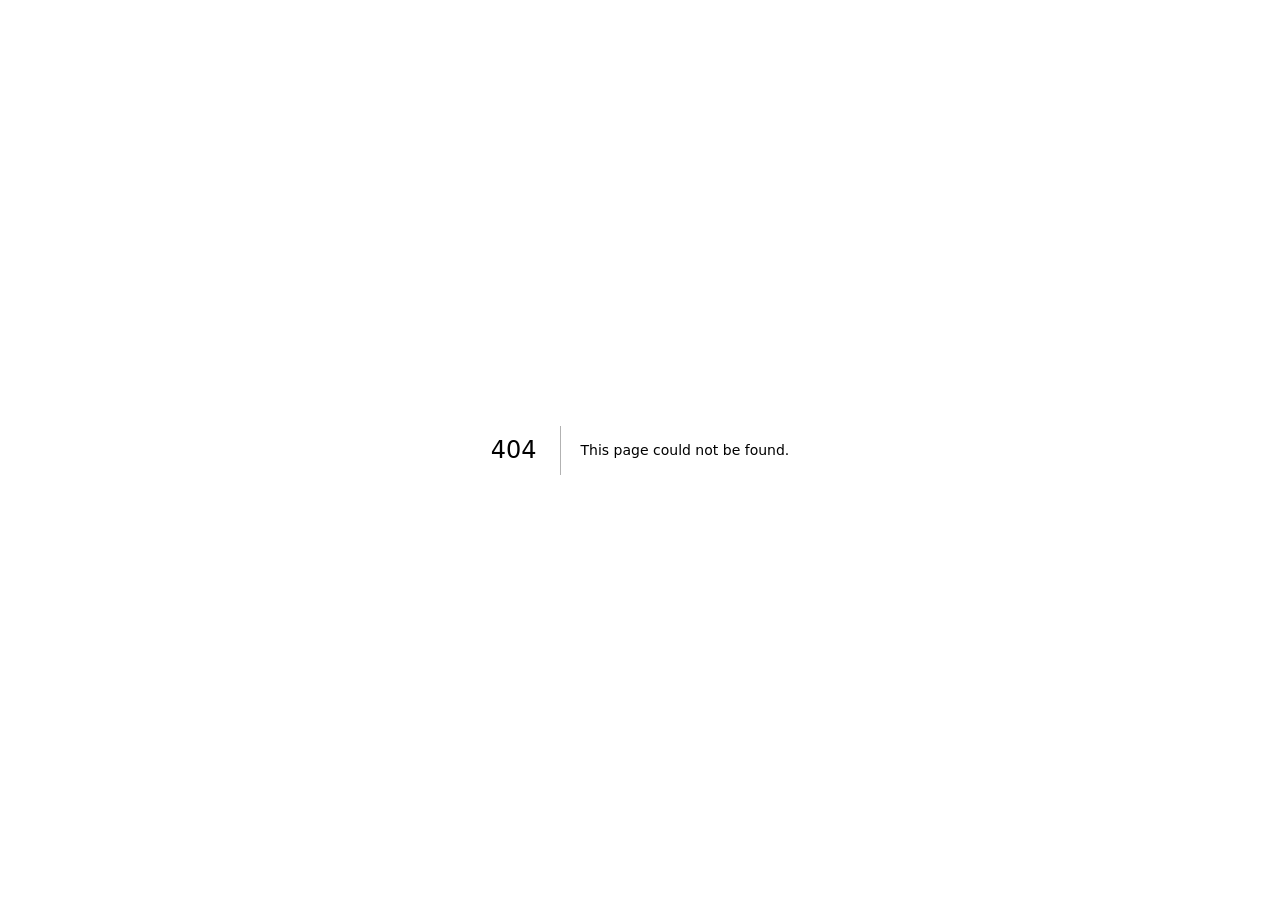
<file: 404/index.html>
<!DOCTYPE html><html lang="en" data-theme="light"><head><meta charSet="utf-8"/><meta name="viewport" content="width=device-width, initial-scale=1"/><link rel="stylesheet" href="/_next/static/chunks/2oezmll8r1l6e.css" data-precedence="next"/><link rel="preload" as="script" fetchPriority="low" href="/_next/static/chunks/310vm2bl3xxpt.js"/><script src="/_next/static/chunks/1f0m_nyksetzr.js" async=""></script><script src="/_next/static/chunks/1rj7ns8rte9vc.js" async=""></script><script src="/_next/static/chunks/3be3wo2rhu_d4.js" async=""></script><script src="/_next/static/chunks/turbopack-0hzkn0ux1ddr5.js" async=""></script><script src="/_next/static/chunks/0h2qsuyze9ds1.js" async=""></script><meta name="robots" content="noindex"/><meta name="theme-color" content="#fafaf8" media="(prefers-color-scheme: light)"/><meta name="theme-color" content="#101010" media="(prefers-color-scheme: dark)"/><title>Shivang Khandelwal - Full-Stack Engineer</title><meta name="description" content="Full-stack engineer with 2+ years of experience at Oracle Procurement Cloud. Solo builder of DevLens, codebase intelligence for AI agents. Open to full-time roles, remote or Bangalore."/><link rel="author" href="https://shivang2607.com"/><meta name="author" content="Shivang Khandelwal"/><meta name="keywords" content="Shivang Khandelwal,full-stack engineer,Oracle,DevLens,AI agents,MCP,React,Next.js,Node.js,portfolio"/><meta name="creator" content="Shivang Khandelwal"/><meta name="robots" content="index, follow"/><meta name="googlebot" content="index, follow, max-image-preview:large"/><link rel="canonical" href="https://shivang2607.com/"/><meta property="og:title" content="Shivang Khandelwal - Full-Stack Engineer"/><meta property="og:description" content="Full-stack engineer with 2+ years of experience at Oracle Procurement Cloud. Solo builder of DevLens, codebase intelligence for AI agents. Open to full-time roles, remote or Bangalore."/><meta property="og:url" content="https://shivang2607.com/"/><meta property="og:site_name" content="Shivang Khandelwal"/><meta property="og:locale" content="en_US"/><meta property="og:type" content="profile"/><meta name="twitter:card" content="summary_large_image"/><meta name="twitter:title" content="Shivang Khandelwal - Full-Stack Engineer"/><meta name="twitter:description" content="Full-stack engineer with 2+ years of experience at Oracle Procurement Cloud. Solo builder of DevLens, codebase intelligence for AI agents. Open to full-time roles, remote or Bangalore."/><link rel="icon" href="/icon.svg?icon.36lumgwgehj-3.svg" sizes="any" type="image/svg+xml"/><meta name="next-size-adjust" content=""/><title>404: This page could not be found.</title><script>(()=>{try{const t=localStorage.getItem("theme");if(t==="dark"||t==="light")document.documentElement.dataset.theme=t;else document.documentElement.dataset.theme="light";}catch(e){document.documentElement.dataset.theme="light";}})();</script><script type="application/ld+json">{"@context":"https://schema.org","@graph":[{"@type":"Person","@id":"https://shivang2607.com/#person","name":"Shivang Khandelwal","url":"https://shivang2607.com","email":"mailto:shivangkh26@gmail.com","jobTitle":"Full-Stack Engineer","description":"Full-stack engineer with 2+ years of experience at Oracle Procurement Cloud. Solo builder of DevLens, codebase intelligence for AI agents. Open to full-time roles, remote or Bangalore.","worksFor":{"@type":"Organization","name":"Oracle","department":"Procurement Cloud"},"alumniOf":{"@type":"CollegeOrUniversity","name":"Indian Institute of Information Technology (IIIT), Surat"},"address":{"@type":"PostalAddress","addressCountry":"IN"},"knowsAbout":["JavaScript","TypeScript","Python","SQL","C++","HTML","CSS","React.js","Next.js","Tailwind CSS","Zustand","Node.js","Cloudflare Workers/D1","Firebase","Supabase","Vercel","Redis","Qdrant","RAG pipelines","Embeddings","MCP","AI agent tooling"],"sameAs":["https://github.com/shivang2607","https://www.linkedin.com/in/shivang-khandelwal-0a58951bb","https://github.com/devlensio/devlensOSS","https://www.npmjs.com/package/@devlensio/cli"]},{"@type":"WebSite","@id":"https://shivang2607.com/#website","url":"https://shivang2607.com","name":"Shivang Khandelwal","description":"Full-stack engineer with 2+ years of experience at Oracle Procurement Cloud. Solo builder of DevLens, codebase intelligence for AI agents. Open to full-time roles, remote or Bangalore.","publisher":{"@id":"https://shivang2607.com/#person"},"inLanguage":"en"},{"@type":"SoftwareSourceCode","@id":"https://shivang2607.com/#project-devlens","name":"DevLens","description":"Analyze your repo once. Your AI agent then queries a precomputed code graph through MCP, with ranked files, call flow, impact, and security, instead of re-reading your codebase file by file.","url":"https://github.com/devlensio/devlensOSS","author":{"@id":"https://shivang2607.com/#person"},"keywords":"TypeScript, React, Node.js, Bun, MCP, OpenAI, Next.js, Supabase, Postgres","codeRepository":"https://github.com/devlensio/devlensOSS","programmingLanguage":["TypeScript","JavaScript","Python"],"runtimePlatform":"Node.js","license":"https://www.gnu.org/licenses/agpl-3.0"},{"@type":"SoftwareApplication","@id":"https://shivang2607.com/#project-aniversehd","name":"AniverseHD","description":"Founded and led the product end-to-end, covering idea, architecture, and roughly 80% of the build. Scaled a streaming platform to 20,000+ daily visitors before archiving it at peak to focus on DevLens.","url":"https://github.com/shivang2607","author":{"@id":"https://shivang2607.com/#person"},"keywords":"Next.js, Python, Qdrant, Redis, Firebase, Cloudflare","applicationCategory":"MultimediaApplication","operatingSystem":"Web"},{"@type":"ItemList","@id":"https://shivang2607.com/#agents","name":"AI agents and coding tools used by Shivang Khandelwal","itemListElement":[{"@type":"ListItem","position":1,"item":{"@type":"SoftwareApplication","name":"Claude Code","applicationCategory":"DeveloperApplication"}},{"@type":"ListItem","position":2,"item":{"@type":"SoftwareApplication","name":"Hermes","applicationCategory":"DeveloperApplication"}},{"@type":"ListItem","position":3,"item":{"@type":"SoftwareApplication","name":"OpenAI Codex","applicationCategory":"DeveloperApplication"}},{"@type":"ListItem","position":4,"item":{"@type":"SoftwareApplication","name":"Pi.DEV","applicationCategory":"DeveloperApplication"}}]}]}</script><script src="/_next/static/chunks/0cz1d0mv5g_q7.js" noModule=""></script></head><body class="bricolage_grotesque_9d91b8bf-module__4pkBmW__variable archivo_c50fddcf-module__xTJHDW__variable jetbrains_mono_80bdd358-module__UtJNba__variable min-h-screen flex flex-col antialiased"><div hidden=""><!--$--><!--/$--></div><div style="font-family:system-ui,&quot;Segoe UI&quot;,Roboto,Helvetica,Arial,sans-serif,&quot;Apple Color Emoji&quot;,&quot;Segoe UI Emoji&quot;;height:100vh;text-align:center;display:flex;flex-direction:column;align-items:center;justify-content:center"><div><style>body{color:#000;background:#fff;margin:0}.next-error-h1{border-right:1px solid rgba(0,0,0,.3)}@media (prefers-color-scheme:dark){body{color:#fff;background:#000}.next-error-h1{border-right:1px solid rgba(255,255,255,.3)}}</style><h1 class="next-error-h1" style="display:inline-block;margin:0 20px 0 0;padding:0 23px 0 0;font-size:24px;font-weight:500;vertical-align:top;line-height:49px">404</h1><div style="display:inline-block"><h2 style="font-size:14px;font-weight:400;line-height:49px;margin:0">This page could not be found.</h2></div></div></div><!--$--><!--/$--><script src="/_next/static/chunks/310vm2bl3xxpt.js" id="_R_" async=""></script><script>(self.__next_f=self.__next_f||[]).push([0])</script><script>self.__next_f.push([1,"1:\"$Sreact.fragment\"\n8:I[68027,[\"/_next/static/chunks/0h2qsuyze9ds1.js\"],\"default\",1]\n:HL[\"/_next/static/chunks/2oezmll8r1l6e.css\",\"style\"]\n2:Td80,{\"@context\":\"https://schema.org\",\"@graph\":[{\"@type\":\"Person\",\"@id\":\"https://shivang2607.com/#person\",\"name\":\"Shivang Khandelwal\",\"url\":\"https://shivang2607.com\",\"email\":\"mailto:shivangkh26@gmail.com\",\"jobTitle\":\"Full-Stack Engineer\",\"description\":\"Full-stack engineer with 2+ years of experience at Oracle Procurement Cloud. Solo builder of DevLens, codebase intelligence for AI agents. Open to full-time roles, remote or Bangalore.\",\"worksFor\":{\"@type\":\"Organization\",\"name\":\"Oracle\",\"department\":\"Procurement Cloud\"},\"alumniOf\":{\"@type\":\"CollegeOrUniversity\",\"name\":\"Indian Institute of Information Technology (IIIT), Surat\"},\"address\":{\"@type\":\"PostalAddress\",\"addressCountry\":\"IN\"},\"knowsAbout\":[\"JavaScript\",\"TypeScript\",\"Python\",\"SQL\",\"C++\",\"HTML\",\"CSS\",\"React.js\",\"Next.js\",\"Tailwind CSS\",\"Zustand\",\"Node.js\",\"Cloudflare Workers/D1\",\"Firebase\",\"Supabase\",\"Vercel\",\"Redis\",\"Qdrant\",\"RAG pipelines\",\"Embeddings\",\"MCP\",\"AI agent tooling\"],\"sameAs\":[\"https://github.com/shivang2607\",\"https://www.linkedin.com/in/shivang-khandelwal-0a58951bb\",\"https://github.com/devlensio/devlensOSS\",\"https://www.npmjs.com/package/@devlensio/cli\"]},{\"@type\":\"WebSite\",\"@id\":\"https://shivang2607.com/#website\",\"url\":\"https://shivang2607.com\",\"name\":\"Shivang Khandelwal\",\"description\":\"Full-stack engineer with 2+ years of experience at Oracle Procurement Cloud. Solo builder of DevLens, codebase intelligence for AI agents. Open to full-time roles, remote or Bangalore.\",\"publisher\":{\"@id\":\"https://shivang2607.com/#person\"},\"inLanguage\":\"en\"},{\"@type\":\"SoftwareSourceCode\",\"@id\":\"https://shivang2607.com/#project-devlens\",\"name\":\"DevLens\",\"description\":\"Analyze your repo once. Your AI agent then queries a precomputed code graph through MCP, with ranked files, call flow, impact, and security, instead of re-reading your codebase file by file.\",\"url\":\"https://github.com/devlensio/devlensOSS\",\"author\":{\"@id\":\"https://shivang2607.com/#person\"},\"keywords\":\"TypeScript, React, Node.js, Bun, MCP, OpenAI, Next.js, Supabase, Postgres\",\"codeRepository\":\"https://github.com/devlensio/devlensOSS\",\"programmingLanguage\":[\"TypeScript\",\"JavaScript\",\"Python\"],\"runtimePlatform\":\"Node.js\",\"license\":\"https://www.gnu.org/licenses/agpl-3.0\"},{\"@type\":\"SoftwareApplication\",\"@id\":\"https://shivang2607.com/#project-aniversehd\",\"name\":\"AniverseHD\",\"description\":\"Founded and led the product end-to-end, covering idea, architecture, and roughly 80% of the build. Scaled a streaming platform to 20,000+ daily visitors before archiving it at peak to focus on DevLens.\",\"url\":\"https://github.com/shivang2607\",\"author\":{\"@id\":\"https://shivang2607.com/#person\"},\"keywords\":\"Next.js, Python, Qdrant, Redis, Firebase, Cloudflare\",\"applicationCategory\":\"MultimediaApplication\",\"operatingSystem\":\"Web\"},{\"@type\":\"ItemList\",\"@id\":\"https://shivang2607.com/#agents\",\"name\":\"AI agents and coding tools used by Shivang Khandelwal\",\"itemListElement\":[{\"@type\":\"ListItem\",\"position\":1,\"item\":{\"@type\":\"SoftwareApplication\",\"name\":\"Claude Code\",\"applicationCategory\":\"DeveloperApplication\"}},{\"@type\":\"ListItem\",\"position\":2,\"item\":{\"@type\":\"SoftwareApplication\",\"name\":\"Hermes\",\"applicationCategory\":\"DeveloperApplication\"}},{\"@type\":\"ListItem\",\"position\":3,\"item\":{\"@type\":\"SoftwareApplication\",\"name\":\"OpenAI Codex\",\"applicationCategory\":\"DeveloperApplication\"}},{\"@type\":\"ListItem\",\"position\":4,\"item\":{\"@type\":\"SoftwareApplication\",\"name\":\"Pi.DEV\",\"applicationCategory\":\"DeveloperApplication\"}}]}]}6:X\n0:{\"P\":null,\"c\":[\"\",\"_not-found\",\"\"],\"q\":\"\",\"i\":false,\"f\":[[[\"\",{\"children\":[\"/_not-found\",{\"children\":[\"__PAGE__\",{},\"$undefined\",\"$undefined\",4608]},\"$undefined\",\"$undefined\",4608]},\"$undefined\",\"$undefined\",4624],[[\"$\",\"$1\",\"c\",{\"children\":[[[\"$\",\"link\",\"0\",{\"rel\":\"stylesheet\",\"href\":\"/_next/static/chunks/2oezmll8r1l6e.css\",\"precedence\":\"next\",\"crossOrigin\":\"$undefined\",\"nonce\":\"$undefined\"}],[\"$\",\"script\",\"script-0\",{\"src\":\"/_next/static/chunks/0h2qsuyze9ds1.js\",\"async\":true,\"nonce\":\"$undefined\"}]],[\"$\",\"html\",null,{\"lang\":\"en\",\"data-theme\":\"light\",\"suppressHydrationWarning\":true,\"children\":[[\"$\",\"head\",null,{\"children\":[[\"$\",\"script\",null,{\"dangerouslySetInnerHTML\":{\"__html\":\"(()=\u003e{try{const t=localStorage.getItem(\\\"theme\\\");if(t===\\\"dark\\\"||t===\\\"light\\\")document.documentElement.dataset.theme=t;else document.documentElement.dataset.theme=\\\"light\\\";}catch(e){document.documentElement.dataset.theme=\\\"light\\\";}})();\"}}],[\"$\",\"script\",null,{\"type\":\"application/ld+json\",\"dangerouslySetInnerHTML\":{\"__html\":\"$2\"}}]]}],\"$L3\"]}]]}],{\"children\":[\"$L4\",{\"children\":[\"$L5\",{},null,false,null]},null,false,\"$6\"]},null,false,null],\"$L7\",false]],\"m\":\"$undefined\",\"G\":[\"$8\",[\"$L9\"]],\"S\":true,\"h\":null,\"r\":\"$undefined\",\"s\":\"$undefined\",\"a\":\"$undefined\",\"l\":\"$undefined\",\"p\":\"$undefined\",\"d\":\"$undefined\",\"b\":\"48OfxK6T0Tepe6R2QDJz2\"}\na:I[39756,[\"/_next/static/chunks/0h2qsuyze9ds1.js\"],\"default\"]\nb:I[37457,[\"/_next/static/chunks/0h2qsuyze9ds1.js\"],\"default\"]\nc:I[97367,[\"/_next/static/chunks/0h2qsuyze9ds1.js\"],\"OutletBoundary\"]\nd:\"$Sreact.suspense\"\nf:I[97367,[\"/_next/static/chunks/0h2qsuyze9ds1.js\"],\"ViewportBoundary\"]\n11:I[97367,[\"/_next/static/chunks/0h2qsuyze9ds1.js\"],\"MetadataBoundary\"]\n3:[\"$\",\"body\",null,{\"className\":\"bricolage_grotesque_9d91b8bf-module__4pkBmW__variable archivo_c50fddcf-module__xTJHDW__variable jetbrains_mono_80bdd358-module__UtJNba__variable min-h-screen flex flex-col antialiased\",\"children\":[\"$\",\"$La\",null,{\"parallelRouterKey\":\"children\",\"error\":\"$undefined\",\"errorStyles\":\"$undefined\",\"errorScripts\":\"$undefined\",\"template\":[\"$\",\"$Lb\",null,{}],\"templateStyles\":\"$undefined\",\"templateScripts\":\"$undefined\",\"notFound\":[[[\"$\",\"title\",null,{\"children\":\"404: This page could not be found.\"}],[\"$\",\"div\",null,{\"style\":{\"fontFamily\":\"system-ui,\\\"Segoe UI\\\",Roboto,Helvetica,Arial,sans-serif,\\\"Apple Color Emoji\\\",\\\"Segoe UI Emoji\\\"\",\"height\":\"100vh\",\"textAlign\":\"center\",\"display\":\"flex\",\"flexDirection\":\"column\",\"alignItems\":\"center\",\"justifyContent\":\"center\"},\"children\":[\"$\",\"div\",null,{\"children\":[[\"$\",\"style\",null,{\"dangerouslySetInnerHTML\":{\"__html\":\"body{color:#000;background:#fff;margin:0}.next-error-h1{border-right:1px solid rgba(0,0,0,.3)}@media (prefers-color-scheme:dark){body{color:#fff;background:#000}.next-error-h1{border-right:1px solid rgba(255,255,255,.3)}}\"}}],[\"$\",\"h1\",null,{\"className\":\"next-error-h1\",\"style\":{\"display\":\"inline-block\",\"margin\":\"0 20px 0 0\",\"padding\":\"0 23px 0 0\",\"fontSize\":24,\"fontWeight\":500,\"verticalAlign\":\"top\",\"lineHeight\":\"49px\"},\"children\":404}],[\"$\",\"div\",null,{\"style\":{\"display\":\"inline-block\"},\"children\":[\"$\",\"h2\",null,{\"style\":{\"fontSize\":14,\"fontWeight\":400,\"lineHeight\":\"49px\",\"margin\":0},\"children\":\"This page could not be found.\"}]}]]}]}]],[]],\"forbidden\":\"$undefined\",\"unauthorized\":\"$undefined\"}]}]\n4:[\"$\",\"$1\",\"c\",{\"children\":[null,[\"$\",\"$La\",null,{\"parallelRouterKey\":\"children\",\"error\":\"$undefined\",\"errorStyles\":\"$undefined\",\"errorScripts\":\"$undefined\",\"template\":[\"$\",\"$Lb\",null,{}],\"templateStyles\":\"$undefined\",\"templateScripts\":\"$undefined\",\"notFound\":\"$undefined\",\"forbidden\":\"$undefined\",\"unauthorized\":\"$undefined\"}]]}]\n5:[\"$\",\"$1\",\"c\",{\"children\":[[[\"$\",\"title\",null,{\"children\":\"404: This page could not be found.\"}],[\"$\",\"div\",null,{\"style\":\"$3:props:children:props:notFound:0:1:props:style\",\"children\":[\"$\",\"div\",null,{\"children\":[[\"$\",\"style\",null,{\"dangerouslySetInnerHTML\":{\"__html\":\"body{color:#000;background:#fff;margin:0}.next-error-h1{border-right:1px solid rgba(0,0,0,.3)}@media (prefers-color-scheme:dark){body{color:#fff;background:#000}.next-error-h1{border-right:1px solid rgba(255,255,255,.3)}}\"}}],[\"$\",\"h1\",null,{\"className\":\"next-error-h1\",\"style\":\"$3:props:children:props:notFound:0:1:props:children:props:children:1:props:style\",\"children\":404}],[\"$\",\"div\",null,{\"style\":\"$3:props:children:props:notFound:0:1:props:children:props:children:2:props:style\",\"children\":[\"$\",\"h2\",null,{\"style\":\"$3:props:children:props:notFound:0:1:props:children:props:children:2:props:children:props:style\",\"children\":\"This page could not be found.\"}]}]]}]}]],null,[\"$\",\"$Lc\",null,{\"children\":[\"$\",\"$d\",null,{\"name\":\"Next.MetadataOutlet\",\"children\":\"$@e\"}]}]]}]\n7:[\"$\",\"$1\",\"h\",{\"children\":[[\"$\",\"meta\",null,{\"name\":\"robots\",\"content\":\"noindex\"}],[\"$\",\"$Lf\",null,{\"children\":\"$L10\"}],[\"$\",\"div\",null,{\"hidden\":true,\"children\":[\"$\",\"$L11\",null,{\"children\":[\"$\",\"$d\",null,{\"name\":\"Next.Metadata\",\"children\":\"$L12\"}]}]}],[\"$\",\"meta\",null,{\"name\":\"next-size-adjust\",\"content\":\"\"}]]}]\n9:[\"$\",\"link\",\"0\",{\"rel\":\"stylesheet\",\"href\":\"/_next/static/chunks/2oezmll8r1l6e.css\",\"precedence\":\"next\",\"crossOrigin\":\"$undefined\",\"nonce\":\"$undefined\"}]\n6:C\n10:[[\"$\",\"meta\",\"0\",{\"charSet\":\"utf-8\"}],[\"$\",\"meta\",\"1\",{\"name\":\"viewport\",\"content\":\"width=device-width, initial-scale=1\"}],[\"$\",\"meta\",\"2\",{\"name\":\"theme-color\",\"content\":\"#fafaf8\",\"media\":\"(prefers-color-scheme: light)\"}],[\"$\",\"meta\",\"3\",{\"name\":\"theme-color\",\"content\":\"#101010\",\"media\":\"(prefers-color-scheme: dark)\"}]]\n13:I[27201,[\"/_next/static/chunks/0h2qsuyze9ds1.js\"],\"IconMark\"]\ne:null\n12:[[\"$\",\"title\",\"0\",{\"children\":\"Shivang Khandelwal - Full-Stack Engineer\"}],[\"$\",\"meta\",\"1\",{\"name\":\"description\",\"content\":\"Full-stack engineer with 2+ years of experience at Oracle Procurement Cloud. Solo builder of DevLens, codebase intelligence for AI agents. Open to full-time roles, remote or Bangalore.\"}],[\"$\",\"link\",\"2\",{\"rel\":\"author\",\"href\":\"https://shivang2607.com\"}],[\"$\",\"meta\",\"3\",{\"name\":\"author\",\"content\":\"Shivang Khandelwal\"}],[\"$\",\"meta\",\"4\",{\"name\":\"keywords\",\"content\":\"Shivang Khandelwal,full-stack engineer,Oracle,DevLens,AI agents,MCP,React,Next.js,Node.js,portfolio\"}],[\"$\",\"meta\",\"5\",{\"name\":\"creator\",\"content\":\"Shivang Khandelwal\"}],[\"$\",\"meta\",\"6\",{\"name\":\"robots\",\"content\":\"index, follow\"}],[\"$\",\"meta\",\"7\",{\"name\":\"googlebot\",\"content\":\"index, follow, max-image-preview:large\"}],[\"$\",\"link\",\"8\",{\"rel\":\"canonical\",\"href\":\"https://shivang2607.com/\"}],[\"$\",\"meta\",\"9\",{\"property\":\"og:title\",\"content\":\"Shivang Khandelwal - Full-Stack Engineer\"}],[\"$\",\"meta\",\"10\",{\"property\":\"og:description\",\"content\":\"Full-stack engineer with 2+ years of experience at Oracle Procurement Cloud. Solo builder of DevLens, codebase intelligence for AI agents. Open to full-time roles, remote or Bangalore.\"}],[\"$\",\"meta\",\"11\",{\"property\":\"og:url\",\"content\":\"https://shivang2607.com/\"}],[\"$\",\"meta\",\"12\",{\"property\":\"og:site_name\",\"content\":\"Shivang Khandelwal\"}],[\"$\",\"meta\",\"13\",{\"property\":\"og:locale\",\"content\":\"en_US\"}],[\"$\",\"meta\",\"14\",{\"property\":\"og:type\",\"content\":\"profile\"}],[\"$\",\"meta\",\"15\",{\"name\":\"twitter:card\",\"content\":\"summary_large_image\"}],[\"$\",\"meta\",\"16\",{\"name\":\"twitter:title\",\"content\":\"Shivang Khandelwal - Full-Stack Engineer\"}],[\"$\",\"meta\",\"17\",{\"name\":\"twitter:description\",\"content\":\"Full-stack engineer with 2+ years of experience at Oracle Procurement Cloud. Solo builder of DevLens, codebase intelligence for AI agents. Open to full-time roles, remote or Bangalore.\"}],[\"$\",\"link\",\"18\",{\"rel\":\"icon\",\"href\":\"/icon.svg?icon.36lumgwgehj-3.svg\",\"sizes\":\"any\",\"type\":\"image/svg+xml\"}],[\"$\",\"$L13\",\"19\",{}]]\n"])</script></body></html>
</file>
<file: _next/static/chunks/2oezmll8r1l6e.css>
@font-face{font-family:Bricolage Grotesque;font-style:normal;font-weight:200 800;font-stretch:100%;font-display:swap;src:url(../media/033400d475fad6b1-s.197tvtifbphtu.woff2)format("woff2");unicode-range:U+102-103,U+110-111,U+128-129,U+168-169,U+1A0-1A1,U+1AF-1B0,U+300-301,U+303-304,U+308-309,U+323,U+329,U+1EA0-1EF9,U+20AB}@font-face{font-family:Bricolage Grotesque;font-style:normal;font-weight:200 800;font-stretch:100%;font-display:swap;src:url(../media/26daee0352f50a5f-s.2e115y8-hourl.woff2)format("woff2");unicode-range:U+100-2BA,U+2BD-2C5,U+2C7-2CC,U+2CE-2D7,U+2DD-2FF,U+304,U+308,U+329,U+1D00-1DBF,U+1E00-1E9F,U+1EF2-1EFF,U+2020,U+20A0-20AB,U+20AD-20C4,U+2113,U+2C60-2C7F,U+A720-A7FF}@font-face{font-family:Bricolage Grotesque;font-style:normal;font-weight:200 800;font-stretch:100%;font-display:swap;src:url(../media/017d9bea37084d9b-s.p.41rroleoq1br7.woff2)format("woff2");unicode-range:U+??,U+131,U+152-153,U+2BB-2BC,U+2C6,U+2DA,U+2DC,U+304,U+308,U+329,U+2000-206F,U+20AC,U+2122,U+2191,U+2193,U+2212,U+2215,U+FEFF,U+FFFD}@font-face{font-family:Bricolage Grotesque Fallback;src:local(Arial);ascent-override:88.21%;descent-override:25.61%;line-gap-override:0.0%;size-adjust:105.43%}.bricolage_grotesque_9d91b8bf-module__4pkBmW__className{font-family:Bricolage Grotesque,Bricolage Grotesque Fallback;font-style:normal}.bricolage_grotesque_9d91b8bf-module__4pkBmW__variable{--font-bricolage:"Bricolage Grotesque", "Bricolage Grotesque Fallback"}
@font-face{font-family:Archivo;font-style:normal;font-weight:100 900;font-stretch:100%;font-display:swap;src:url(../media/a2947afc6a06879b-s.1gyfqm5yhhzs7.woff2)format("woff2");unicode-range:U+102-103,U+110-111,U+128-129,U+168-169,U+1A0-1A1,U+1AF-1B0,U+300-301,U+303-304,U+308-309,U+323,U+329,U+1EA0-1EF9,U+20AB}@font-face{font-family:Archivo;font-style:normal;font-weight:100 900;font-stretch:100%;font-display:swap;src:url(../media/651aaf1801011892-s.357dd_6abeqge.woff2)format("woff2");unicode-range:U+100-2BA,U+2BD-2C5,U+2C7-2CC,U+2CE-2D7,U+2DD-2FF,U+304,U+308,U+329,U+1D00-1DBF,U+1E00-1E9F,U+1EF2-1EFF,U+2020,U+20A0-20AB,U+20AD-20C4,U+2113,U+2C60-2C7F,U+A720-A7FF}@font-face{font-family:Archivo;font-style:normal;font-weight:100 900;font-stretch:100%;font-display:swap;src:url(../media/75affa71d1e2f6a7-s.p.17-aodiw50953.woff2)format("woff2");unicode-range:U+??,U+131,U+152-153,U+2BB-2BC,U+2C6,U+2DA,U+2DC,U+304,U+308,U+329,U+2000-206F,U+20AC,U+2122,U+2191,U+2193,U+2212,U+2215,U+FEFF,U+FFFD}@font-face{font-family:Archivo Fallback;src:local(Arial);ascent-override:88.96%;descent-override:21.28%;line-gap-override:0.0%;size-adjust:98.7%}.archivo_c50fddcf-module__xTJHDW__className{font-family:Archivo,Archivo Fallback;font-style:normal}.archivo_c50fddcf-module__xTJHDW__variable{--font-archivo:"Archivo", "Archivo Fallback"}
@font-face{font-family:JetBrains Mono;font-style:normal;font-weight:100 800;font-display:swap;src:url(../media/13bf9871fe164e7f-s.2f7nqdagzwx2-.woff2)format("woff2");unicode-range:U+460-52F,U+1C80-1C8A,U+20B4,U+2DE0-2DFF,U+A640-A69F,U+FE2E-FE2F}@font-face{font-family:JetBrains Mono;font-style:normal;font-weight:100 800;font-display:swap;src:url(../media/cc545e633e20c56d-s.176arc174-8zp.woff2)format("woff2");unicode-range:U+301,U+400-45F,U+490-491,U+4B0-4B1,U+2116}@font-face{font-family:JetBrains Mono;font-style:normal;font-weight:100 800;font-display:swap;src:url(../media/71b036adf157cdcf-s.0bp8oijd_gu96.woff2)format("woff2");unicode-range:U+370-377,U+37A-37F,U+384-38A,U+38C,U+38E-3A1,U+3A3-3FF}@font-face{font-family:JetBrains Mono;font-style:normal;font-weight:100 800;font-display:swap;src:url(../media/89b21bb081cb7469-s.1fby2rem9ngyr.woff2)format("woff2");unicode-range:U+102-103,U+110-111,U+128-129,U+168-169,U+1A0-1A1,U+1AF-1B0,U+300-301,U+303-304,U+308-309,U+323,U+329,U+1EA0-1EF9,U+20AB}@font-face{font-family:JetBrains Mono;font-style:normal;font-weight:100 800;font-display:swap;src:url(../media/3fe682a82f50d426-s.0vfdmo25voy_0.woff2)format("woff2");unicode-range:U+100-2BA,U+2BD-2C5,U+2C7-2CC,U+2CE-2D7,U+2DD-2FF,U+304,U+308,U+329,U+1D00-1DBF,U+1E00-1E9F,U+1EF2-1EFF,U+2020,U+20A0-20AB,U+20AD-20C4,U+2113,U+2C60-2C7F,U+A720-A7FF}@font-face{font-family:JetBrains Mono;font-style:normal;font-weight:100 800;font-display:swap;src:url(../media/70bc3e132a0a741e-s.p.3t6q91iet4nsy.woff2)format("woff2");unicode-range:U+??,U+131,U+152-153,U+2BB-2BC,U+2C6,U+2DA,U+2DC,U+304,U+308,U+329,U+2000-206F,U+20AC,U+2122,U+2191,U+2193,U+2212,U+2215,U+FEFF,U+FFFD}@font-face{font-family:JetBrains Mono Fallback;src:local(Arial);ascent-override:75.79%;descent-override:22.29%;line-gap-override:0.0%;size-adjust:134.59%}.jetbrains_mono_80bdd358-module__UtJNba__className{font-family:JetBrains Mono,JetBrains Mono Fallback;font-style:normal}.jetbrains_mono_80bdd358-module__UtJNba__variable{--font-jetbrains:"JetBrains Mono", "JetBrains Mono Fallback"}
@layer properties{@supports (((-webkit-hyphens:none)) and (not (margin-trim:inline))) or ((-moz-orient:inline) and (not (color:rgb(from red r g b)))){*,:before,:after,::backdrop{--tw-translate-x:0;--tw-translate-y:0;--tw-translate-z:0;--tw-rotate-x:initial;--tw-rotate-y:initial;--tw-rotate-z:initial;--tw-skew-x:initial;--tw-skew-y:initial;--tw-space-y-reverse:0;--tw-border-style:solid;--tw-gradient-position:initial;--tw-gradient-from:#0000;--tw-gradient-via:#0000;--tw-gradient-to:#0000;--tw-gradient-stops:initial;--tw-gradient-via-stops:initial;--tw-gradient-from-position:0%;--tw-gradient-via-position:50%;--tw-gradient-to-position:100%;--tw-leading:initial;--tw-font-weight:initial;--tw-tracking:initial;--tw-ordinal:initial;--tw-slashed-zero:initial;--tw-numeric-figure:initial;--tw-numeric-spacing:initial;--tw-numeric-fraction:initial;--tw-shadow:0 0 #0000;--tw-shadow-color:initial;--tw-shadow-alpha:100%;--tw-inset-shadow:0 0 #0000;--tw-inset-shadow-color:initial;--tw-inset-shadow-alpha:100%;--tw-ring-color:initial;--tw-ring-shadow:0 0 #0000;--tw-inset-ring-color:initial;--tw-inset-ring-shadow:0 0 #0000;--tw-ring-inset:initial;--tw-ring-offset-width:0px;--tw-ring-offset-color:#fff;--tw-ring-offset-shadow:0 0 #0000;--tw-backdrop-blur:initial;--tw-backdrop-brightness:initial;--tw-backdrop-contrast:initial;--tw-backdrop-grayscale:initial;--tw-backdrop-hue-rotate:initial;--tw-backdrop-invert:initial;--tw-backdrop-opacity:initial;--tw-backdrop-saturate:initial;--tw-backdrop-sepia:initial;--tw-duration:initial;--tw-ease:initial;--tw-scale-x:1;--tw-scale-y:1;--tw-scale-z:1;--tw-content:""}}}@layer theme{:root,:host{--font-sans:var(--font-archivo), sans-serif;--font-mono:var(--font-jetbrains), monospace;--color-black:#000;--color-white:#fff;--spacing:.25rem;--container-sm:24rem;--container-lg:32rem;--container-xl:36rem;--container-2xl:42rem;--container-3xl:48rem;--container-6xl:72rem;--text-xs:.75rem;--text-xs--line-height:calc(1 / .75);--text-sm:.875rem;--text-sm--line-height:calc(1.25 / .875);--text-base:1rem;--text-base--line-height:calc(1.5 / 1);--text-lg:1.125rem;--text-lg--line-height:calc(1.75 / 1.125);--text-2xl:1.5rem;--text-2xl--line-height:calc(2 / 1.5);--text-3xl:1.875rem;--text-3xl--line-height:calc(2.25 / 1.875);--text-4xl:2.25rem;--text-4xl--line-height:calc(2.5 / 2.25);--text-5xl:3rem;--text-5xl--line-height:1;--font-weight-medium:500;--font-weight-semibold:600;--tracking-tight:-.025em;--tracking-wider:.05em;--leading-tight:1.25;--leading-snug:1.375;--leading-relaxed:1.625;--radius-lg:.5rem;--radius-xl:.75rem;--ease-out:cubic-bezier(0, 0, .2, 1);--animate-pulse:pulse 2s cubic-bezier(.4, 0, .6, 1) infinite;--blur-sm:8px;--default-transition-duration:.15s;--default-transition-timing-function:cubic-bezier(.4, 0, .2, 1);--default-font-family:var(--font-archivo), sans-serif;--default-mono-font-family:var(--font-jetbrains), monospace}}@layer base{*,:after,:before,::backdrop{box-sizing:border-box;border:0 solid;margin:0;padding:0}::file-selector-button{box-sizing:border-box;border:0 solid;margin:0;padding:0}html,:host{-webkit-text-size-adjust:100%;tab-size:4;line-height:1.5;font-family:var(--default-font-family,-apple-system, BlinkMacSystemFont, "Segoe UI", Roboto, "Helvetica Neue", "Noto Sans", Arial, sans-serif, "Apple Color Emoji", "Segoe UI Emoji", "Segoe UI Symbol", "Noto Color Emoji");font-feature-settings:var(--default-font-feature-settings,normal);font-variation-settings:var(--default-font-variation-settings,normal);-webkit-tap-highlight-color:transparent}hr{height:0;color:inherit;border-top-width:1px}abbr:where([title]){-webkit-text-decoration:underline dotted;text-decoration:underline dotted}h1,h2,h3,h4,h5,h6{font-size:inherit;font-weight:inherit}a{color:inherit;-webkit-text-decoration:inherit;-webkit-text-decoration:inherit;-webkit-text-decoration:inherit;-webkit-text-decoration:inherit;text-decoration:inherit}b,strong{font-weight:bolder}code,kbd,samp,pre{font-family:var(--default-mono-font-family,ui-monospace, SFMono-Regular, Menlo, Monaco, Consolas, "Liberation Mono", "Courier New", monospace);font-feature-settings:var(--default-mono-font-feature-settings,normal);font-variation-settings:var(--default-mono-font-variation-settings,normal);font-size:1em}small{font-size:80%}sub,sup{vertical-align:baseline;font-size:75%;line-height:0;position:relative}sub{bottom:-.25em}sup{top:-.5em}table{text-indent:0;border-color:inherit;border-collapse:collapse}:-moz-focusring:where(:not(iframe)){outline:auto}progress{vertical-align:baseline}summary{display:list-item}ol,ul,menu{list-style:none}img,svg,video,canvas,audio,iframe,embed,object{vertical-align:middle;display:block}img,video{max-width:100%;height:auto}button,input,select,optgroup,textarea{font:inherit;font-feature-settings:inherit;font-variation-settings:inherit;letter-spacing:inherit;color:inherit;opacity:1;background-color:#0000;border-radius:0}::file-selector-button{font:inherit;font-feature-settings:inherit;font-variation-settings:inherit;letter-spacing:inherit;color:inherit;opacity:1;background-color:#0000;border-radius:0}:where(select:is([multiple],[size])) optgroup{font-weight:bolder}:where(select:is([multiple],[size])) optgroup option{padding-inline-start:20px}::file-selector-button{margin-inline-end:4px}::placeholder{opacity:1}@supports (not ((-webkit-appearance:-apple-pay-button))) or (contain-intrinsic-size:1px){::placeholder{color:currentColor}@supports (color:color-mix(in lab, red, red)){::placeholder{color:color-mix(in oklab, currentcolor 50%, transparent)}}}textarea{resize:vertical}::-webkit-search-decoration{-webkit-appearance:none}::-webkit-date-and-time-value{min-height:1lh;text-align:inherit}::-webkit-datetime-edit{display:inline-flex}::-webkit-datetime-edit-fields-wrapper{padding:0}::-webkit-datetime-edit{padding-block:0}::-webkit-datetime-edit-year-field{padding-block:0}::-webkit-datetime-edit-month-field{padding-block:0}::-webkit-datetime-edit-day-field{padding-block:0}::-webkit-datetime-edit-hour-field{padding-block:0}::-webkit-datetime-edit-minute-field{padding-block:0}::-webkit-datetime-edit-second-field{padding-block:0}::-webkit-datetime-edit-millisecond-field{padding-block:0}::-webkit-datetime-edit-meridiem-field{padding-block:0}::-webkit-calendar-picker-indicator{line-height:1}:-moz-ui-invalid{box-shadow:none}button,input:where([type=button],[type=reset],[type=submit]){appearance:button}::file-selector-button{appearance:button}::-webkit-inner-spin-button{height:auto}::-webkit-outer-spin-button{height:auto}[hidden]:where(:not([hidden=until-found])){display:none!important}}@layer components;@layer utilities{.pointer-events-none{pointer-events:none}.visible{visibility:visible}.sr-only{clip-path:inset(50%);white-space:nowrap;border-width:0;width:1px;height:1px;margin:-1px;padding:0;position:absolute;overflow:hidden}.absolute{position:absolute}.fixed{position:fixed}.relative{position:relative}.static{position:static}.inset-0{inset:0}.inset-x-0{inset-inline:0}.inset-x-1{inset-inline:var(--spacing)}.inset-x-2{inset-inline:calc(var(--spacing) * 2)}.inset-x-5{inset-inline:calc(var(--spacing) * 5)}.inset-y-0{inset-block:0}.top-0{top:0}.top-1\.5{top:calc(var(--spacing) * 1.5)}.top-3{top:calc(var(--spacing) * 3)}.top-6{top:calc(var(--spacing) * 6)}.-bottom-1\.5{bottom:calc(var(--spacing) * -1.5)}.-bottom-3{bottom:calc(var(--spacing) * -3)}.bottom-0{bottom:0}.bottom-8{bottom:calc(var(--spacing) * 8)}.-left-\[37px\]{left:-37px}.z-50{z-index:50}.z-\[100\]{z-index:100}.mx-auto{margin-inline:auto}.mt-0\.5{margin-top:calc(var(--spacing) * .5)}.mt-1{margin-top:var(--spacing)}.mt-2{margin-top:calc(var(--spacing) * 2)}.mt-3{margin-top:calc(var(--spacing) * 3)}.mt-4{margin-top:calc(var(--spacing) * 4)}.mt-5{margin-top:calc(var(--spacing) * 5)}.mt-6{margin-top:calc(var(--spacing) * 6)}.mt-7{margin-top:calc(var(--spacing) * 7)}.mt-8{margin-top:calc(var(--spacing) * 8)}.mt-9{margin-top:calc(var(--spacing) * 9)}.mt-10{margin-top:calc(var(--spacing) * 10)}.mt-12{margin-top:calc(var(--spacing) * 12)}.mt-20{margin-top:calc(var(--spacing) * 20)}.mt-24{margin-top:calc(var(--spacing) * 24)}.mt-\[0\.55rem\]{margin-top:.55rem}.mr-2{margin-right:calc(var(--spacing) * 2)}.mb-3{margin-bottom:calc(var(--spacing) * 3)}.mb-4{margin-bottom:calc(var(--spacing) * 4)}.mb-5{margin-bottom:calc(var(--spacing) * 5)}.mb-6{margin-bottom:calc(var(--spacing) * 6)}.mb-10{margin-bottom:calc(var(--spacing) * 10)}.mb-12{margin-bottom:calc(var(--spacing) * 12)}.mb-14{margin-bottom:calc(var(--spacing) * 14)}.ml-0\.5{margin-left:calc(var(--spacing) * .5)}.ml-1{margin-left:var(--spacing)}.ml-2{margin-left:calc(var(--spacing) * 2)}.block{display:block}.contents{display:contents}.flex{display:flex}.grid{display:grid}.hidden{display:none}.inline-block{display:inline-block}.inline-flex{display:inline-flex}.h-1{height:var(--spacing)}.h-1\.5{height:calc(var(--spacing) * 1.5)}.h-2{height:calc(var(--spacing) * 2)}.h-2\.5{height:calc(var(--spacing) * 2.5)}.h-9{height:calc(var(--spacing) * 9)}.h-10{height:calc(var(--spacing) * 10)}.h-11{height:calc(var(--spacing) * 11)}.h-12{height:calc(var(--spacing) * 12)}.h-14{height:calc(var(--spacing) * 14)}.h-\[1em\]{height:1em}.h-\[288px\]{height:288px}.h-full{height:100%}.h-px{height:1px}.max-h-full{max-height:100%}.min-h-screen{min-height:100vh}.min-h-svh{min-height:100svh}.w-1\.5{width:calc(var(--spacing) * 1.5)}.w-1\/3{width:33.3333%}.w-2{width:calc(var(--spacing) * 2)}.w-2\.5{width:calc(var(--spacing) * 2.5)}.w-3{width:calc(var(--spacing) * 3)}.w-9{width:calc(var(--spacing) * 9)}.w-10{width:calc(var(--spacing) * 10)}.w-\[0\.55em\]{width:.55em}.w-\[4\.5rem\]{width:4.5rem}.w-full{width:100%}.max-w-2xl{max-width:var(--container-2xl)}.max-w-3xl{max-width:var(--container-3xl)}.max-w-6xl{max-width:var(--container-6xl)}.max-w-\[360px\]{max-width:360px}.max-w-lg{max-width:var(--container-lg)}.max-w-sm{max-width:var(--container-sm)}.max-w-xl{max-width:var(--container-xl)}.flex-1{flex:1}.shrink-0{flex-shrink:0}.origin-left{transform-origin:0}.translate-y-\[0\.15em\]{--tw-translate-y:.15em;translate:var(--tw-translate-x) var(--tw-translate-y)}.-rotate-\[2\.2deg\]{rotate:-2.2deg}.rotate-\[1\.4deg\]{rotate:1.4deg}.-skew-x-12{--tw-skew-x:skewX(calc(12deg * -1));transform:var(--tw-rotate-x,) var(--tw-rotate-y,) var(--tw-rotate-z,) var(--tw-skew-x,) var(--tw-skew-y,)}.transform{transform:var(--tw-rotate-x,) var(--tw-rotate-y,) var(--tw-rotate-z,) var(--tw-skew-x,) var(--tw-skew-y,)}.animate-pulse{animation:var(--animate-pulse)}.cursor-pointer{cursor:pointer}.cursor-zoom-out{cursor:zoom-out}.scroll-mt-20{scroll-margin-top:calc(var(--spacing) * 20)}.grid-cols-1{grid-template-columns:repeat(1,minmax(0,1fr))}.grid-cols-2{grid-template-columns:repeat(2,minmax(0,1fr))}.flex-col{flex-direction:column}.flex-wrap{flex-wrap:wrap}.items-center{align-items:center}.items-end{align-items:flex-end}.justify-between{justify-content:space-between}.justify-center{justify-content:center}.gap-1\.5{gap:calc(var(--spacing) * 1.5)}.gap-2{gap:calc(var(--spacing) * 2)}.gap-2\.5{gap:calc(var(--spacing) * 2.5)}.gap-3{gap:calc(var(--spacing) * 3)}.gap-4{gap:calc(var(--spacing) * 4)}.gap-5{gap:calc(var(--spacing) * 5)}.gap-6{gap:calc(var(--spacing) * 6)}.gap-8{gap:calc(var(--spacing) * 8)}.gap-10{gap:calc(var(--spacing) * 10)}.gap-12{gap:calc(var(--spacing) * 12)}.gap-14{gap:calc(var(--spacing) * 14)}.gap-20{gap:calc(var(--spacing) * 20)}.gap-px{gap:1px}:where(.space-y-3>:not(:last-child)){--tw-space-y-reverse:0;margin-block-start:calc(calc(var(--spacing) * 3) * var(--tw-space-y-reverse));margin-block-end:calc(calc(var(--spacing) * 3) * calc(1 - var(--tw-space-y-reverse)))}:where(.space-y-3\.5>:not(:last-child)){--tw-space-y-reverse:0;margin-block-start:calc(calc(var(--spacing) * 3.5) * var(--tw-space-y-reverse));margin-block-end:calc(calc(var(--spacing) * 3.5) * calc(1 - var(--tw-space-y-reverse)))}.gap-x-6{column-gap:calc(var(--spacing) * 6)}.gap-x-7{column-gap:calc(var(--spacing) * 7)}.gap-x-10{column-gap:calc(var(--spacing) * 10)}.gap-y-2{row-gap:calc(var(--spacing) * 2)}.gap-y-4{row-gap:calc(var(--spacing) * 4)}.gap-y-9{row-gap:calc(var(--spacing) * 9)}.gap-y-12{row-gap:calc(var(--spacing) * 12)}.overflow-hidden{overflow:hidden}.overflow-y-auto{overflow-y:auto}.overscroll-contain{overscroll-behavior:contain}.rounded{border-radius:.25rem}.rounded-\[4px\]{border-radius:4px}.rounded-full{border-radius:3.40282e38px}.rounded-lg{border-radius:var(--radius-lg)}.rounded-xl{border-radius:var(--radius-xl)}.border{border-style:var(--tw-border-style);border-width:1px}.border-2{border-style:var(--tw-border-style);border-width:2px}.border-t{border-top-style:var(--tw-border-style);border-top-width:1px}.border-t-2{border-top-style:var(--tw-border-style);border-top-width:2px}.border-b{border-bottom-style:var(--tw-border-style);border-bottom-width:1px}.border-l{border-left-style:var(--tw-border-style);border-left-width:1px}.border-accent{border-color:var(--accent)}.border-line{border-color:var(--line)}.border-transparent{border-color:#0000}.bg-\[\#3fb950\]{background-color:#3fb950}.bg-\[\#3178c6\]{background-color:#3178c6}.bg-accent,.bg-accent\/10{background-color:var(--accent)}@supports (color:color-mix(in lab, red, red)){.bg-accent\/10{background-color:color-mix(in oklab, var(--accent) 10%, transparent)}}.bg-accent\/70{background-color:var(--accent)}@supports (color:color-mix(in lab, red, red)){.bg-accent\/70{background-color:color-mix(in oklab, var(--accent) 70%, transparent)}}.bg-background,.bg-background\/90{background-color:var(--background)}@supports (color:color-mix(in lab, red, red)){.bg-background\/90{background-color:color-mix(in oklab, var(--background) 90%, transparent)}}.bg-ink,.bg-ink\/40{background-color:var(--ink)}@supports (color:color-mix(in lab, red, red)){.bg-ink\/40{background-color:color-mix(in oklab, var(--ink) 40%, transparent)}}.bg-line{background-color:var(--line)}.bg-surface{background-color:var(--surface)}.bg-white{background-color:var(--color-white)}.bg-gradient-to-r{--tw-gradient-position:to right in oklab;background-image:linear-gradient(var(--tw-gradient-stops))}.from-transparent{--tw-gradient-from:transparent;--tw-gradient-stops:var(--tw-gradient-via-stops,var(--tw-gradient-position), var(--tw-gradient-from) var(--tw-gradient-from-position), var(--tw-gradient-to) var(--tw-gradient-to-position))}.via-white\/50{--tw-gradient-via:#ffffff80}@supports (color:color-mix(in lab, red, red)){.via-white\/50{--tw-gradient-via:color-mix(in oklab, var(--color-white) 50%, transparent)}}.via-white\/50{--tw-gradient-via-stops:var(--tw-gradient-position), var(--tw-gradient-from) var(--tw-gradient-from-position), var(--tw-gradient-via) var(--tw-gradient-via-position), var(--tw-gradient-to) var(--tw-gradient-to-position);--tw-gradient-stops:var(--tw-gradient-via-stops)}.to-transparent{--tw-gradient-to:transparent;--tw-gradient-stops:var(--tw-gradient-via-stops,var(--tw-gradient-position), var(--tw-gradient-from) var(--tw-gradient-from-position), var(--tw-gradient-to) var(--tw-gradient-to-position))}.p-2{padding:calc(var(--spacing) * 2)}.p-4{padding:calc(var(--spacing) * 4)}.p-5{padding:calc(var(--spacing) * 5)}.px-2{padding-inline:calc(var(--spacing) * 2)}.px-3{padding-inline:calc(var(--spacing) * 3)}.px-3\.5{padding-inline:calc(var(--spacing) * 3.5)}.px-4{padding-inline:calc(var(--spacing) * 4)}.px-5{padding-inline:calc(var(--spacing) * 5)}.px-6{padding-inline:calc(var(--spacing) * 6)}.px-7{padding-inline:calc(var(--spacing) * 7)}.py-1\.5{padding-block:calc(var(--spacing) * 1.5)}.py-2{padding-block:calc(var(--spacing) * 2)}.py-2\.5{padding-block:calc(var(--spacing) * 2.5)}.py-3{padding-block:calc(var(--spacing) * 3)}.py-3\.5{padding-block:calc(var(--spacing) * 3.5)}.py-4{padding-block:calc(var(--spacing) * 4)}.py-6{padding-block:calc(var(--spacing) * 6)}.py-7{padding-block:calc(var(--spacing) * 7)}.py-16{padding-block:calc(var(--spacing) * 16)}.py-20{padding-block:calc(var(--spacing) * 20)}.pt-0\.5{padding-top:calc(var(--spacing) * .5)}.pt-2{padding-top:calc(var(--spacing) * 2)}.pt-3\.5{padding-top:calc(var(--spacing) * 3.5)}.pt-4{padding-top:calc(var(--spacing) * 4)}.pt-5{padding-top:calc(var(--spacing) * 5)}.pt-8{padding-top:calc(var(--spacing) * 8)}.pb-2{padding-bottom:calc(var(--spacing) * 2)}.pb-4{padding-bottom:calc(var(--spacing) * 4)}.pb-12{padding-bottom:calc(var(--spacing) * 12)}.pb-20{padding-bottom:calc(var(--spacing) * 20)}.pl-8{padding-left:calc(var(--spacing) * 8)}.pl-\[2\.4rem\]{padding-left:2.4rem}.text-left{text-align:left}.text-right{text-align:right}.font-display{font-family:var(--font-bricolage), sans-serif}.font-mono{font-family:var(--font-jetbrains), monospace}.text-2xl{font-size:var(--text-2xl);line-height:var(--tw-leading,var(--text-2xl--line-height))}.text-3xl{font-size:var(--text-3xl);line-height:var(--tw-leading,var(--text-3xl--line-height))}.text-4xl{font-size:var(--text-4xl);line-height:var(--tw-leading,var(--text-4xl--line-height))}.text-base{font-size:var(--text-base);line-height:var(--tw-leading,var(--text-base--line-height))}.text-lg{font-size:var(--text-lg);line-height:var(--tw-leading,var(--text-lg--line-height))}.text-sm{font-size:var(--text-sm);line-height:var(--tw-leading,var(--text-sm--line-height))}.text-xs{font-size:var(--text-xs);line-height:var(--tw-leading,var(--text-xs--line-height))}.text-\[0\.6rem\]{font-size:.6rem}.text-\[0\.8rem\]{font-size:.8rem}.text-\[0\.62rem\]{font-size:.62rem}.text-\[0\.65rem\]{font-size:.65rem}.text-\[0\.78rem\]{font-size:.78rem}.text-\[0\.95rem\]{font-size:.95rem}.text-\[clamp\(1\.9rem\,4vw\,3rem\)\]{font-size:clamp(1.9rem,4vw,3rem)}.text-\[clamp\(2\.1rem\,5\.6vw\,3\.7rem\)\]{font-size:clamp(2.1rem,5.6vw,3.7rem)}.text-\[clamp\(2\.4rem\,7vw\,4\.6rem\)\]{font-size:clamp(2.4rem,7vw,4.6rem)}.text-\[clamp\(2\.9rem\,8\.5vw\,5\.6rem\)\]{font-size:clamp(2.9rem,8.5vw,5.6rem)}.leading-\[0\.98\]{--tw-leading:.98;line-height:.98}.leading-\[1\.02\]{--tw-leading:1.02;line-height:1.02}.leading-\[1\.7\]{--tw-leading:1.7;line-height:1.7}.leading-relaxed{--tw-leading:var(--leading-relaxed);line-height:var(--leading-relaxed)}.leading-snug{--tw-leading:var(--leading-snug);line-height:var(--leading-snug)}.leading-tight{--tw-leading:var(--leading-tight);line-height:var(--leading-tight)}.font-medium{--tw-font-weight:var(--font-weight-medium);font-weight:var(--font-weight-medium)}.font-semibold{--tw-font-weight:var(--font-weight-semibold);font-weight:var(--font-weight-semibold)}.tracking-\[-0\.02em\]{--tw-tracking:-.02em;letter-spacing:-.02em}.tracking-\[-0\.03em\]{--tw-tracking:-.03em;letter-spacing:-.03em}.tracking-\[0\.1em\]{--tw-tracking:.1em;letter-spacing:.1em}.tracking-\[0\.06em\]{--tw-tracking:.06em;letter-spacing:.06em}.tracking-\[0\.12em\]{--tw-tracking:.12em;letter-spacing:.12em}.tracking-\[0\.14em\]{--tw-tracking:.14em;letter-spacing:.14em}.tracking-tight{--tw-tracking:var(--tracking-tight);letter-spacing:var(--tracking-tight)}.tracking-wider{--tw-tracking:var(--tracking-wider);letter-spacing:var(--tracking-wider)}.break-all{word-break:break-all}.text-accent{color:var(--accent)}.text-background{color:var(--background)}.text-ink,.text-ink\/85{color:var(--ink)}@supports (color:color-mix(in lab, red, red)){.text-ink\/85{color:color-mix(in oklab, var(--ink) 85%, transparent)}}.text-ink\/90{color:var(--ink)}@supports (color:color-mix(in lab, red, red)){.text-ink\/90{color:color-mix(in oklab, var(--ink) 90%, transparent)}}.text-muted{color:var(--muted)}.uppercase{text-transform:uppercase}.tabular-nums{--tw-numeric-spacing:tabular-nums;font-variant-numeric:var(--tw-ordinal,) var(--tw-slashed-zero,) var(--tw-numeric-figure,) var(--tw-numeric-spacing,) var(--tw-numeric-fraction,)}.underline{text-decoration-line:underline}.decoration-accent{-webkit-text-decoration-color:var(--accent);-webkit-text-decoration-color:var(--accent);-webkit-text-decoration-color:var(--accent);text-decoration-color:var(--accent)}.decoration-2{text-decoration-thickness:2px}.underline-offset-4{text-underline-offset:4px}.antialiased{-webkit-font-smoothing:antialiased;-moz-osx-font-smoothing:grayscale}.opacity-0{opacity:0}.opacity-70{opacity:.7}.shadow-2xl{--tw-shadow:0 25px 50px -12px var(--tw-shadow-color,#00000040);box-shadow:var(--tw-inset-shadow), var(--tw-inset-ring-shadow), var(--tw-ring-offset-shadow), var(--tw-ring-shadow), var(--tw-shadow)}.shadow-\[0_1px_2px_rgba\(0\,0\,0\,0\.04\)\,0_12px_32px_-16px_rgba\(0\,0\,0\,0\.12\)\]{--tw-shadow:0 1px 2px var(--tw-shadow-color,#0000000a), 0 12px 32px -16px var(--tw-shadow-color,#0000001f);box-shadow:var(--tw-inset-shadow), var(--tw-inset-ring-shadow), var(--tw-ring-offset-shadow), var(--tw-ring-shadow), var(--tw-shadow)}.shadow-\[0_1px_2px_rgba\(0\,0\,0\,0\.05\)\,0_26px_52px_-30px_rgba\(0\,0\,0\,0\.5\)\]{--tw-shadow:0 1px 2px var(--tw-shadow-color,#0000000d), 0 26px 52px -30px var(--tw-shadow-color,#00000080);box-shadow:var(--tw-inset-shadow), var(--tw-inset-ring-shadow), var(--tw-ring-offset-shadow), var(--tw-ring-shadow), var(--tw-shadow)}.shadow-\[0_8px_20px_-14px_rgba\(0\,0\,0\,0\.45\)\]{--tw-shadow:0 8px 20px -14px var(--tw-shadow-color,#00000073);box-shadow:var(--tw-inset-shadow), var(--tw-inset-ring-shadow), var(--tw-ring-offset-shadow), var(--tw-ring-shadow), var(--tw-shadow)}.shadow-\[0_10px_22px_-16px_rgba\(0\,0\,0\,0\.45\)\]{--tw-shadow:0 10px 22px -16px var(--tw-shadow-color,#00000073);box-shadow:var(--tw-inset-shadow), var(--tw-inset-ring-shadow), var(--tw-ring-offset-shadow), var(--tw-ring-shadow), var(--tw-shadow)}.ring-1{--tw-ring-shadow:var(--tw-ring-inset,) 0 0 0 calc(1px + var(--tw-ring-offset-width)) var(--tw-ring-color,currentcolor);box-shadow:var(--tw-inset-shadow), var(--tw-inset-ring-shadow), var(--tw-ring-offset-shadow), var(--tw-ring-shadow), var(--tw-shadow)}.ring-black\/5{--tw-ring-color:#0000000d}@supports (color:color-mix(in lab, red, red)){.ring-black\/5{--tw-ring-color:color-mix(in oklab, var(--color-black) 5%, transparent)}}.backdrop-blur-\[3px\]{--tw-backdrop-blur:blur(3px);-webkit-backdrop-filter:var(--tw-backdrop-blur,) var(--tw-backdrop-brightness,) var(--tw-backdrop-contrast,) var(--tw-backdrop-grayscale,) var(--tw-backdrop-hue-rotate,) var(--tw-backdrop-invert,) var(--tw-backdrop-opacity,) var(--tw-backdrop-saturate,) var(--tw-backdrop-sepia,);backdrop-filter:var(--tw-backdrop-blur,) var(--tw-backdrop-brightness,) var(--tw-backdrop-contrast,) var(--tw-backdrop-grayscale,) var(--tw-backdrop-hue-rotate,) var(--tw-backdrop-invert,) var(--tw-backdrop-opacity,) var(--tw-backdrop-saturate,) var(--tw-backdrop-sepia,)}.backdrop-blur-sm{--tw-backdrop-blur:blur(var(--blur-sm));-webkit-backdrop-filter:var(--tw-backdrop-blur,) var(--tw-backdrop-brightness,) var(--tw-backdrop-contrast,) var(--tw-backdrop-grayscale,) var(--tw-backdrop-hue-rotate,) var(--tw-backdrop-invert,) var(--tw-backdrop-opacity,) var(--tw-backdrop-saturate,) var(--tw-backdrop-sepia,);backdrop-filter:var(--tw-backdrop-blur,) var(--tw-backdrop-brightness,) var(--tw-backdrop-contrast,) var(--tw-backdrop-grayscale,) var(--tw-backdrop-hue-rotate,) var(--tw-backdrop-invert,) var(--tw-backdrop-opacity,) var(--tw-backdrop-saturate,) var(--tw-backdrop-sepia,)}.transition{transition-property:color,background-color,border-color,outline-color,text-decoration-color,fill,stroke,--tw-gradient-from,--tw-gradient-via,--tw-gradient-to,opacity,box-shadow,transform,translate,scale,rotate,filter,-webkit-backdrop-filter,backdrop-filter,display,content-visibility,overlay,pointer-events;transition-timing-function:var(--tw-ease,var(--default-transition-timing-function));transition-duration:var(--tw-duration,var(--default-transition-duration))}.transition-all{transition-property:all;transition-timing-function:var(--tw-ease,var(--default-transition-timing-function));transition-duration:var(--tw-duration,var(--default-transition-duration))}.transition-colors{transition-property:color,background-color,border-color,outline-color,text-decoration-color,fill,stroke,--tw-gradient-from,--tw-gradient-via,--tw-gradient-to;transition-timing-function:var(--tw-ease,var(--default-transition-timing-function));transition-duration:var(--tw-duration,var(--default-transition-duration))}.transition-opacity{transition-property:opacity;transition-timing-function:var(--tw-ease,var(--default-transition-timing-function));transition-duration:var(--tw-duration,var(--default-transition-duration))}.transition-transform{transition-property:transform,translate,scale,rotate;transition-timing-function:var(--tw-ease,var(--default-transition-timing-function));transition-duration:var(--tw-duration,var(--default-transition-duration))}.duration-200{--tw-duration:.2s;transition-duration:.2s}.duration-300{--tw-duration:.3s;transition-duration:.3s}.duration-500{--tw-duration:.5s;transition-duration:.5s}.ease-out{--tw-ease:var(--ease-out);transition-timing-function:var(--ease-out)}.\[perspective\:1500px\]{perspective:1500px}@media (hover:hover){.group-hover\:translate-x-0\.5:is(:where(.group):hover *){--tw-translate-x:calc(var(--spacing) * .5);translate:var(--tw-translate-x) var(--tw-translate-y)}.group-hover\:-translate-y-0\.5:is(:where(.group):hover *){--tw-translate-y:calc(var(--spacing) * -.5);translate:var(--tw-translate-x) var(--tw-translate-y)}.group-hover\:translate-y-1:is(:where(.group):hover *){--tw-translate-y:var(--spacing);translate:var(--tw-translate-x) var(--tw-translate-y)}.group-hover\:scale-110:is(:where(.group):hover *){--tw-scale-x:110%;--tw-scale-y:110%;--tw-scale-z:110%;scale:var(--tw-scale-x) var(--tw-scale-y)}.group-hover\:text-accent:is(:where(.group):hover *){color:var(--accent)}.group-hover\/sheet\:-translate-y-0\.5:is(:where(.group\/sheet):hover *){--tw-translate-y:calc(var(--spacing) * -.5);translate:var(--tw-translate-x) var(--tw-translate-y)}.group-hover\/sheet\:-rotate-\[3\.8deg\]:is(:where(.group\/sheet):hover *){rotate:-3.8deg}.group-hover\/sheet\:rotate-\[2\.8deg\]:is(:where(.group\/sheet):hover *){rotate:2.8deg}.group-hover\/sheet\:opacity-100:is(:where(.group\/sheet):hover *){opacity:1}}.after\:absolute:after{content:var(--tw-content);position:absolute}.after\:-bottom-1:after{content:var(--tw-content);bottom:calc(var(--spacing) * -1)}.after\:left-0:after{content:var(--tw-content);left:0}.after\:h-px:after{content:var(--tw-content);height:1px}.after\:w-full:after{content:var(--tw-content);width:100%}.after\:origin-left:after{content:var(--tw-content);transform-origin:0}.after\:scale-x-0:after{content:var(--tw-content);--tw-scale-x:0%;scale:var(--tw-scale-x) var(--tw-scale-y)}.after\:bg-accent:after{content:var(--tw-content);background-color:var(--accent)}.after\:transition-transform:after{content:var(--tw-content);transition-property:transform,translate,scale,rotate;transition-timing-function:var(--tw-ease,var(--default-transition-timing-function));transition-duration:var(--tw-duration,var(--default-transition-duration))}.after\:duration-300:after{content:var(--tw-content);--tw-duration:.3s;transition-duration:.3s}.after\:content-\[\'\'\]:after{--tw-content:"";content:var(--tw-content)}.last\:pb-0:last-child{padding-bottom:0}@media (hover:hover){.hover\:-translate-y-0\.5:hover{--tw-translate-y:calc(var(--spacing) * -.5);translate:var(--tw-translate-x) var(--tw-translate-y)}.hover\:border-accent:hover,.hover\:border-accent\/60:hover{border-color:var(--accent)}@supports (color:color-mix(in lab, red, red)){.hover\:border-accent\/60:hover{border-color:color-mix(in oklab, var(--accent) 60%, transparent)}}.hover\:text-accent:hover{color:var(--accent)}.hover\:text-ink:hover{color:var(--ink)}.hover\:after\:scale-x-100:hover:after{content:var(--tw-content);--tw-scale-x:100%;scale:var(--tw-scale-x) var(--tw-scale-y)}}@media (min-width:40rem){.sm\:flex{display:flex}.sm\:inline{display:inline}.sm\:inline-flex{display:inline-flex}.sm\:grid-cols-2{grid-template-columns:repeat(2,minmax(0,1fr))}.sm\:grid-cols-3{grid-template-columns:repeat(3,minmax(0,1fr))}.sm\:grid-cols-4{grid-template-columns:repeat(4,minmax(0,1fr))}.sm\:text-\[0\.8rem\]{font-size:.8rem}}@media (min-width:48rem){.md\:sticky{position:sticky}.md\:-inset-x-1\.5{inset-inline:calc(var(--spacing) * -1.5)}.md\:-inset-x-3{inset-inline:calc(var(--spacing) * -3)}.md\:inset-x-8{inset-inline:calc(var(--spacing) * 8)}.md\:top-24{top:calc(var(--spacing) * 24)}.md\:top-28{top:calc(var(--spacing) * 28)}.md\:order-3{order:3}.md\:col-span-2{grid-column:span 2/span 2}.md\:col-span-3{grid-column:span 3/span 3}.md\:col-span-7{grid-column:span 7/span 7}.md\:ml-0{margin-left:0}.md\:block{display:block}.md\:inline{display:inline}.md\:grid-cols-12{grid-template-columns:repeat(12,minmax(0,1fr))}.md\:grid-cols-\[1\.25fr_1fr\]{grid-template-columns:1.25fr 1fr}.md\:grid-cols-\[1fr_1\.6fr\]{grid-template-columns:1fr 1.6fr}.md\:grid-cols-\[180px_1fr\]{grid-template-columns:180px 1fr}.md\:flex-row{flex-direction:row}.md\:items-center{align-items:center}.md\:justify-between{justify-content:space-between}.md\:gap-8{gap:calc(var(--spacing) * 8)}.md\:gap-12{gap:calc(var(--spacing) * 12)}.md\:gap-16{gap:calc(var(--spacing) * 16)}.md\:gap-28{gap:calc(var(--spacing) * 28)}.md\:self-start{align-self:flex-start}.md\:p-6{padding:calc(var(--spacing) * 6)}.md\:p-8{padding:calc(var(--spacing) * 8)}.md\:px-8{padding-inline:calc(var(--spacing) * 8)}.md\:py-24{padding-block:calc(var(--spacing) * 24)}.md\:py-28{padding-block:calc(var(--spacing) * 28)}.md\:text-right{text-align:right}.md\:text-4xl{font-size:var(--text-4xl);line-height:var(--tw-leading,var(--text-4xl--line-height))}.md\:text-5xl{font-size:var(--text-5xl);line-height:var(--tw-leading,var(--text-5xl--line-height))}.md\:text-\[1\.7rem\]{font-size:1.7rem}.md\:text-\[2\.6rem\]{font-size:2.6rem}}@media (min-width:64rem){.lg\:grid-cols-3{grid-template-columns:repeat(3,minmax(0,1fr))}.lg\:grid-cols-4{grid-template-columns:repeat(4,minmax(0,1fr))}.lg\:grid-cols-\[1fr_0\.8fr\]{grid-template-columns:1fr .8fr}.lg\:gap-20{gap:calc(var(--spacing) * 20)}}}:root,:root[data-theme=light]{--background:#fafaf8;--surface:#fff;--ink:#1a1a18;--muted:#6b6a66;--line:#e4e2dc;--accent:#d9480f;--accent-ink:#fff;--graph-node:#1a1a18;--graph-edge:#b5b3ac}:root[data-theme=dark]{--background:#101010;--surface:#181816;--ink:#ecebe7;--muted:#8f8e89;--line:#2a2a27;--accent:#ff6b35;--accent-ink:#101010;--graph-node:#ecebe7;--graph-edge:#3a3a36}html{scroll-behavior:smooth}body{background:var(--background);color:var(--ink);font-family:var(--font-sans);text-rendering:optimizelegibility;-webkit-font-smoothing:antialiased}::selection{background:var(--accent);color:var(--accent-ink)}.rule{border-top:1px solid var(--line)}.resume-page{transition:filter .3s}:root[data-theme=dark] .resume-page{filter:brightness(.87)contrast(1.03)sepia(.08)}:root[data-theme=dark] .resume-stack:hover .resume-page{filter:brightness()}.kicker{font-family:var(--font-mono);letter-spacing:.14em;text-transform:uppercase;color:var(--muted);font-size:.6875rem}:focus-visible{outline:2px solid var(--accent);outline-offset:3px;border-radius:2px}@media (prefers-reduced-motion:reduce){html{scroll-behavior:auto}*,:before,:after{transition-duration:.01ms!important;animation-duration:.01ms!important;animation-iteration-count:1!important}}@property --tw-translate-x{syntax:"*";inherits:false;initial-value:0}@property --tw-translate-y{syntax:"*";inherits:false;initial-value:0}@property --tw-translate-z{syntax:"*";inherits:false;initial-value:0}@property --tw-rotate-x{syntax:"*";inherits:false}@property --tw-rotate-y{syntax:"*";inherits:false}@property --tw-rotate-z{syntax:"*";inherits:false}@property --tw-skew-x{syntax:"*";inherits:false}@property --tw-skew-y{syntax:"*";inherits:false}@property --tw-space-y-reverse{syntax:"*";inherits:false;initial-value:0}@property --tw-border-style{syntax:"*";inherits:false;initial-value:solid}@property --tw-gradient-position{syntax:"*";inherits:false}@property --tw-gradient-from{syntax:"<color>";inherits:false;initial-value:#0000}@property --tw-gradient-via{syntax:"<color>";inherits:false;initial-value:#0000}@property --tw-gradient-to{syntax:"<color>";inherits:false;initial-value:#0000}@property --tw-gradient-stops{syntax:"*";inherits:false}@property --tw-gradient-via-stops{syntax:"*";inherits:false}@property --tw-gradient-from-position{syntax:"<length-percentage>";inherits:false;initial-value:0%}@property --tw-gradient-via-position{syntax:"<length-percentage>";inherits:false;initial-value:50%}@property --tw-gradient-to-position{syntax:"<length-percentage>";inherits:false;initial-value:100%}@property --tw-leading{syntax:"*";inherits:false}@property --tw-font-weight{syntax:"*";inherits:false}@property --tw-tracking{syntax:"*";inherits:false}@property --tw-ordinal{syntax:"*";inherits:false}@property --tw-slashed-zero{syntax:"*";inherits:false}@property --tw-numeric-figure{syntax:"*";inherits:false}@property --tw-numeric-spacing{syntax:"*";inherits:false}@property --tw-numeric-fraction{syntax:"*";inherits:false}@property --tw-shadow{syntax:"*";inherits:false;initial-value:0 0 #0000}@property --tw-shadow-color{syntax:"*";inherits:false}@property --tw-shadow-alpha{syntax:"<percentage>";inherits:false;initial-value:100%}@property --tw-inset-shadow{syntax:"*";inherits:false;initial-value:0 0 #0000}@property --tw-inset-shadow-color{syntax:"*";inherits:false}@property --tw-inset-shadow-alpha{syntax:"<percentage>";inherits:false;initial-value:100%}@property --tw-ring-color{syntax:"*";inherits:false}@property --tw-ring-shadow{syntax:"*";inherits:false;initial-value:0 0 #0000}@property --tw-inset-ring-color{syntax:"*";inherits:false}@property --tw-inset-ring-shadow{syntax:"*";inherits:false;initial-value:0 0 #0000}@property --tw-ring-inset{syntax:"*";inherits:false}@property --tw-ring-offset-width{syntax:"<length>";inherits:false;initial-value:0}@property --tw-ring-offset-color{syntax:"*";inherits:false;initial-value:#fff}@property --tw-ring-offset-shadow{syntax:"*";inherits:false;initial-value:0 0 #0000}@property --tw-backdrop-blur{syntax:"*";inherits:false}@property --tw-backdrop-brightness{syntax:"*";inherits:false}@property --tw-backdrop-contrast{syntax:"*";inherits:false}@property --tw-backdrop-grayscale{syntax:"*";inherits:false}@property --tw-backdrop-hue-rotate{syntax:"*";inherits:false}@property --tw-backdrop-invert{syntax:"*";inherits:false}@property --tw-backdrop-opacity{syntax:"*";inherits:false}@property --tw-backdrop-saturate{syntax:"*";inherits:false}@property --tw-backdrop-sepia{syntax:"*";inherits:false}@property --tw-duration{syntax:"*";inherits:false}@property --tw-ease{syntax:"*";inherits:false}@property --tw-scale-x{syntax:"*";inherits:false;initial-value:1}@property --tw-scale-y{syntax:"*";inherits:false;initial-value:1}@property --tw-scale-z{syntax:"*";inherits:false;initial-value:1}@property --tw-content{syntax:"*";inherits:false;initial-value:""}@keyframes pulse{50%{opacity:.5}}
</file>
